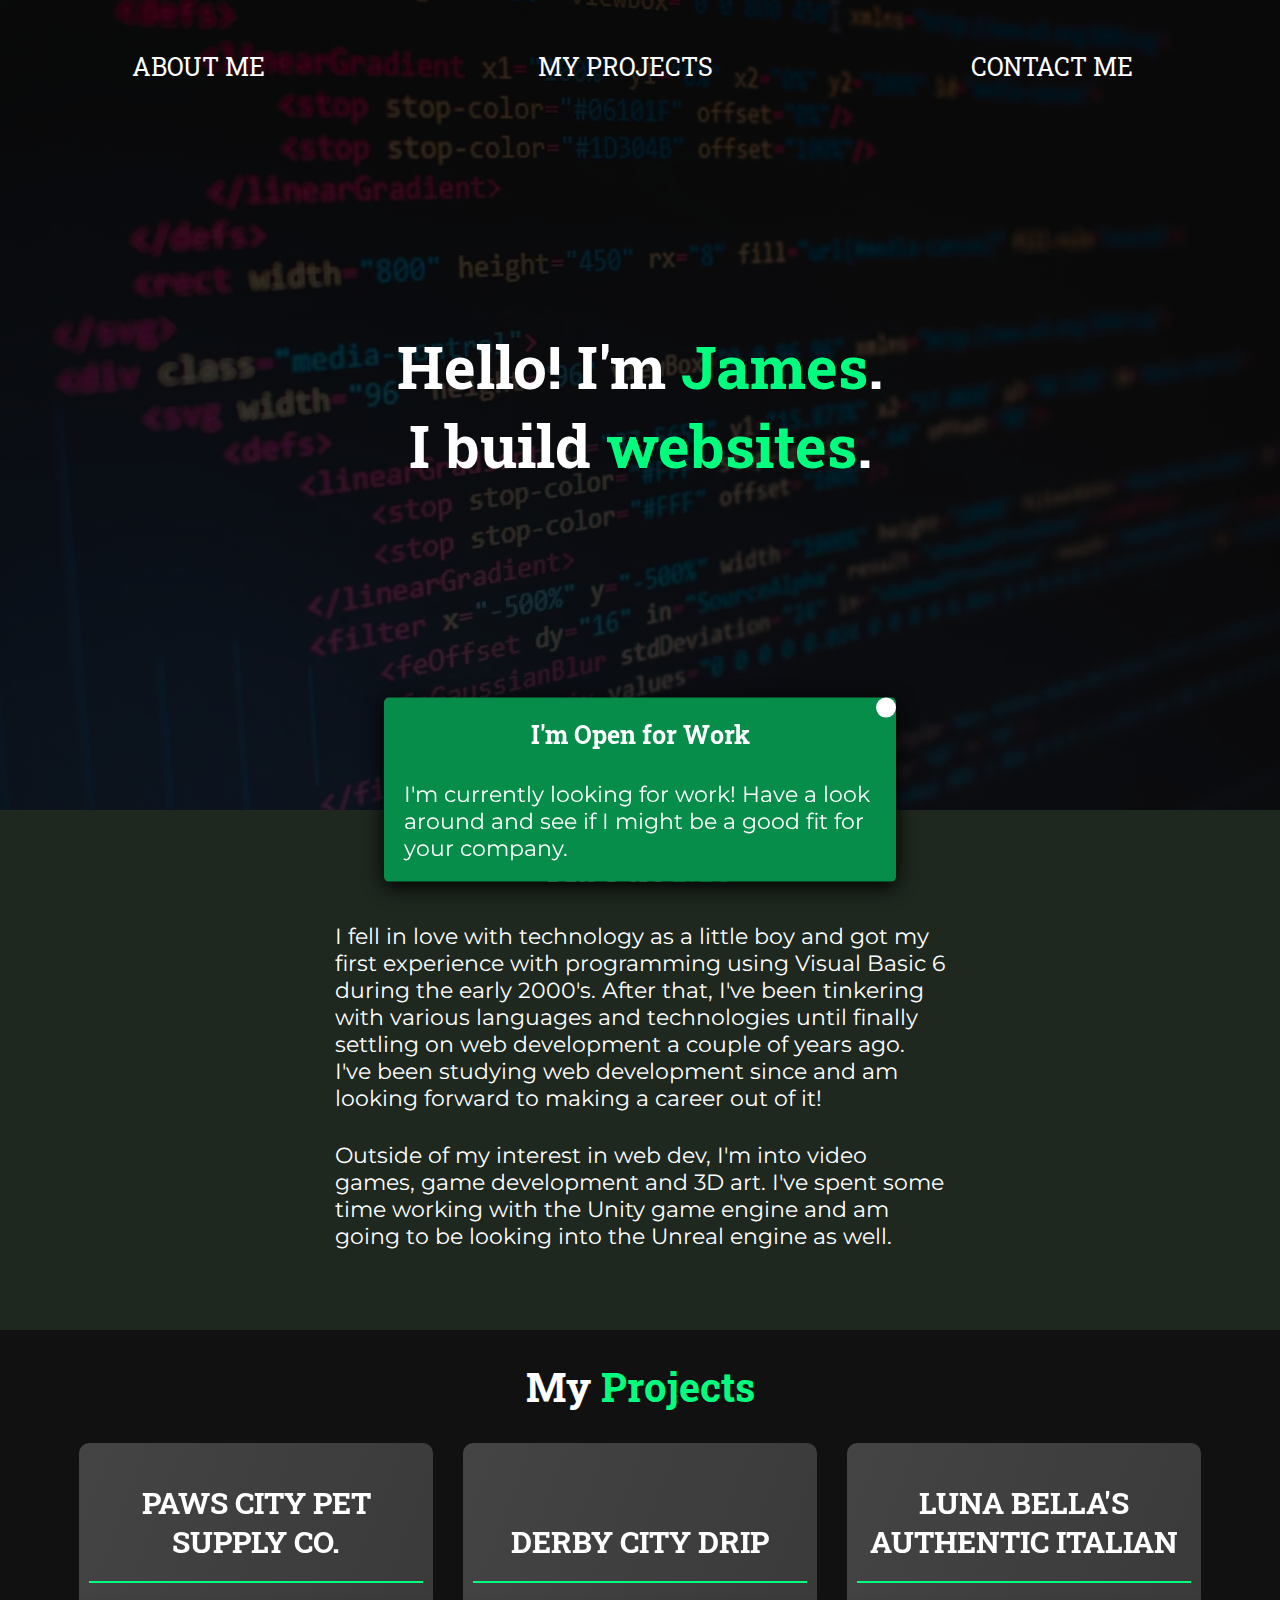
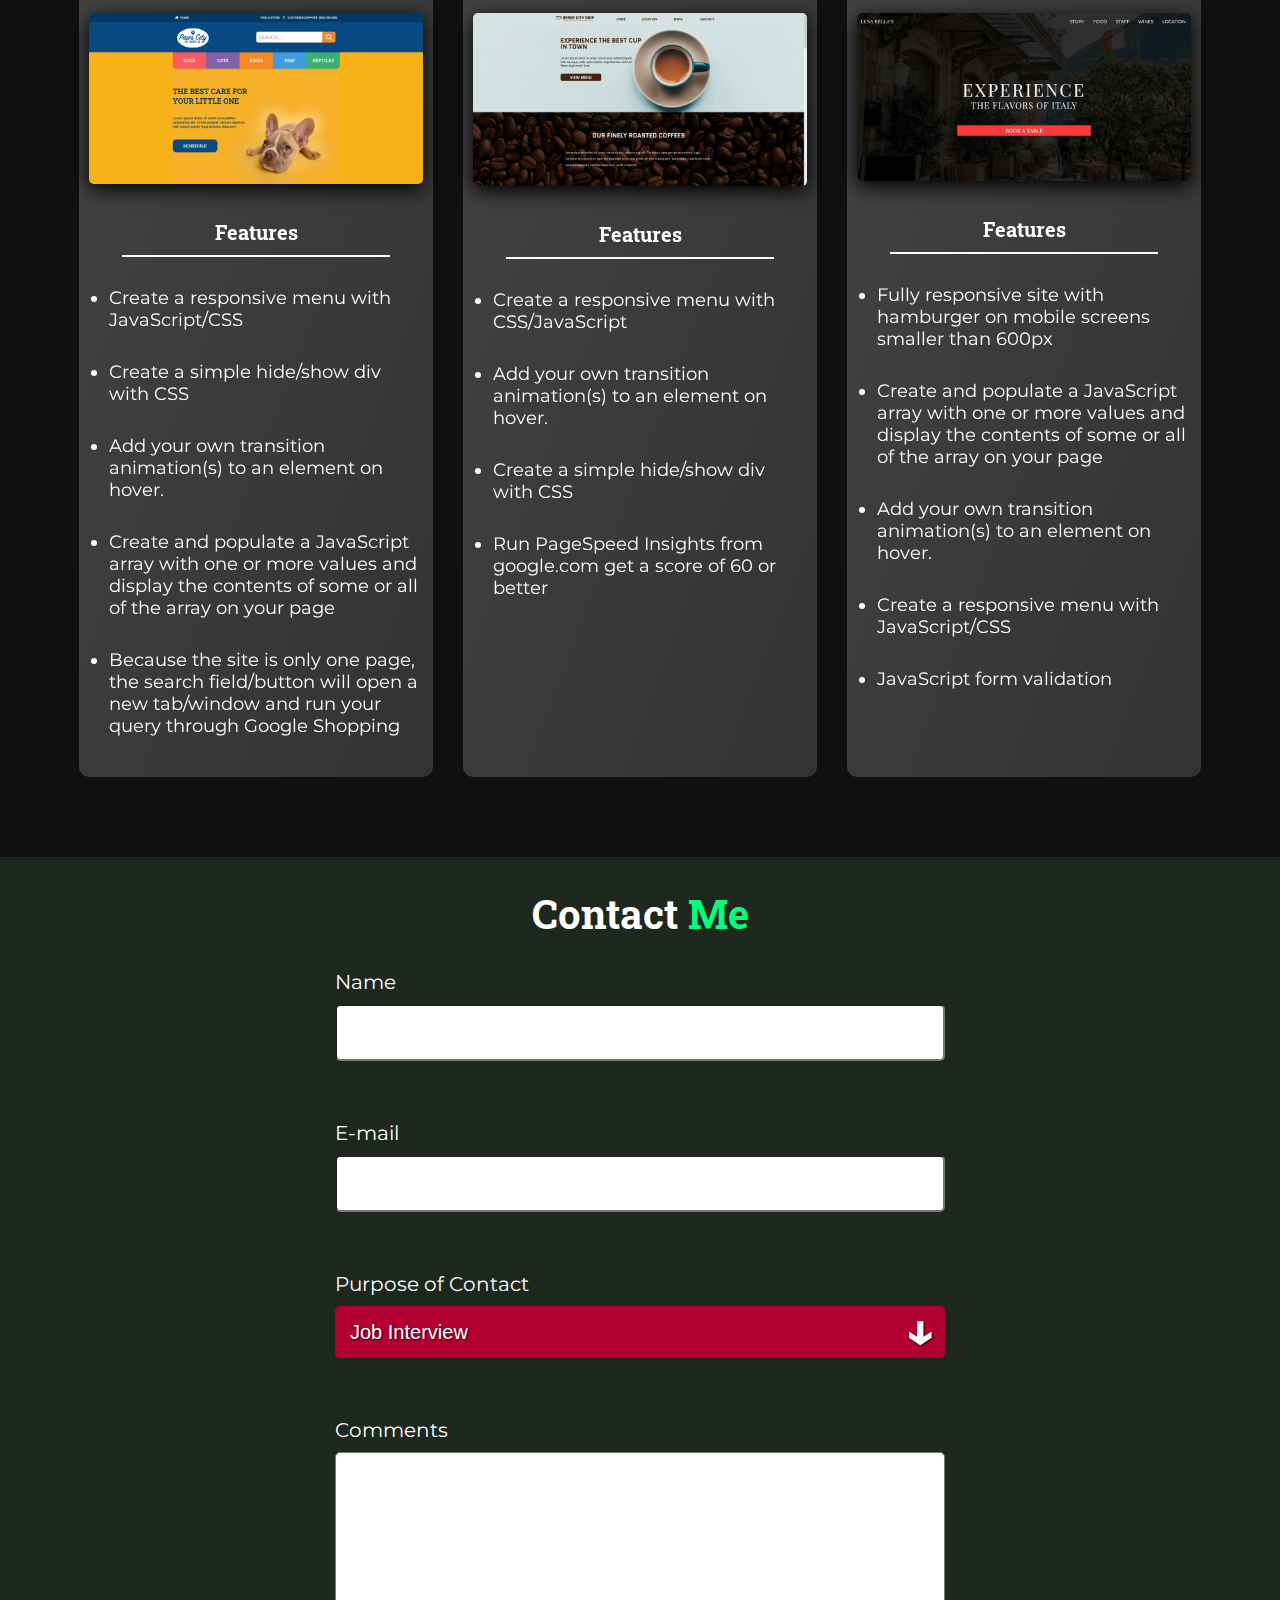
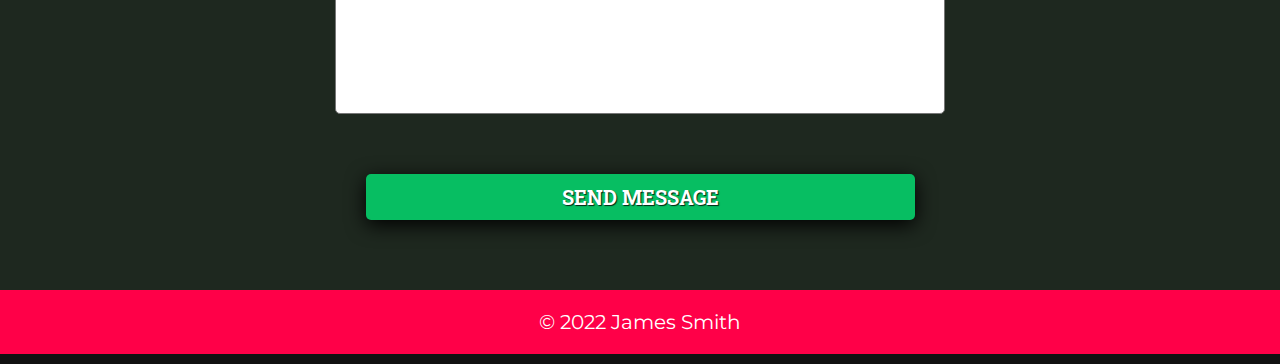
<file: index.html>
<!DOCTYPE html>
<html lang="en">
  <head>
    <meta charset="UTF-8" />
    <meta http-equiv="X-UA-Compatible" content="IE=edge" />
    <meta name="viewport" content="width=device-width, initial-scale=1.0" />

    <link rel="stylesheet" href="css/main.css" />
    <link
      rel="stylesheet"
      href="https://cdnjs.cloudflare.com/ajax/libs/font-awesome/6.2.0/css/all.min.css"
      integrity="sha512-xh6O/CkQoPOWDdYTDqeRdPCVd1SpvCA9XXcUnZS2FmJNp1coAFzvtCN9BmamE+4aHK8yyUHUSCcJHgXloTyT2A=="
      crossorigin="anonymous"
      referrerpolicy="no-referrer"
    />
    <link rel="preconnect" href="https://fonts.googleapis.com" />
    <link rel="preconnect" href="https://fonts.gstatic.com" crossorigin />
    <link
      href="https://fonts.googleapis.com/css2?family=Montserrat:ital,wght@0,100;0,400;0,600;0,900;1,400&family=Roboto+Slab:wght@400;600&display=swap"
      rel="stylesheet"
    />

    <title>Portfolio | Dev by James</title>
  </head>
  <body>
    <header class="hero">
      <div class="content">
        <div class="hamburger">
          <i class="fa-solid fa-bars"></i><i class="fa-solid fa-xmark"></i>
        </div>
        <nav class="main-nav">
          <ul>
            <li><a href="#about-me">About Me</a></li>
            <li><a href="#my-projects">My Projects</a></li>
            <li><a href="#contact-me">Contact Me</a></li>
          </ul>
        </nav>
        <h1>
          Hello! I'm <span class="colored-text">James</span>.<br />
          I build <span class="colored-text">websites</span>.
        </h1>
      </div>
    </header>
    <section class="about-me" id="about-me">
      <div class="content">
        <h2>About <span class="colored-text">Me</span></h2>
        <p>
          I fell in love with technology as a little boy and got my first
          experience with programming using Visual Basic 6 during the early
          2000's. After that, I've been tinkering with various languages and
          technologies until finally settling on web development a couple of
          years ago. I've been studying web development since and am looking
          forward to making a career out of it!
        </p>
        <p>
          Outside of my interest in web dev, I'm into video games, game
          development and 3D art. I've spent some time working with the Unity
          game engine and am going to be looking into the Unreal engine as well.
        </p>
      </div>
    </section>
    <section class="my-projects" id="my-projects">
      <div class="content">
        <h2>My <span class="colored-text">Projects</span></h2>
        <div class="projects-container">
          <div class="project-card">
            <div class="card-front">
              <h3>Paws City Pet Supply Co.</h3>
              <img
                srcset="
                  assets/images/paws-city-photo-sm.png  474w,
                  assets/images/paws-city-photo-md.png  766w,
                  assets/images/paws-city-photo-lg.png 1900w
                "
                sizes="(max-width:600px) 474px,
                       (min-width:601px) and (max-width:999px) 766px,
                       1900px"
                src="assets/images/paws-city-photo-sm.png"
                alt="A screenshot of the Paws City Pet Supply Co. website."
              />
              <h4>Features</h4>
              <ul>
                <li>Create a responsive menu with JavaScript/CSS</li>
                <li>Create a simple hide/show div with CSS</li>
                <li>
                  Add your own transition animation(s) to an element on hover.
                </li>
                <li>
                  Create and populate a JavaScript array with one or more values
                  and display the contents of some or all of the array on your
                  page
                </li>
                <li>
                  Because the site is only one page, the search field/button
                  will open a new tab/window and run your query through Google
                  Shopping
                </li>
              </ul>
            </div>
            <div class="card-back">
              <div class="links">
                <a
                  class="btn"
                  href="paws-city/index.html"
                  target="_blank"
                  rel="noopener noreferrer"
                  >View Site</a
                >
                <a
                  class="btn"
                  href="https://github.com/Kalebur/paws-city-pets"
                  target="_blank"
                  rel="noopener noreferrer"
                  >View GitHub Repo</a
                >
              </div>
            </div>
          </div>
          <div class="project-card">
            <div class="card-front">
              <h3>Derby City Drip</h3>
              <img
                srcset="
                  assets/images/derby-city-sm.png  390w,
                  assets/images/derby-city-md.png  702w,
                  assets/images/derby-city-lg.png 1900w
                "
                sizes="(max-width:600px) 390px,
                       (min-width:601px) and (max-width:999px) 702px,
                       1900px"
                src="assets/images/derby-city-sm.png"
                alt="A screenshot of the Derby City Drip website."
              />
              <h4>Features</h4>
              <ul>
                <li>Create a responsive menu with CSS/JavaScript</li>
                <li>
                  Add your own transition animation(s) to an element on hover.
                </li>
                <li>Create a simple hide/show div with CSS</li>
                <li>
                  Run PageSpeed Insights from google.com get a score of 60 or
                  better
                </li>
              </ul>
            </div>
            <div class="card-back">
              <div class="links">
                <a
                  class="btn"
                  href="derby-city-drip/index.html"
                  target="_blank"
                  rel="noopener noreferrer"
                  >View Site</a
                >
                <a
                  class="btn"
                  href="https://github.com/Kalebur/derby-city-drip"
                  target="_blank"
                  rel="noopener noreferrer"
                  >View GitHub Repo</a
                >
              </div>
            </div>
          </div>
          <div class="project-card">
            <div class="card-front">
              <h3>Luna Bella's Authentic Italian</h3>
              <img
                srcset="
                  assets/images/luna-sm.webp 442w,
                  assets/images/luna-md.webp 726w,
                  assets/images/luna-lg.webp 952w
                "
                sizes="(max-width:600px) 442px,
                       (min-width:601px) and (max-width:999px) 726px,
                       952px"
                src="assets/images/luna-sm.png"
                alt="A screenshot of the Luna Bella's Authentic Italian website."
              />
              <h4>Features</h4>
              <ul>
                <li>
                  Fully responsive site with hamburger on mobile screens smaller
                  than 600px
                </li>
                <li>
                  Create and populate a JavaScript array with one or more values
                  and display the contents of some or all of the array on your
                  page
                </li>
                <li>
                  Add your own transition animation(s) to an element on hover.
                </li>
                <li>Create a responsive menu with JavaScript/CSS</li>
                <li>JavaScript form validation</li>
              </ul>
            </div>
            <div class="card-back">
              <div class="links">
                <a
                  class="btn"
                  href="luna-bellas/index.html"
                  target="_blank"
                  rel="noopener noreferrer"
                  >View Site</a
                >
                <a
                  class="btn"
                  href="https://github.com/Kalebur/luna-bellas-authentic-italian"
                  target="_blank"
                  rel="noopener noreferrer"
                  >View GitHub Repo</a
                >
              </div>
            </div>
          </div>
        </div>
      </div>
    </section>
    <section class="contact-me" id="contact-me">
      <div class="content">
        <form action="javascript:void(0);" method="post">
          <h2>Contact <span class="colored-text">Me</span></h2>
          <div class="input-group">
            <label for="name">Name</label>
            <input
              type="text"
              name="name"
              id="name"
              spellcheck="false"
              autocomplete="name"
              required
            />
            <span class="validation-info"
              >Name must be at least 2 letters.</span
            >
          </div>
          <div class="input-group">
            <label for="email">E-mail</label>
            <input
              type="email"
              name="email"
              id="email"
              spellcheck="false"
              autocomplete="email"
              required
            />
            <span class="validation-info"
              >Please enter a valid e-mail address.</span
            >
          </div>
          <div class="input-group select-group">
            <div class="select-icon">&darr;</div>
            <label for="contact-reason">Purpose of Contact</label>
            <select name="contact-reason" id="contact-reason">
              <option value="job-interview">Job Interview</option>
              <option value="job-offer">Job Offer</option>
              <option value="general-comment">General Comment</option>
            </select>
          </div>
          <div class="input-group">
            <label for="comments">Comments</label>
            <textarea
              name="comments"
              id="comments"
              cols="30"
              rows="10"
              required
            ></textarea>
            <span class="validation-info"
              >Message must be at least 2 letters.</span
            >
          </div>
          <a class="btn" id="btn-send-message" href="#btn-send-message"
            ><span class="message-icon"
              ><i class="fa-solid fa-envelope"></i></span
            ><span class="btn-text">Send Message</span></a
          >
        </form>
      </div>
    </section>
    <div class="alert-box">
      <h3>I'm Open for Work</h3>
      <p>
        I'm currently looking for work! Have a look around and see if I might be
        a good fit for your company.
      </p>
      <div class="close-button"><i class="fa-solid fa-circle-xmark"></i></div>
    </div>
    <footer>&copy; 2022 James Smith</footer>
    <script src="index.js"></script>
  </body>
</html>
</file>
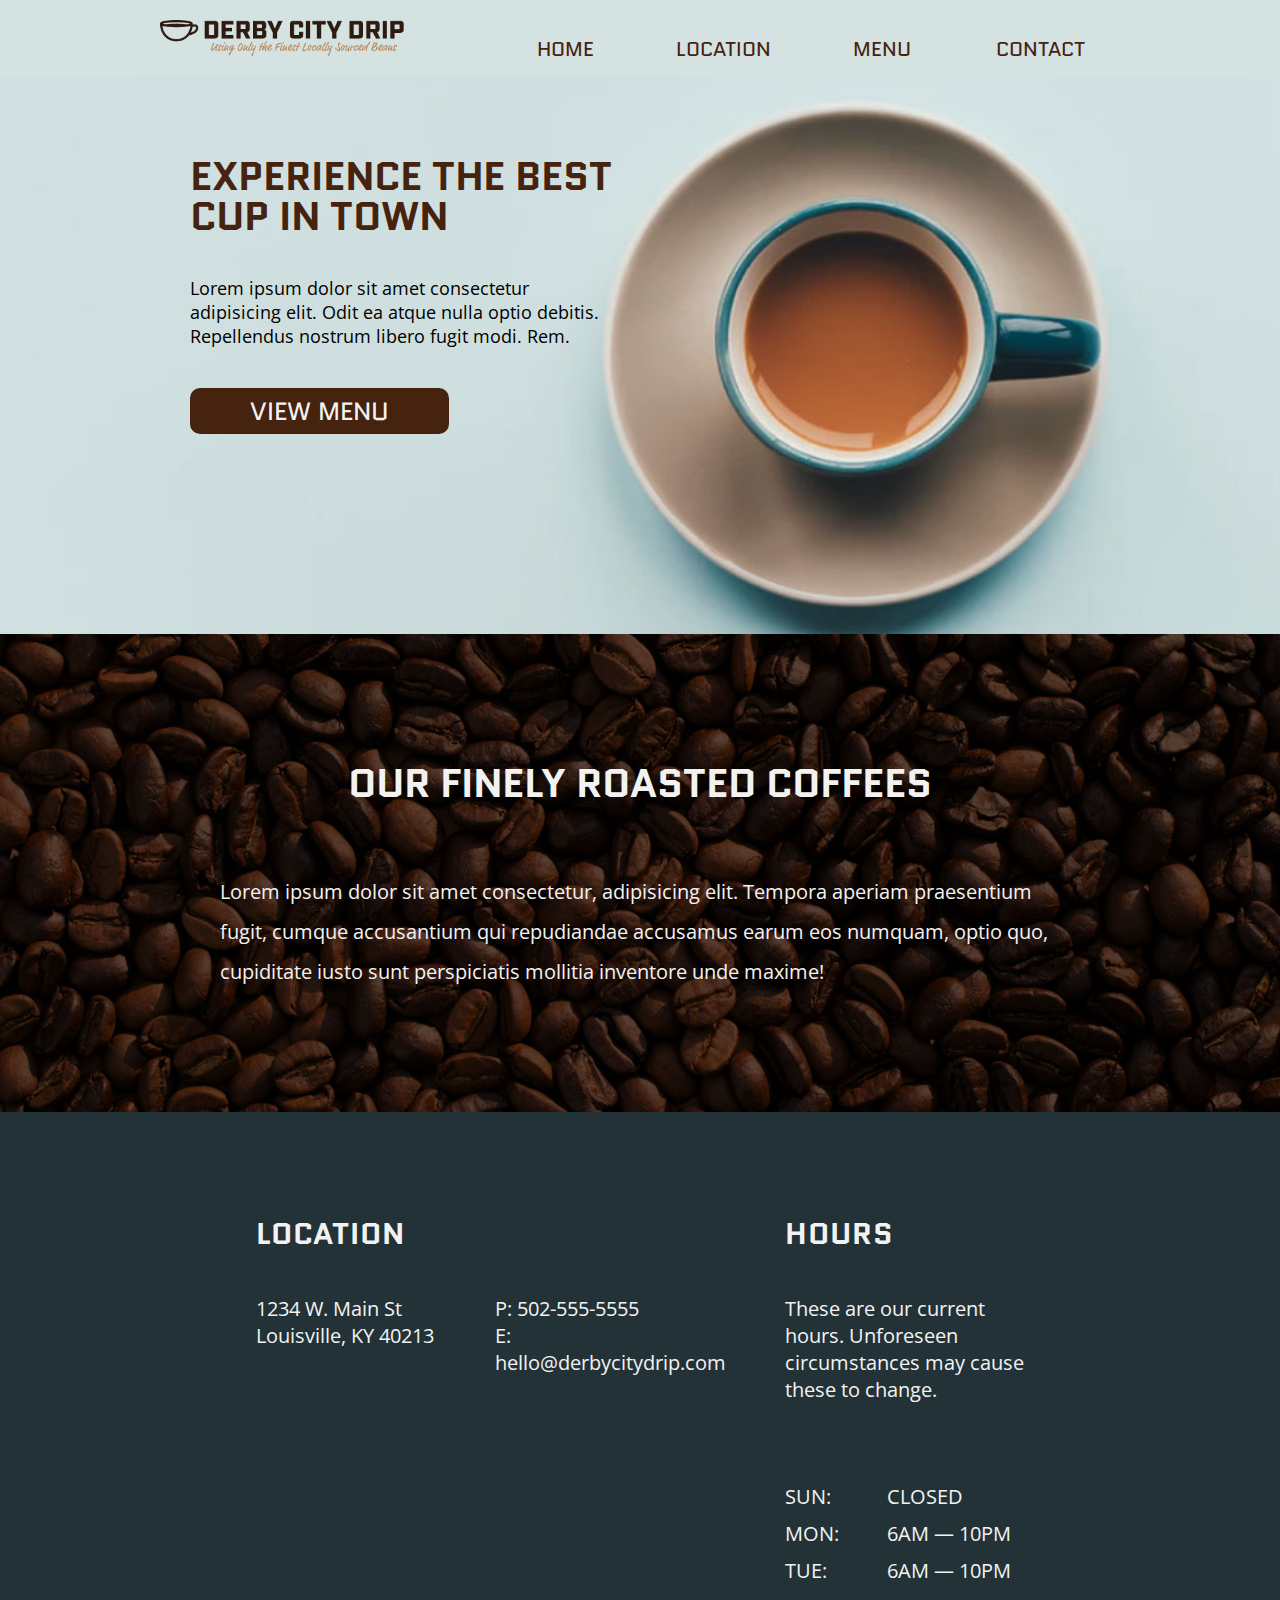
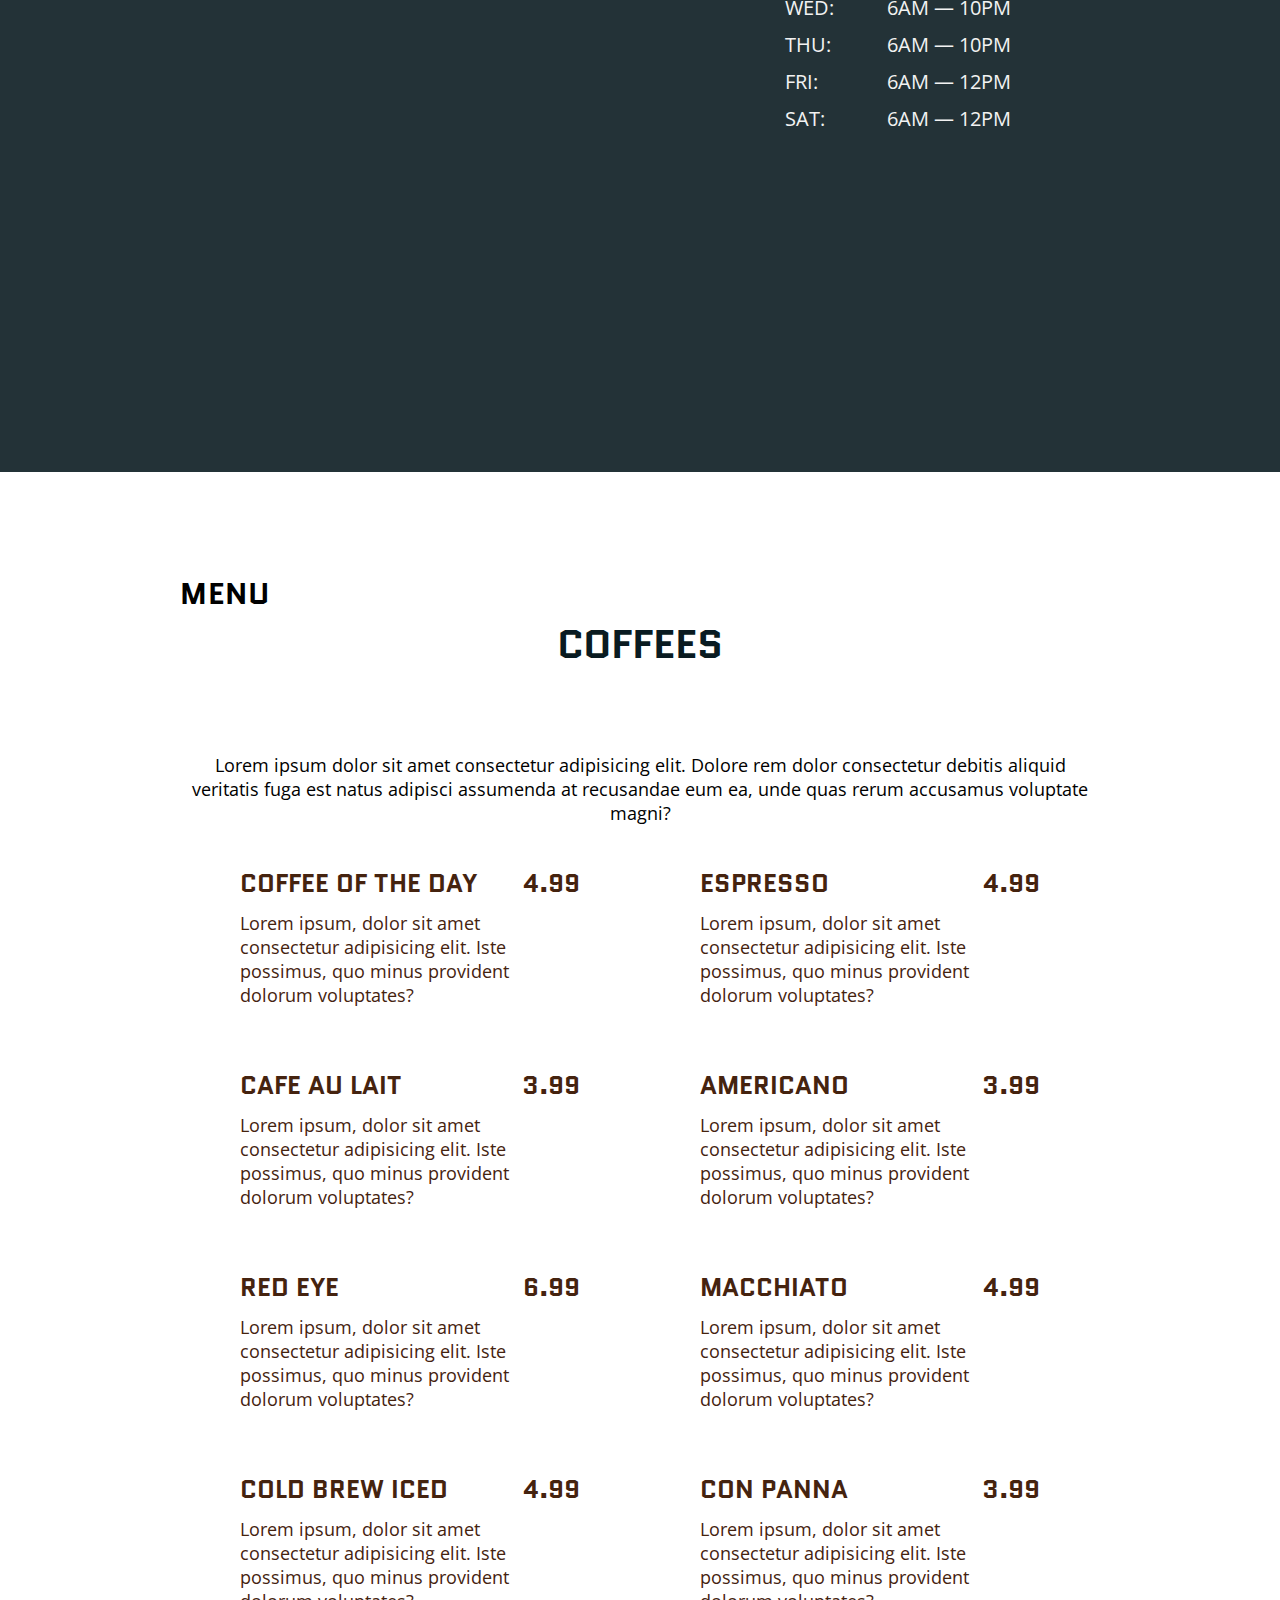
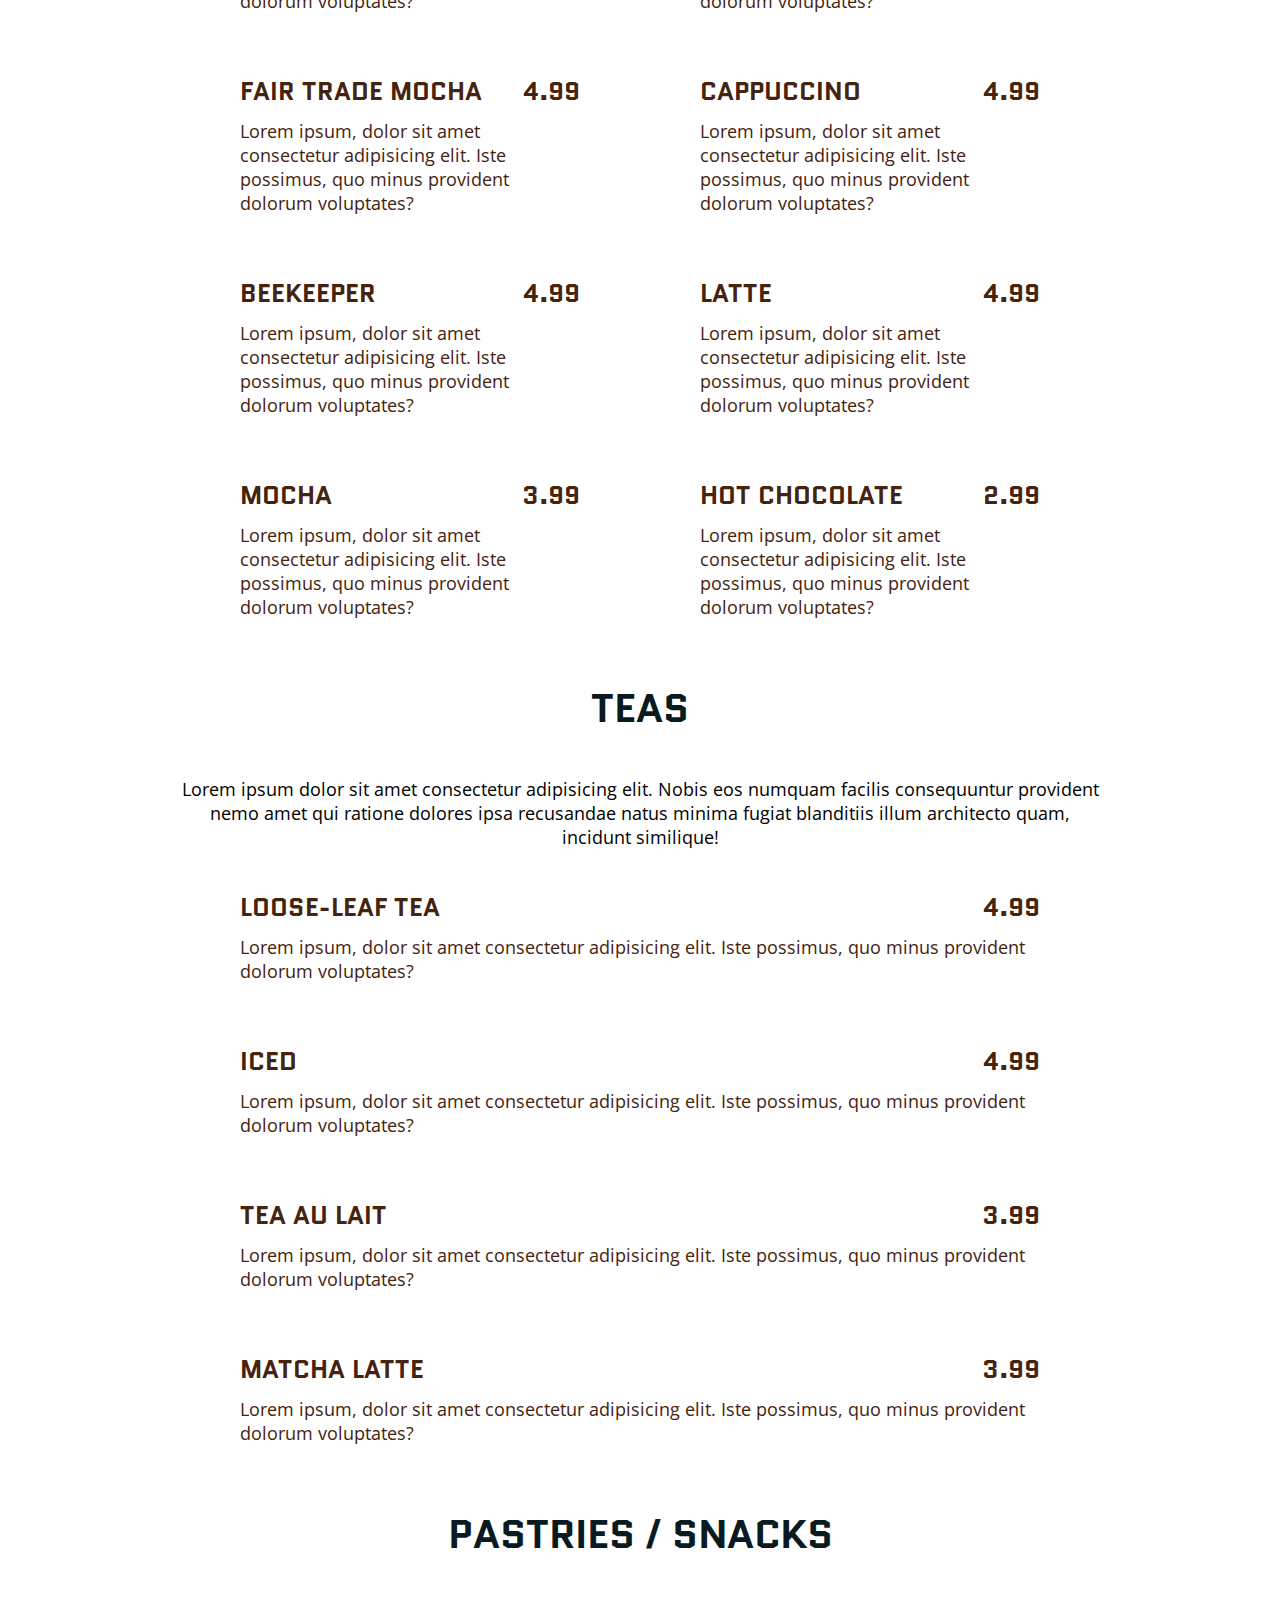
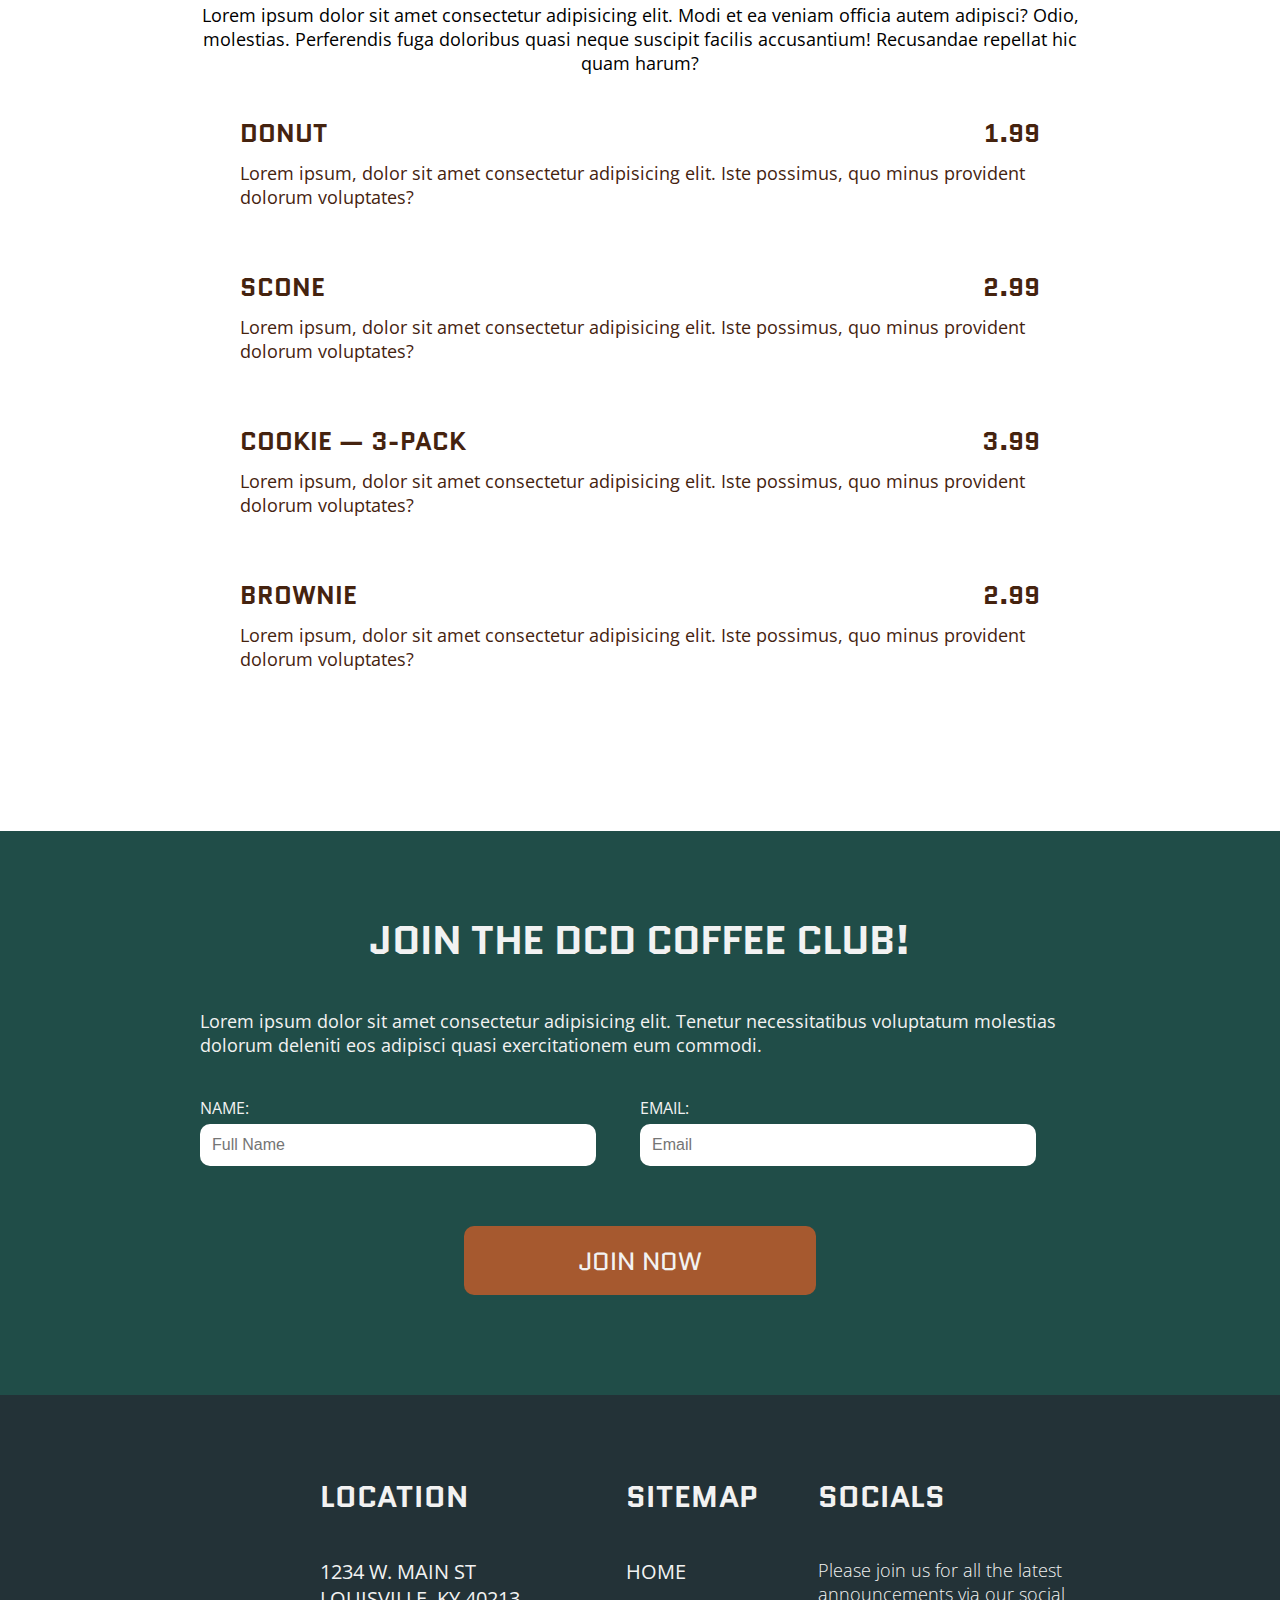
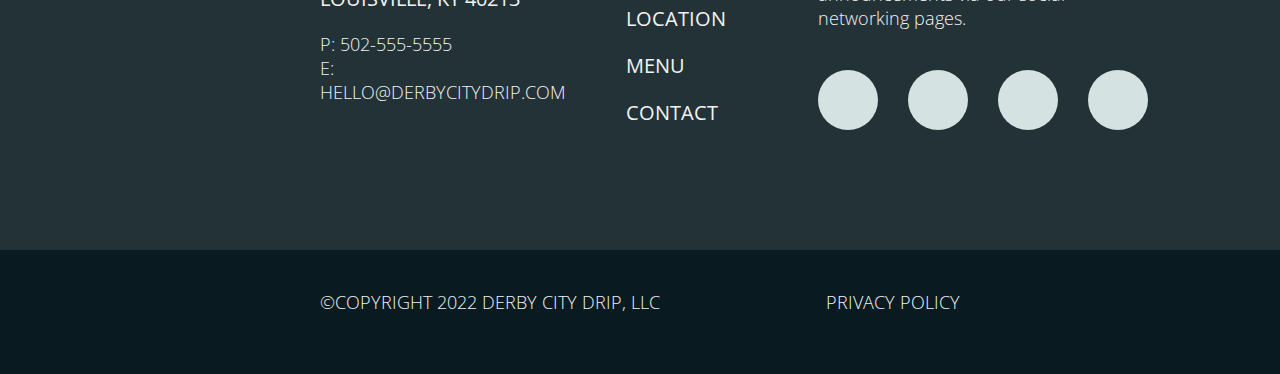
<file: derby-city-drip/index.html>
<!DOCTYPE html>
<html lang="en">
  <head>
    <meta charset="UTF-8" />
    <meta http-equiv="X-UA-Compatible" content="IE=edge" />
    <meta name="viewport" content="width=device-width, initial-scale=1.0" />
    <link rel="preconnect" href="https://fonts.googleapis.com" />
    <link rel="preconnect" href="https://fonts.gstatic.com" crossorigin />
    <link
      href="https://fonts.googleapis.com/css2?family=Open+Sans:ital@0;1&family=Quantico:wght@700&display=swap"
      rel="stylesheet"
    />
    <link
      rel="stylesheet"
      href="https://cdnjs.cloudflare.com/ajax/libs/font-awesome/6.2.0/css/all.min.css"
      integrity="sha512-xh6O/CkQoPOWDdYTDqeRdPCVd1SpvCA9XXcUnZS2FmJNp1coAFzvtCN9BmamE+4aHK8yyUHUSCcJHgXloTyT2A=="
      crossorigin="anonymous"
      referrerpolicy="no-referrer"
    />
    <link rel="stylesheet" href="css/styles.css" />

    <title>Derby City Drip</title>
  </head>
  <body>
    <header id="top">
      <div class="content-area">
        <div class="header-top">
          <img
            src="assets/logos/derbycitydrip-logo.png"
            alt="The logo for Derby City Drip coffee shop."
          />
          <i class="fa-solid fa-bars"></i>
        </div>
        <nav>
          <ul>
            <li class="nav-item">
              <a href="#top">Home</a>
            </li>
            <li class="nav-item">
              <a href="#location">Location</a>
            </li>
            <li class="nav-item">
              <a href="#menu">Menu</a>
            </li>
            <li class="nav-item">
              <a href="#contact">Contact</a>
            </li>
          </ul>
        </nav>
      </div>
    </header>
    <main>
      <section class="hero">
        <div class="content-area">
          <h1>Experience the best cup in town</h1>
          <p>
            Lorem ipsum dolor sit amet consectetur adipisicing elit. Odit ea
            atque nulla optio debitis. Repellendus nostrum libero fugit modi.
            Rem.
          </p>
          <a href="#menu" class="btn btn-brown">
            <span data-device="mobile">Order Online</span>
            <span data-device="tablet-plus">View Menu</span>
          </a>
        </div>
      </section>
      <section class="about-coffees">
        <div class="content-area">
          <h2>Our finely roasted coffees</h2>
          <p>
            Lorem ipsum dolor sit amet consectetur, adipisicing elit. Tempora
            aperiam praesentium fugit, cumque accusantium qui repudiandae
            accusamus earum eos numquam, optio quo, cupiditate iusto sunt
            perspiciatis mollitia inventore unde maxime!
          </p>
        </div>
      </section>
      <section class="hours-location" id="location">
        <div class="content-area">
          <div class="location-info">
            <h2>Location</h2>
            <div class="contact-info">
              <div>
                <p>1234 W. Main St</p>
                <p>Louisville, KY 40213</p>
              </div>

              <div>
                <p>P: 502-555-5555</p>
                <p>E: hello@derbycitydrip.com</p>
              </div>
            </div>
            <iframe
              src="https://www.google.com/maps/embed?pb=!1m18!1m12!1m3!1d3132.937089257635!2d-85.77348438436361!3d38.2577650919959!2m3!1f0!2f0!3f0!3m2!1i1024!2i768!4f13.1!3m3!1m2!1s0x88696d5e98652289%3A0x4cea203be805773!2s1234%20W%20Main%20St%2C%20Louisville%2C%20KY%2040203!5e0!3m2!1sen!2sus!4v1664256308000!5m2!1sen!2sus"
              style="border: 0"
              allowfullscreen=""
              loading="lazy"
              referrerpolicy="no-referrer-when-downgrade"
            ></iframe>
          </div>
          <div class="hours">
            <h2>Hours</h2>
            <p>
              These are our current hours. Unforeseen circumstances may cause
              these to change.
            </p>
            <div class="store-hours">
              <div class="weekdays">
                <p>SUN:</p>
                <p>MON:</p>
                <p>TUE:</p>
                <p>WED:</p>
                <p>THU:</p>
                <p>FRI:</p>
                <p>SAT:</p>
              </div>
              <div class="hours">
                <p>CLOSED</p>
                <p>
                  <time datetime="06:00">6AM</time> &mdash;
                  <time datetime="22:00">10PM</time>
                </p>
                <p>
                  <time datetime="06:00">6AM</time> &mdash;
                  <time datetime="22:00">10PM</time>
                </p>
                <p>
                  <time datetime="06:00">6AM</time> &mdash;
                  <time datetime="22:00">10PM</time>
                </p>
                <p>
                  <time datetime="06:00">6AM</time> &mdash;
                  <time datetime="22:00">10PM</time>
                </p>
                <p>
                  <time datetime="06:00">6AM</time> &mdash;
                  <time datetime="12:00">12PM</time>
                </p>
                <p>
                  <time datetime="06:00">6AM</time> &mdash;
                  <time datetime="12:00">12PM</time>
                </p>
              </div>
            </div>
          </div>
        </div>
      </section>
      <section class="menu" id="menu">
        <div class="content-area">
          <h2 class="sr-only">Menu</h2>
          <div class="coffees">
            <h3>Coffees</h3>
            <p>
              Lorem ipsum dolor sit amet consectetur adipisicing elit. Dolore
              rem dolor consectetur debitis aliquid veritatis fuga est natus
              adipisci assumenda at recusandae eum ea, unde quas rerum accusamus
              voluptate magni?
            </p>
            <!-- <ul></ul> -->
            <div class="menu-item">
              <h4 class="item-name">
                Coffee of the Day <span class="item-price">4.99</span>
              </h4>
              <p class="item-desc">
                Lorem ipsum, dolor sit amet consectetur adipisicing elit. Iste
                possimus, quo minus provident dolorum voluptates?
              </p>
            </div>
            <div class="menu-item">
              <h4 class="item-name">
                Espresso <span class="item-price">4.99</span>
              </h4>
              <p class="item-desc">
                Lorem ipsum, dolor sit amet consectetur adipisicing elit. Iste
                possimus, quo minus provident dolorum voluptates?
              </p>
            </div>
            <div class="menu-item">
              <h4 class="item-name">
                Cafe au Lait <span class="item-price">3.99</span>
              </h4>
              <p class="item-desc">
                Lorem ipsum, dolor sit amet consectetur adipisicing elit. Iste
                possimus, quo minus provident dolorum voluptates?
              </p>
            </div>
            <div class="menu-item">
              <h4 class="item-name">
                Americano <span class="item-price">3.99</span>
              </h4>
              <p class="item-desc">
                Lorem ipsum, dolor sit amet consectetur adipisicing elit. Iste
                possimus, quo minus provident dolorum voluptates?
              </p>
            </div>
            <div class="menu-item">
              <h4 class="item-name">
                Red Eye <span class="item-price">6.99</span>
              </h4>
              <p class="item-desc">
                Lorem ipsum, dolor sit amet consectetur adipisicing elit. Iste
                possimus, quo minus provident dolorum voluptates?
              </p>
            </div>
            <div class="menu-item">
              <h4 class="item-name">
                Macchiato <span class="item-price">4.99</span>
              </h4>
              <p class="item-desc">
                Lorem ipsum, dolor sit amet consectetur adipisicing elit. Iste
                possimus, quo minus provident dolorum voluptates?
              </p>
            </div>
            <div class="menu-item">
              <h4 class="item-name">
                Cold Brew Iced <span class="item-price">4.99</span>
              </h4>
              <p class="item-desc">
                Lorem ipsum, dolor sit amet consectetur adipisicing elit. Iste
                possimus, quo minus provident dolorum voluptates?
              </p>
            </div>
            <div class="menu-item">
              <h4 class="item-name">
                Con Panna <span class="item-price">3.99</span>
              </h4>
              <p class="item-desc">
                Lorem ipsum, dolor sit amet consectetur adipisicing elit. Iste
                possimus, quo minus provident dolorum voluptates?
              </p>
            </div>
            <div class="menu-item">
              <h4 class="item-name">
                Fair Trade Mocha <span class="item-price">4.99</span>
              </h4>
              <p class="item-desc">
                Lorem ipsum, dolor sit amet consectetur adipisicing elit. Iste
                possimus, quo minus provident dolorum voluptates?
              </p>
            </div>
            <div class="menu-item">
              <h4 class="item-name">
                Cappuccino <span class="item-price">4.99</span>
              </h4>
              <p class="item-desc">
                Lorem ipsum, dolor sit amet consectetur adipisicing elit. Iste
                possimus, quo minus provident dolorum voluptates?
              </p>
            </div>
            <div class="menu-item">
              <h4 class="item-name">
                Beekeeper <span class="item-price">4.99</span>
              </h4>
              <p class="item-desc">
                Lorem ipsum, dolor sit amet consectetur adipisicing elit. Iste
                possimus, quo minus provident dolorum voluptates?
              </p>
            </div>
            <div class="menu-item">
              <h4 class="item-name">
                Latte <span class="item-price">4.99</span>
              </h4>
              <p class="item-desc">
                Lorem ipsum, dolor sit amet consectetur adipisicing elit. Iste
                possimus, quo minus provident dolorum voluptates?
              </p>
            </div>
            <div class="menu-item">
              <h4 class="item-name">
                Mocha <span class="item-price">3.99</span>
              </h4>
              <p class="item-desc">
                Lorem ipsum, dolor sit amet consectetur adipisicing elit. Iste
                possimus, quo minus provident dolorum voluptates?
              </p>
            </div>
            <div class="menu-item">
              <h4 class="item-name">
                Hot Chocolate <span class="item-price">2.99</span>
              </h4>
              <p class="item-desc">
                Lorem ipsum, dolor sit amet consectetur adipisicing elit. Iste
                possimus, quo minus provident dolorum voluptates?
              </p>
            </div>
          </div>
          <div class="teas">
            <h3>Teas</h3>
            <p>
              Lorem ipsum dolor sit amet consectetur adipisicing elit. Nobis eos
              numquam facilis consequuntur provident nemo amet qui ratione
              dolores ipsa recusandae natus minima fugiat blanditiis illum
              architecto quam, incidunt similique!
            </p>
            <div class="menu-item">
              <h4 class="item-name">
                Loose-Leaf Tea <span class="item-price">4.99</span>
              </h4>
              <p class="item-desc">
                Lorem ipsum, dolor sit amet consectetur adipisicing elit. Iste
                possimus, quo minus provident dolorum voluptates?
              </p>
            </div>
            <div class="menu-item">
              <h4 class="item-name">
                Iced <span class="item-price">4.99</span>
              </h4>
              <p class="item-desc">
                Lorem ipsum, dolor sit amet consectetur adipisicing elit. Iste
                possimus, quo minus provident dolorum voluptates?
              </p>
            </div>
            <div class="menu-item">
              <h4 class="item-name">
                Tea au Lait <span class="item-price">3.99</span>
              </h4>
              <p class="item-desc">
                Lorem ipsum, dolor sit amet consectetur adipisicing elit. Iste
                possimus, quo minus provident dolorum voluptates?
              </p>
            </div>
            <div class="menu-item">
              <h4 class="item-name">
                Matcha Latte <span class="item-price">3.99</span>
              </h4>
              <p class="item-desc">
                Lorem ipsum, dolor sit amet consectetur adipisicing elit. Iste
                possimus, quo minus provident dolorum voluptates?
              </p>
            </div>
          </div>
          <div class="snacks">
            <h3>Pastries / Snacks</h3>
            <p>
              Lorem ipsum dolor sit amet consectetur adipisicing elit. Modi et
              ea veniam officia autem adipisci? Odio, molestias. Perferendis
              fuga doloribus quasi neque suscipit facilis accusantium!
              Recusandae repellat hic quam harum?
            </p>
          </div>
          <div class="menu-item">
            <h4 class="item-name">
              Donut <span class="item-price">1.99</span>
            </h4>
            <p class="item-desc">
              Lorem ipsum, dolor sit amet consectetur adipisicing elit. Iste
              possimus, quo minus provident dolorum voluptates?
            </p>
          </div>
          <div class="menu-item">
            <h4 class="item-name">
              Scone <span class="item-price">2.99</span>
            </h4>
            <p class="item-desc">
              Lorem ipsum, dolor sit amet consectetur adipisicing elit. Iste
              possimus, quo minus provident dolorum voluptates?
            </p>
          </div>
          <div class="menu-item">
            <h4 class="item-name">
              Cookie &mdash; 3-Pack <span class="item-price">3.99</span>
            </h4>
            <p class="item-desc">
              Lorem ipsum, dolor sit amet consectetur adipisicing elit. Iste
              possimus, quo minus provident dolorum voluptates?
            </p>
          </div>
          <div class="menu-item">
            <h4 class="item-name">
              Brownie <span class="item-price">2.99</span>
            </h4>
            <p class="item-desc">
              Lorem ipsum, dolor sit amet consectetur adipisicing elit. Iste
              possimus, quo minus provident dolorum voluptates?
            </p>
          </div>
        </div>
      </section>
      <section class="coffee-club">
        <div class="content-area">
          <h2>Join the DCD Coffee Club!</h2>
          <p>
            Lorem ipsum dolor sit amet consectetur adipisicing elit. Tenetur
            necessitatibus voluptatum molestias dolorum deleniti eos adipisci
            quasi exercitationem eum commodi.
          </p>
          <form action="javascript:void(0);" class="sign-up-form">
            <label for="full-name">
              Name:
              <input
                type="text"
                name="full-name"
                id="full-name"
                placeholder="Full Name"
                autocomplete="name"
                required
              />
            </label>
            <label for="email">
              Email:
              <input
                type="email"
                name="email"
                id="email"
                placeholder="Email"
                autocomplete="email"
                required
              />
            </label>
            <button class="btn" type="submit">Join Now</button>
          </form>
        </div>
      </section>
    </main>
    <footer>
      <div class="content-area">
        <div class="footer-top" id="contact">
          <div class="location-info">
            <h2>Location</h2>
            <address>
              1234 W. Main St<br />
              Louisville, KY 40213

              <p>P: 502-555-5555</p>
              <p>E: hello@derbycitydrip.com</p>
            </address>
          </div>
          <div class="sitemap">
            <h2>Sitemap</h2>
            <nav aria-label="site">
              <a href="#top">Home</a><a href="#location">Location</a
              ><a href="#menu">Menu</a><a href="#contact">Contact</a>
            </nav>
          </div>
          <div class="social-links">
            <h2>Socials</h2>
            <p>
              Please join us for all the latest announcements via our social
              networking pages.
            </p>
            <div class="social-icons">
              <a href="" class="social-icon"
                ><i class="fa-brands fa-facebook-f"></i
              ></a>
              <a href="" class="social-icon"
                ><i class="fa-brands fa-twitter"></i
              ></a>
              <a href="" class="social-icon"
                ><i class="fa-brands fa-linkedin-in"></i
              ></a>
              <a href="" class="social-icon"
                ><i class="fa-brands fa-tiktok"></i
              ></a>
            </div>
          </div>
        </div>
        <div class="footer-bottom">
          <div class="content-area">
            <p>&copy;Copyright 2022 Derby City Drip, LLC</p>
            <p><a href="#">Privacy Policy</a></p>
          </div>
        </div>
      </div>
    </footer>
    <script src="index.js"></script>
  </body>
</html>
</file>
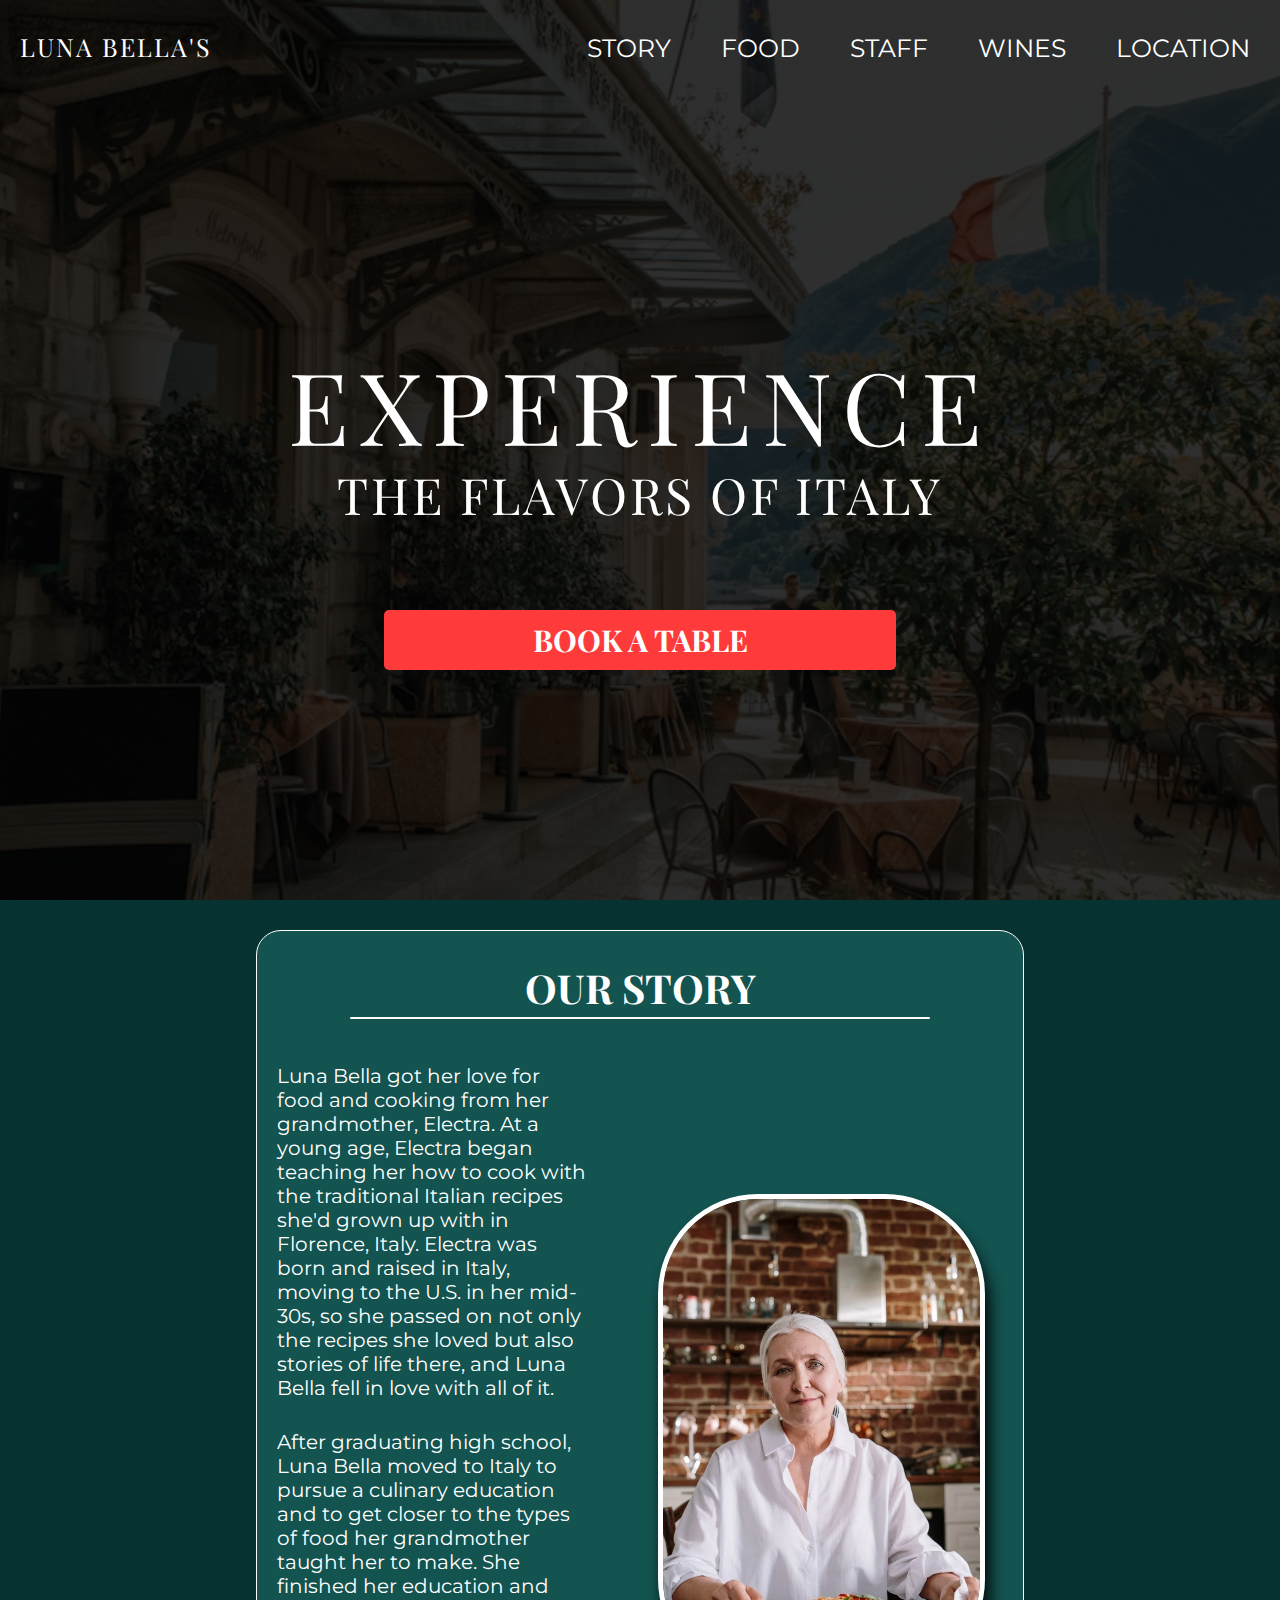
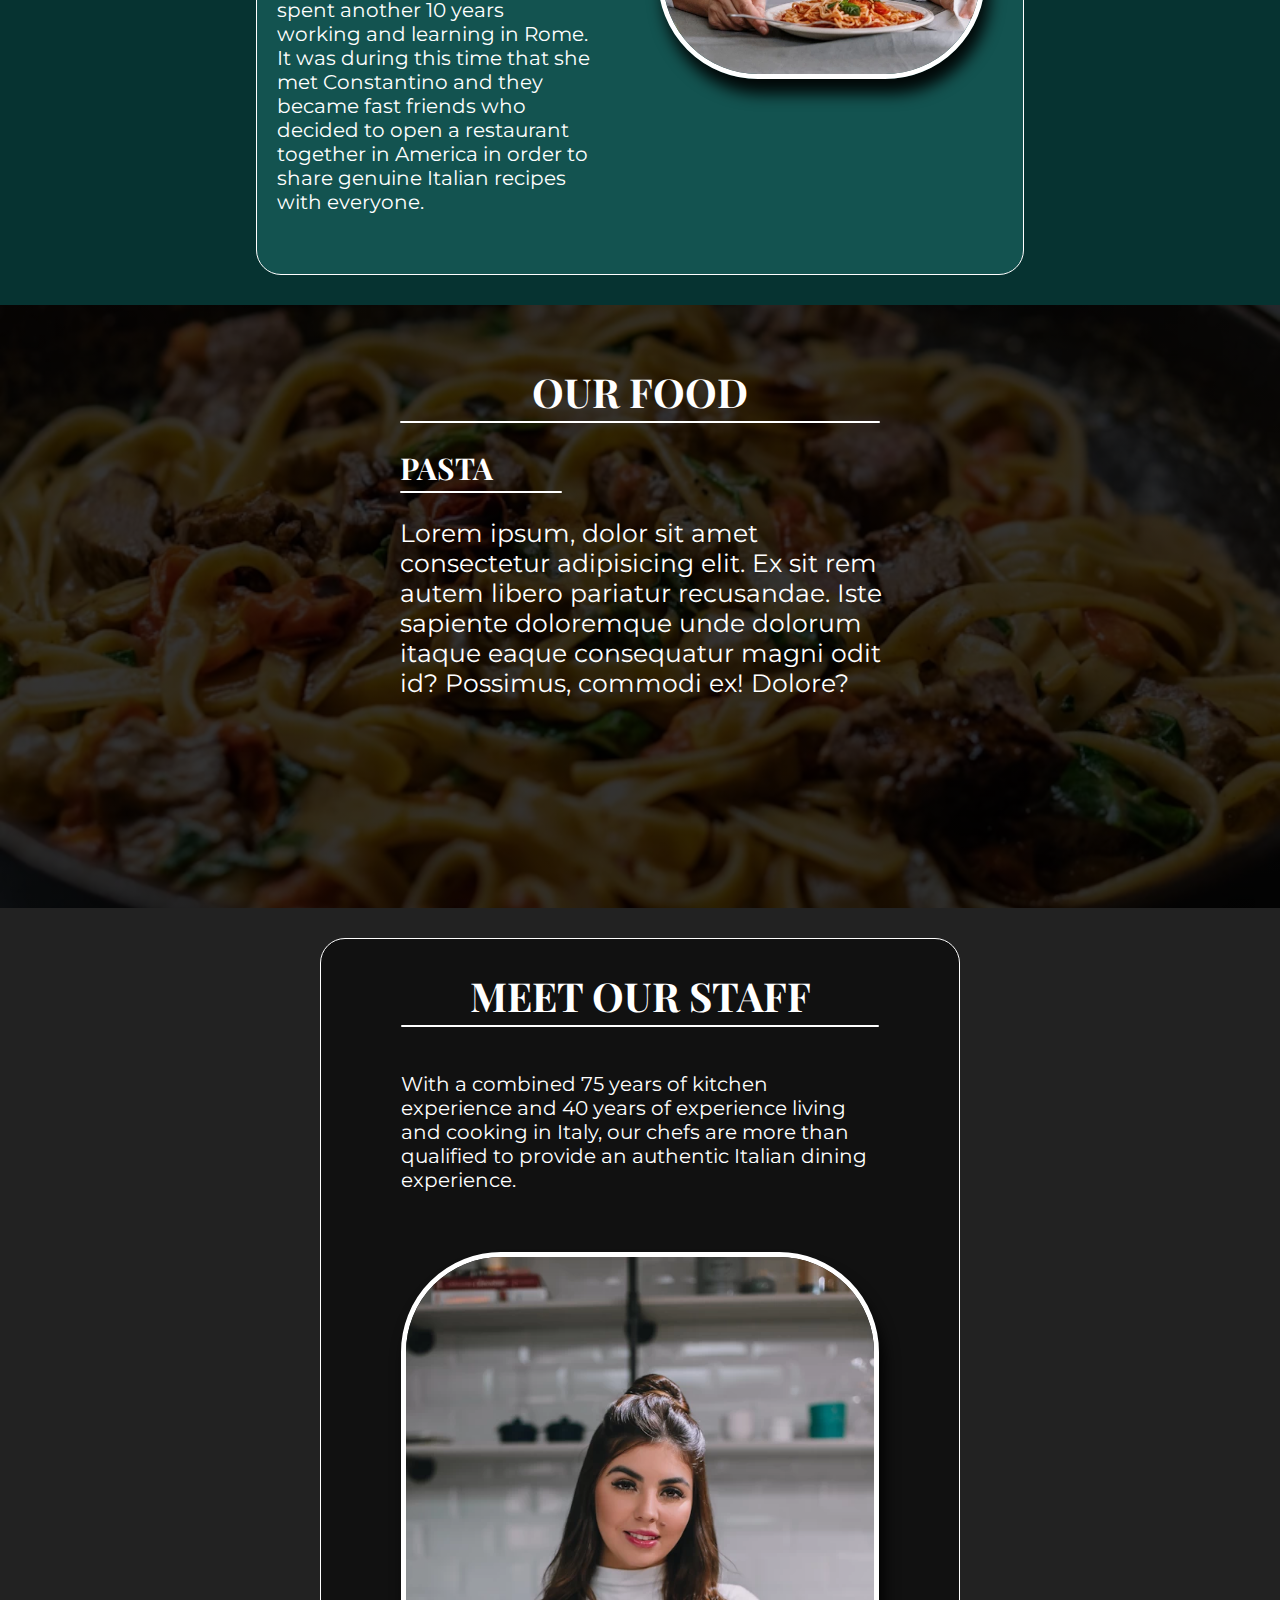
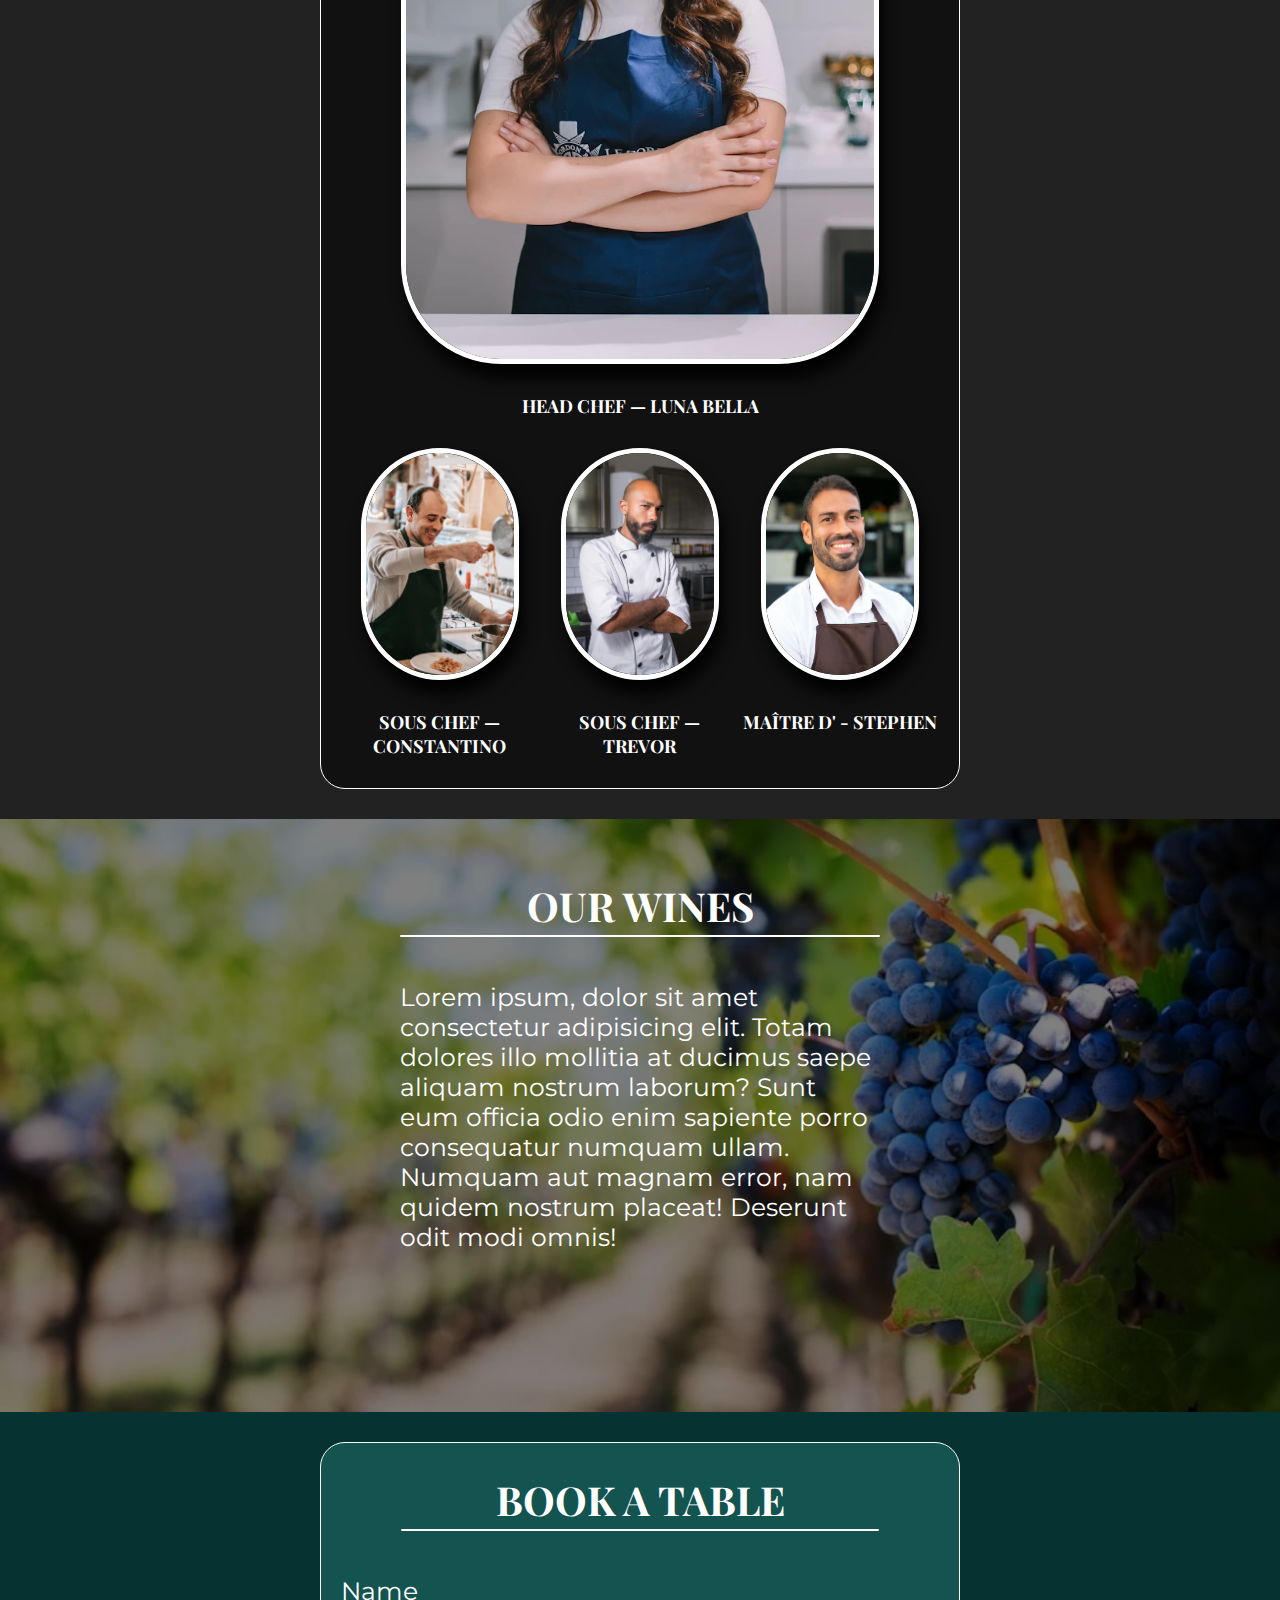
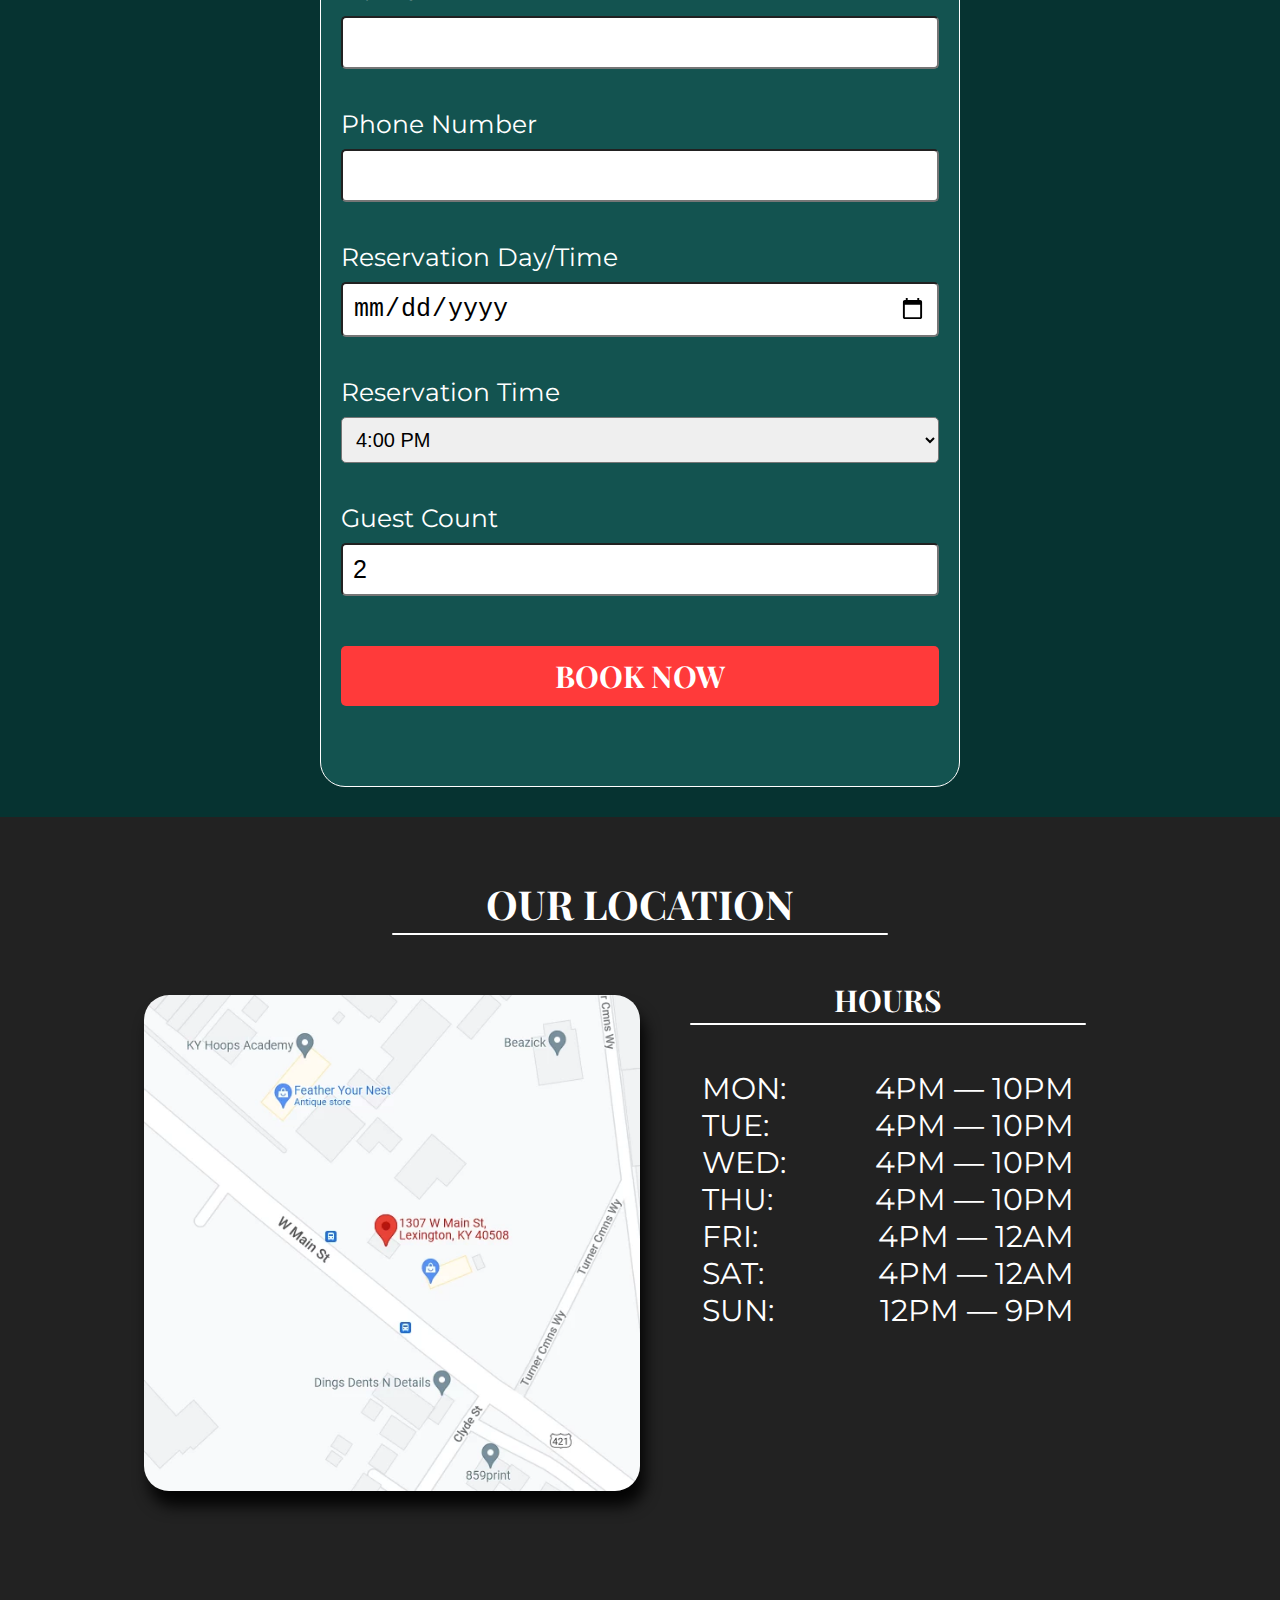
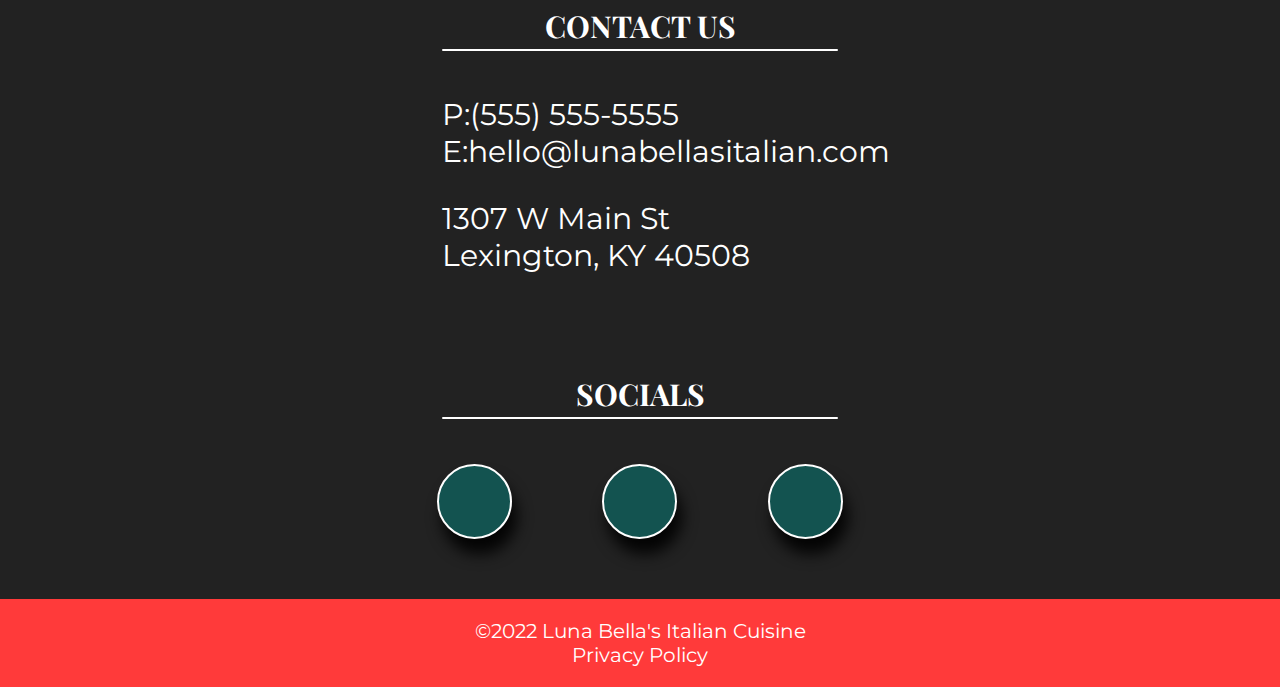
<file: luna-bellas/index.html>
<!DOCTYPE html>
<html lang="en">
  <head>
    <meta charset="UTF-8" />
    <meta http-equiv="X-UA-Compatible" content="IE=edge" />
    <meta name="viewport" content="width=device-width, initial-scale=1.0" />
    <title>Luna Bella's Authentic Italian</title>
    <link
      rel="stylesheet"
      href="https://cdnjs.cloudflare.com/ajax/libs/font-awesome/6.2.0/css/all.min.css"
      integrity="sha512-xh6O/CkQoPOWDdYTDqeRdPCVd1SpvCA9XXcUnZS2FmJNp1coAFzvtCN9BmamE+4aHK8yyUHUSCcJHgXloTyT2A=="
      crossorigin="anonymous"
      referrerpolicy="no-referrer"
    />
    <link rel="preconnect" href="https://fonts.googleapis.com" />
    <link rel="preconnect" href="https://fonts.gstatic.com" crossorigin />
    <link
      href="https://fonts.googleapis.com/css2?family=Montserrat:wght@100;400&family=Playfair+Display:wght@400;600&display=swap"
      rel="stylesheet"
    />
    <link rel="stylesheet" href="css/main.css" />
  </head>
  <body>
    <div class="modal">
      <div class="content">
        <h2>Luna Bella's</h2>
        <p>Thank you for your reservation, <span id="customer-name"></span>!</p>
        <p>
          Your table for <span id="num-guests"></span> has been reserved for
          <span id="reservation-date"></span> at
          <span id="reserve-time"></span>. We look forward to serving you!
        </p>
        <p>
          Changes to the number of guests on your reservation can be made for
          the next 24 hours. For any additional questions or cancellations,
          please call us at (555) 555-5555.
        </p>
        <a href="javascript:void(0);" class="btn" id="btn-modal-close"
          >Close Window</a
        >
      </div>
    </div>
    <header id="top" class="no-js">
      <div class="logo-nav no-js">
        <p class="logo">Luna Bella's</p>
        <nav class="main-nav" aria-expanded="false" role="navigation">
          <i class="fa-solid fa-bars hamburger"></i>
          <i class="fa-solid fa-xmark close-btn"></i>
          <ul>
            <li class="nav-link"><a href="#story">Story</a></li>
            <li class="nav-link"><a href="#food">Food</a></li>
            <li class="nav-link"><a href="#staff">Staff</a></li>
            <li class="nav-link"><a href="#wines">Wines</a></li>
            <li class="nav-link"><a href="#location">Location</a></li>
          </ul>
        </nav>
      </div>
      <h1>Experience <span class="subheader">the flavors of Italy</span></h1>
      <a href="#book-now" class="btn">Book a Table</a>
    </header>
    <section class="our-story" id="story">
      <div class="content">
        <h2>Our Story</h2>
        <div class="story-text">
          <p>
            Luna Bella got her love for food and cooking from her grandmother,
            Electra. At a young age, Electra began teaching her how to cook with
            the traditional Italian recipes she'd grown up with in Florence,
            Italy. Electra was born and raised in Italy, moving to the U.S. in
            her mid-30s, so she passed on not only the recipes she loved but
            also stories of life there, and Luna Bella fell in love with all of
            it.
          </p>
          <p>
            After graduating high school, Luna Bella moved to Italy to pursue a
            culinary education and to get closer to the types of food her
            grandmother taught her to make. She finished her education and spent
            another 10 years working and learning in Rome. It was during this
            time that she met Constantino and they became fast friends who
            decided to open a restaurant together in America in order to share
            genuine Italian recipes with everyone.
          </p>
        </div>
        <img
          src="assets/images/grandma.webp"
          alt="Luna Bella's grandmother, Electra"
        />
      </div>
    </section>
    <section class="our-food" id="food">
      <div class="content">
        <h2>Our Food</h2>
        <h3 class="food-type">Pasta</h3>
        <p class="food-desc">
          Lorem ipsum, dolor sit amet consectetur adipisicing elit. Ex sit rem
          autem libero pariatur recusandae. Iste sapiente doloremque unde
          dolorum itaque eaque consequatur magni odit id? Possimus, commodi ex!
          Dolore?
        </p>
        <div class="switcher-buttons">
          <button data-food-index="0" class="switcher-button active">
            <span class="sr-only">Show Pasta Info</span>
          </button>
          <button data-food-index="1" class="switcher-button">
            <span class="sr-only">Show Pizza Info</span>
          </button>
          <button data-food-index="2" class="switcher-button">
            <span class="sr-only">Show Soups Info</span>
          </button>
          <button data-food-index="3" class="switcher-button">
            <span class="sr-only">Show Breads Info</span>
          </button>
          <button data-food-index="4" class="switcher-button">
            <span class="sr-only">Show Desserts Info</span>
          </button>
        </div>
        <button class="btn-chevron prev-food">
          <i class="fa-solid fa-chevron-left"></i></button
        ><button class="btn-chevron next-food">
          <i class="fa-solid fa-chevron-right"></i>
        </button>
      </div>
    </section>
    <section class="our-staff" id="staff">
      <div class="content">
        <h2>Meet Our Staff</h2>
        <p>
          With a combined 75 years of kitchen experience and 40 years of
          experience living and cooking in Italy, our chefs are more than
          qualified to provide an authentic Italian dining experience.
        </p>
        <div class="staff-container">
          <div class="staff-card">
            <img
              src="assets/images/luna-bella.webp"
              alt="Head chef, Luna Bella, in the kitchen."
            />
            <h3>Head Chef &mdash; Luna Bella</h3>
          </div>
          <div class="staff-card">
            <img
              src="assets/images/constantino.webp"
              alt="Sous Chef, Constantino, plating up some spaghetti."
            />
            <h3>Sous Chef &mdash; Constantino</h3>
          </div>
          <div class="staff-card">
            <img
              src="assets/images/trevor.webp"
              alt="Sous Chef, Trevor, in the kitchen"
            />
            <h3>Sous Chef &mdash; Trevor</h3>
          </div>
          <div class="staff-card">
            <img
              src="assets/images/stephen.webp"
              alt="Stephen, the restaurant's Maître d'"
            />
            <h3>Maître d' - Stephen</h3>
          </div>
        </div>
      </div>
    </section>
    <section class="our-wines" id="wines">
      <div class="content">
        <h2>Our Wines</h2>
        <p>
          Lorem ipsum, dolor sit amet consectetur adipisicing elit. Totam
          dolores illo mollitia at ducimus saepe aliquam nostrum laborum? Sunt
          eum officia odio enim sapiente porro consequatur numquam ullam.
          Numquam aut magnam error, nam quidem nostrum placeat! Deserunt odit
          modi omnis!
        </p>
      </div>
    </section>
    <section class="book-now" id="book-now">
      <div class="content">
        <h2>Book a Table</h2>
        <form action="">
          <p class="input-group">
            <label for="name">Name</label>
            <input id="name" type="text" name="name" autocomplete="name" />
            <small>Name must be at least 2 letters long.</small>
          </p>
          <p class="input-group">
            <label for="tel">Phone Number</label>
            <input id="tel" type="tel" name="tel" autocomplete="tel" />
            <small
              >Please enter a valid telephone number (e.g. (555)
              555-5555)</small
            >
          </p>
          <p class="input-group">
            <label for="date">Reservation Day/Time</label>
            <input id="date" type="date" name="date" autocomplete="off" />
            <small
              >Reservations must be made
              <strong>two (2) days in advance.</strong></small
            >
          </p>
          <p class="input-group">
            <label for="reservation-time">Reservation Time</label>
            <select name="reservation-time" id="reservation-time"></select>
          </p>
          <p class="input-group">
            <label for="guest-count">Guest Count</label>
            <input
              type="number"
              autocomplete="off"
              min="2"
              max="20"
              value="2"
              name="guest-count"
              id="guest-count"
            />
          </p>
          <button class="btn" id="btn-book">Book Now</button>
        </form>
      </div>
    </section>
    <section class="contact-info" id="location">
      <div class="content">
        <h2>Our Location</h2>
        <div class="contact-container">
          <img
            src="assets/images/luna-bellas-loc.webp"
            alt="Location of Luna Bella's on Google maps"
          />
          <div class="hours">
            <h3>Hours</h3>
            <p>mon:<span class="time">4pm &mdash; 10pm</span></p>
            <p>tue:<span class="time">4pm &mdash; 10pm</span></p>
            <p>wed:<span class="time">4pm &mdash; 10pm</span></p>
            <p>thu:<span class="time">4pm &mdash; 10pm</span></p>
            <p>fri:<span class="time">4pm &mdash; 12am</span></p>
            <p>sat:<span class="time">4pm &mdash; 12am</span></p>
            <p>sun:<span class="time">12pm &mdash; 9pm</span></p>
          </div>
          <div class="contact-and-socials">
            <h3>Contact Us</h3>
            <p>P:(555) 555-5555</p>
            <p>E:hello@lunabellasitalian.com</p>
            <address>
              1307 W Main St <br />
              Lexington, KY 40508
            </address>

            <h3>Socials</h3>
            <div class="social-icons">
              <a
                href="javascript:void(0);"
                class="social-icon"
                aria-label="Visit us on Facebook"
                ><i class="fa-brands fa-facebook-f"></i></a
              ><a
                href="javascript:void(0);"
                class="social-icon"
                aria-label="Follow us on Twitter"
                ><i class="fa-brands fa-twitter"></i></a
              ><a
                href="javascript:void(0);"
                class="social-icon"
                aria-label="Follow us on Instagram"
                ><i class="fa-brands fa-instagram"></i
              ></a>
            </div>
          </div>
        </div>
      </div>
    </section>
    <footer>
      <p>&copy;2022 Luna Bella's Italian Cuisine</p>
      <p>Privacy Policy</p>
    </footer>
    <script src="index.js"></script>
  </body>
</html>
</file>
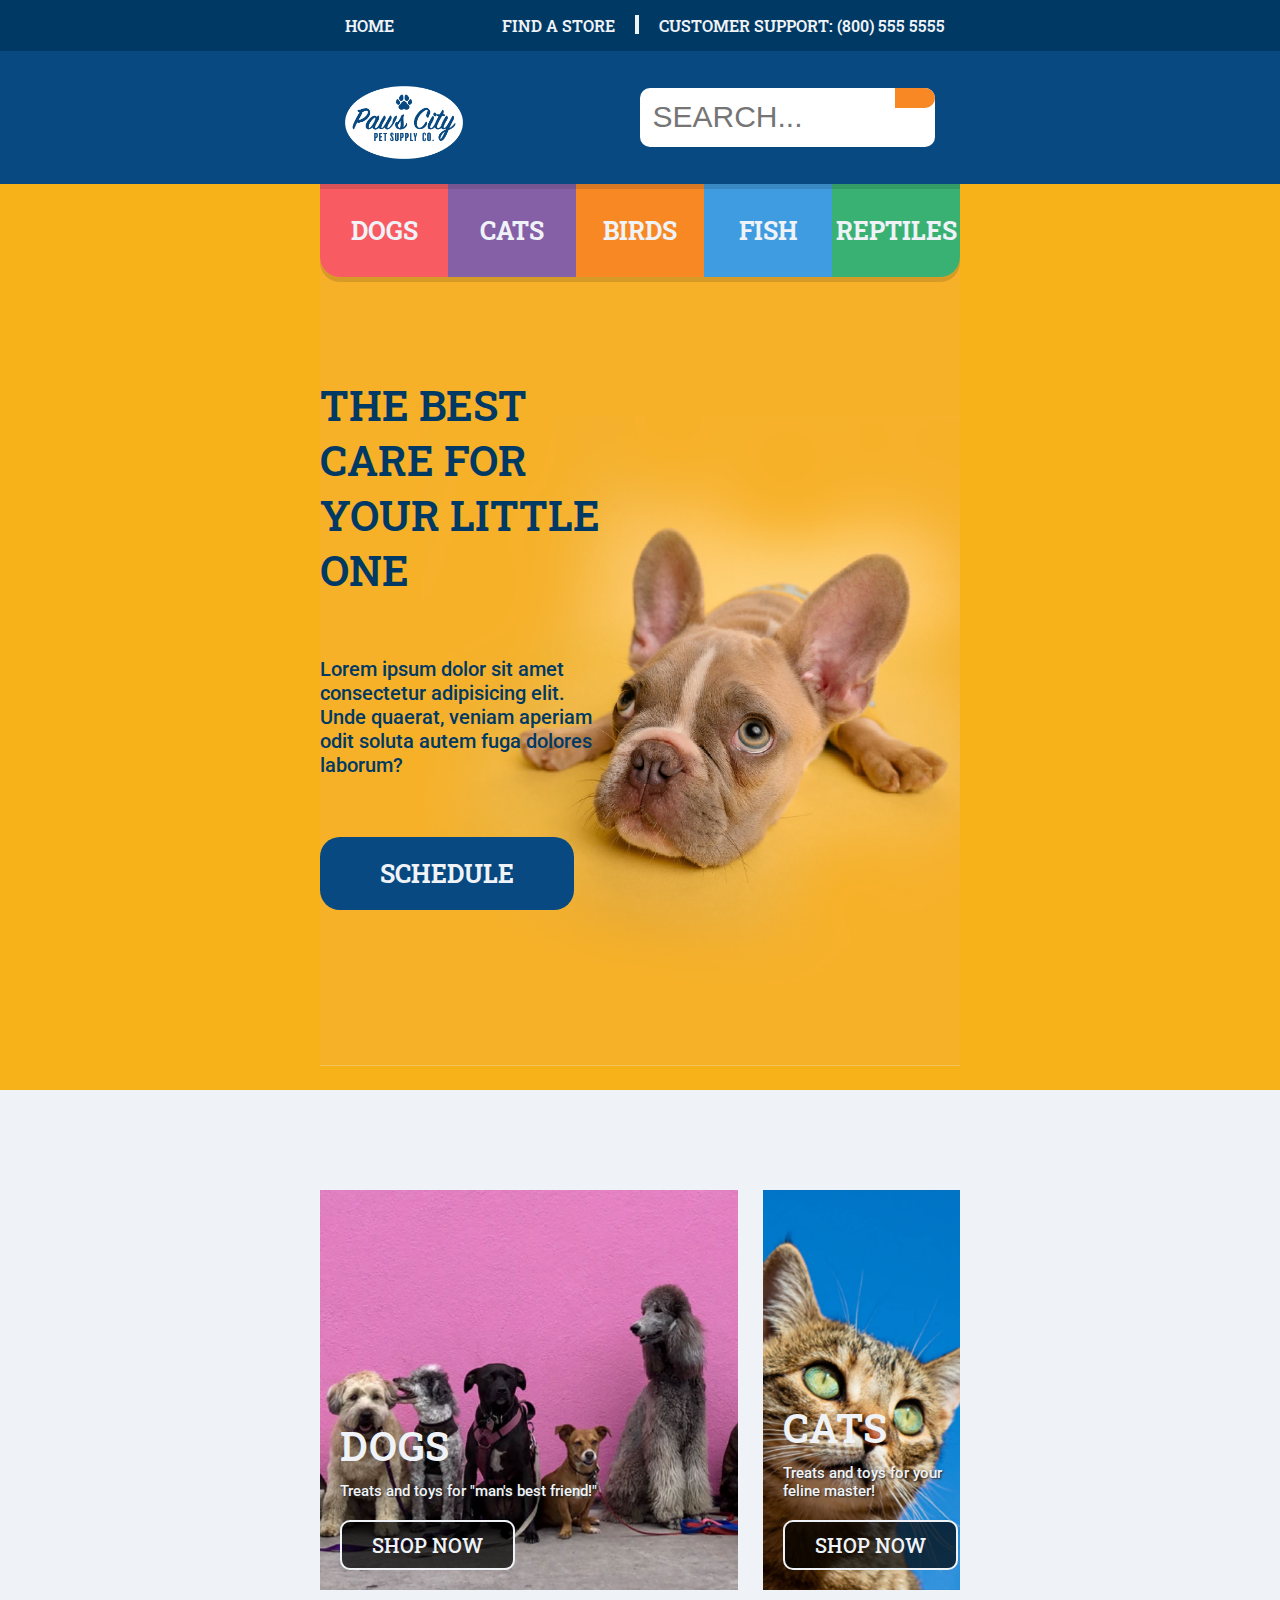
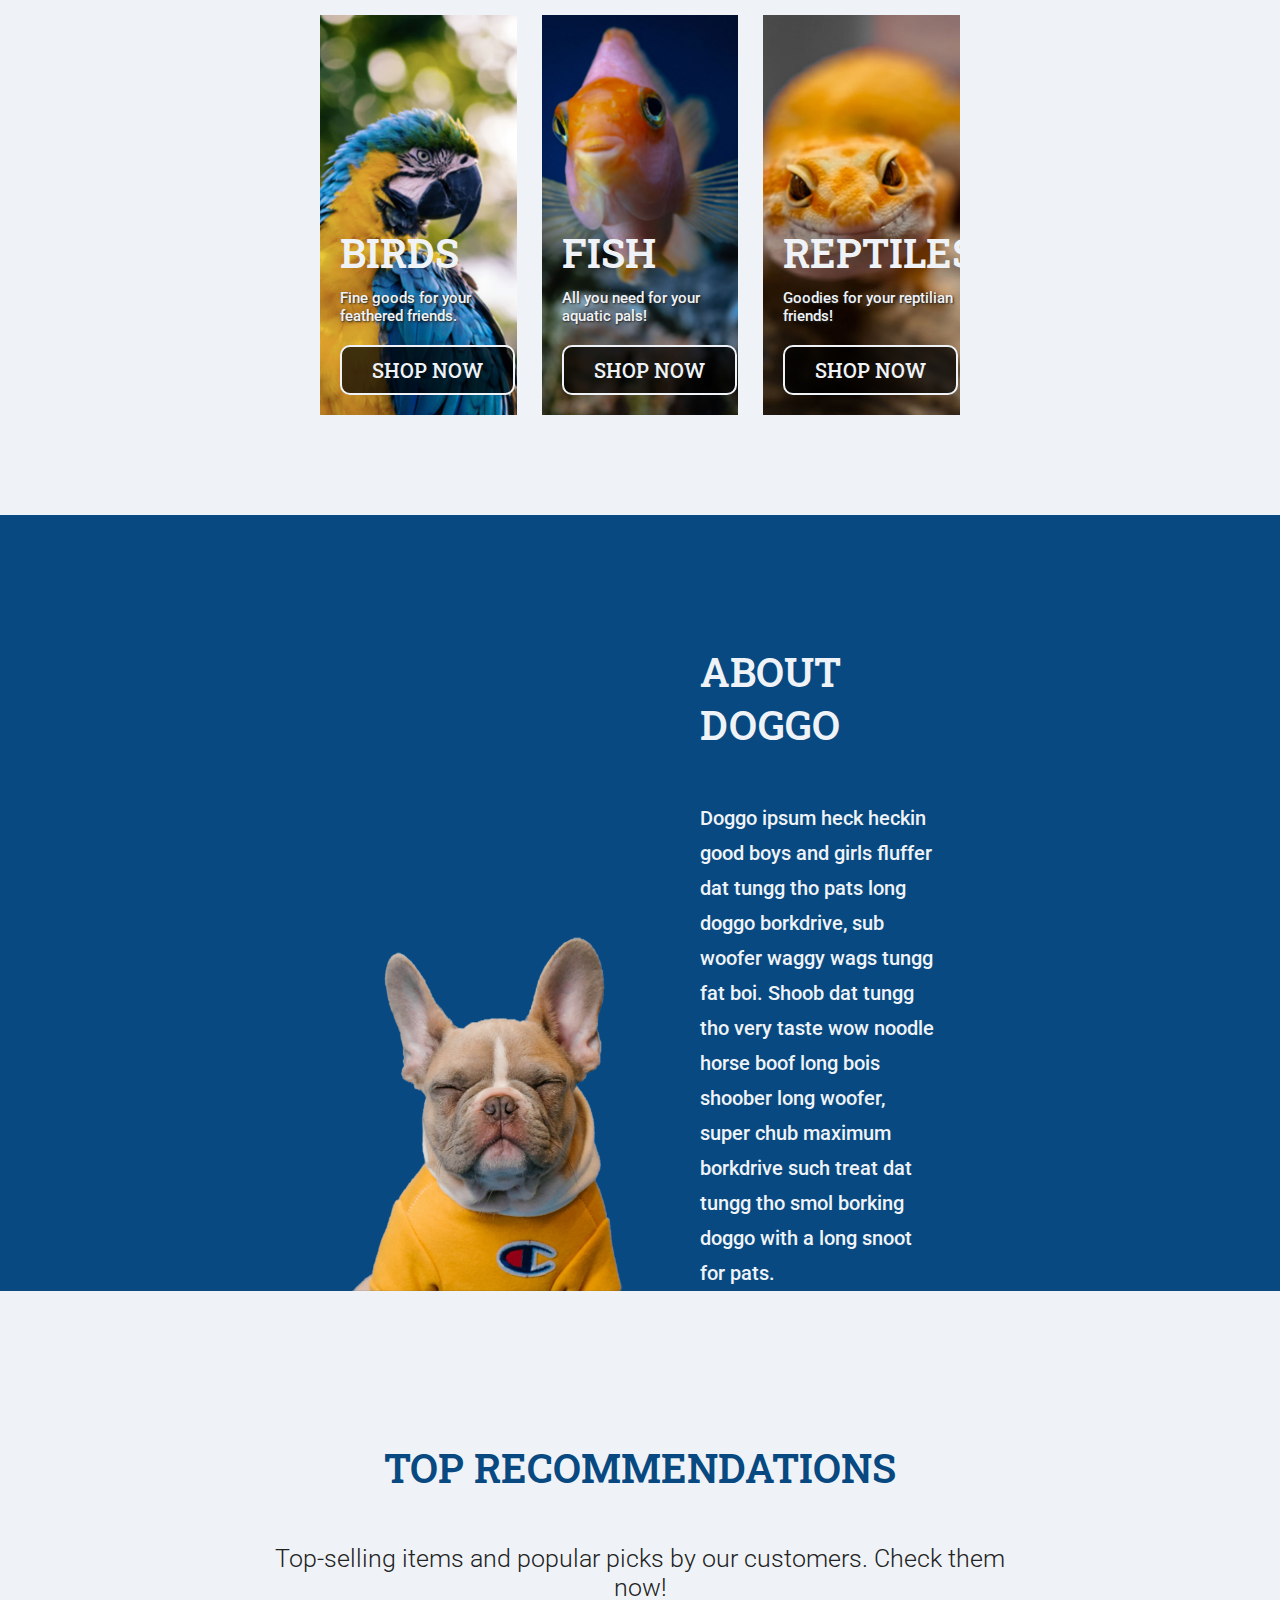
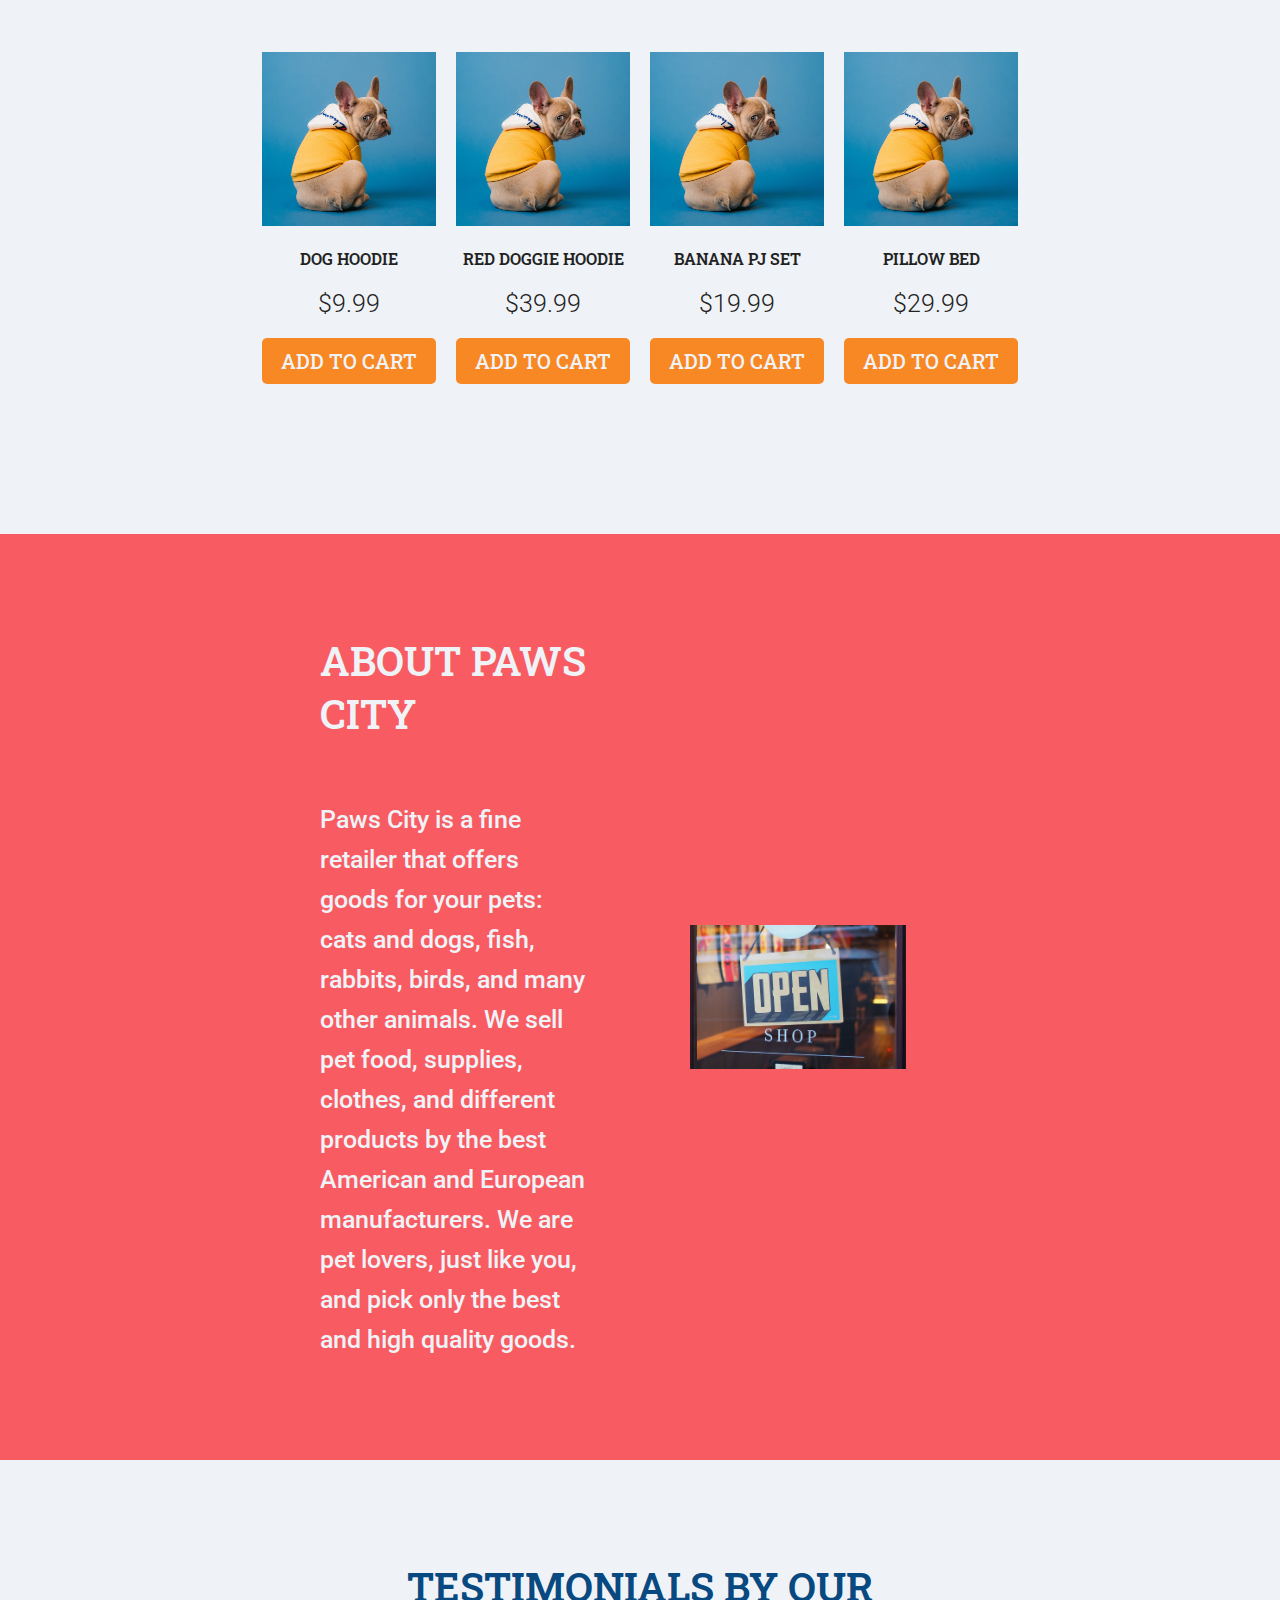
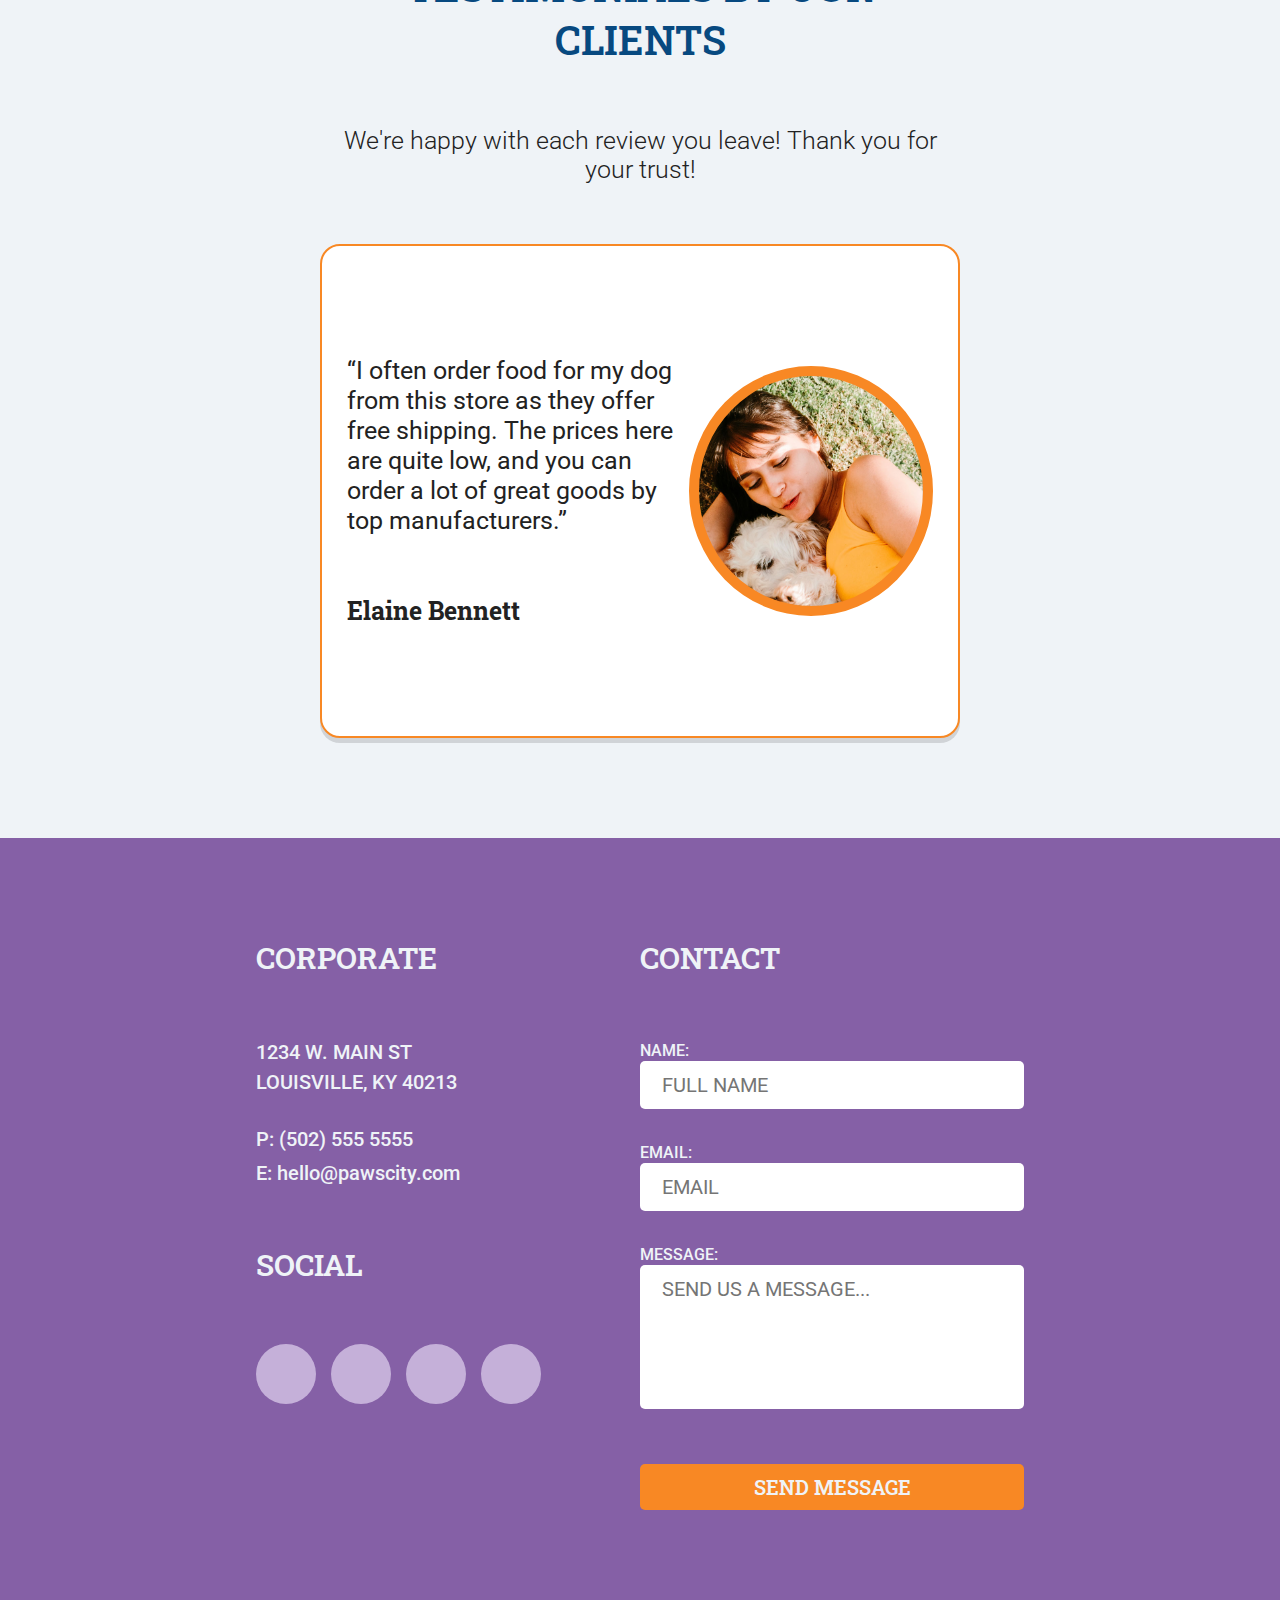
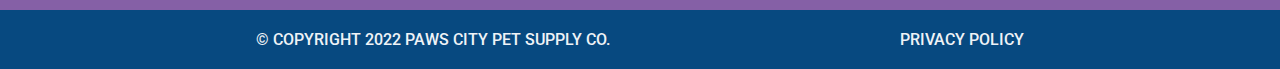
<file: paws-city/index.html>
<!DOCTYPE html>
<html lang="en">
  <head>
    <meta charset="UTF-8" />
    <meta http-equiv="X-UA-Compatible" content="IE=edge" />
    <meta name="viewport" content="width=device-width, initial-scale=1.0" />
    <title>Paws City Pet Supply Co.</title>
    <link rel="stylesheet" href="css/main.css" />
    <link
      rel="stylesheet"
      href="https://cdnjs.cloudflare.com/ajax/libs/font-awesome/6.2.0/css/all.min.css"
      integrity="sha512-xh6O/CkQoPOWDdYTDqeRdPCVd1SpvCA9XXcUnZS2FmJNp1coAFzvtCN9BmamE+4aHK8yyUHUSCcJHgXloTyT2A=="
      crossorigin="anonymous"
      referrerpolicy="no-referrer"
    />
    <link rel="preconnect" href="https://fonts.googleapis.com" />
    <link rel="preconnect" href="https://fonts.gstatic.com" crossorigin />
    <link
      href="https://fonts.googleapis.com/css2?family=Roboto+Slab:wght@100;400;500;600;700&family=Roboto:wght@100;200;300;400;500;600;700&display=swap"
      rel="stylesheet"
    />
  </head>

  <body>
    <header>
      <div class="header-top">
        <div class="content-area">
          <p>
            <i class="fa-sharp fa-solid fa-house-chimney"></i
            ><a href="">Home</a>
          </p>
          <p>
            <a href="">Find a Store</a>
            <span class="vertical-divider">|</span>
            Customer Support: (800) 555 5555
          </p>
        </div>
      </div>
      <div class="header-bottom">
        <div class="content-area">
          <img
            src="assets/logos/pawscity-logo.png"
            alt="The logo for Paws City Pet Supply Company."
          />
          <div class="input-group">
            <label for="search" data-id="search-label">
              <input
                type="search"
                name="search"
                id="search"
                placeholder="search..."
                autocomplete="off"
              />
            </label>
            <button>
              <i class="fa-sharp fa-solid fa-magnifying-glass"></i>
            </button>
          </div>
        </div>
      </div>
    </header>

    <main>
      <section class="hero">
        <div class="content-area">
          <nav>
            <a class="menu-button" id="menu-button" href="#menu-button"
              ><i class="fa-solid fa-bars"></i
            ></a>
            <ul>
              <a href="#pet-dogs"><li class="menu-dogs">Dogs</li></a>
              <a href="#pet-cats"><li class="menu-cats">Cats</li></a>
              <a href="#pet-birds"><li class="menu-birds">Birds</li></a>
              <a href="#pet-fish"><li class="menu-fish">Fish</li></a>
              <a href="#pet-reptiles"
                ><li class="menu-reptiles">Reptiles</li></a
              >
            </ul>
          </nav>
          <h1>The best care for your little one</h1>
          <p>
            Lorem ipsum dolor sit amet consectetur adipisicing elit. Unde
            quaerat, veniam aperiam odit soluta autem fuga dolores laborum?
          </p>
          <button data-id="schedule-button">Schedule</button>
        </div>
      </section>

      <section class="pet-types">
        <div class="content-area">
          <div class="pet-type-card pet-dogs" id="pet-dogs">
            <div class="card-info">
              <h2>DOGS</h2>
              <p>Treats and toys for "man's best friend!"</p>
              <a href="" class="button">Shop Now</a>
            </div>
          </div>
          <div class="pet-type-card pet-cats" id="pet-cats">
            <div class="card-info">
              <h2>Cats</h2>
              <p>Treats and toys for your feline master!</p>
              <a href="" class="button">Shop Now</a>
            </div>
          </div>
          <div class="pet-type-card pet-birds" id="pet-birds">
            <div class="card-info">
              <h2>Birds</h2>
              <p>Fine goods for your feathered friends.</p>
              <a href="" class="button">Shop Now</a>
            </div>
          </div>
          <div class="pet-type-card pet-fish" id="pet-fish">
            <div class="card-info">
              <h2>Fish</h2>
              <p>All you need for your aquatic pals!</p>
              <a href="" class="button">Shop Now</a>
            </div>
          </div>
          <div class="pet-type-card pet-reptiles" id="pet-reptiles">
            <div class="card-info">
              <h2>Reptiles</h2>
              <p>Goodies for your reptilian friends!</p>
              <a href="" class="button">Shop Now</a>
            </div>
          </div>
        </div>
      </section>

      <section class="about-doggo">
        <div class="content-area">
          <img
            src="assets/photos/doggo-photo.png"
            alt="A photo of a happy looking dog in a yellow sweater."
          />
          <div class="about-info">
            <h2>About Doggo</h2>
            <p>
              Doggo ipsum heck heckin good boys and girls fluffer dat tungg tho
              pats long doggo borkdrive, sub woofer waggy wags tungg fat boi.
              Shoob dat tungg tho very taste wow noodle horse boof long bois
              shoober long woofer, super chub maximum borkdrive such treat dat
              tungg tho smol borking doggo with a long snoot for pats.
            </p>
          </div>
        </div>
      </section>

      <section class="featured-products">
        <div class="content-area">
          <h2>Top Recommendations</h2>
          <p>
            Top-selling items and popular picks by our customers. Check them
            now!
          </p>
          <div class="products">
            <div class="product-card">
              <img
                src="assets/photos/doggo-product-photo.png"
                alt="A french bulldog wearing a yellow sweater and looking back over its shoulder at the viewer."
              />
              <h3 class="product-name">Dog Hoodie</h3>
              <p class="product-price">$9.99</p>
              <a href="" class="button btn-orange">Add to Cart</a>
            </div>
            <div class="product-card">
              <img
                src="assets/photos/doggo-product-photo.png"
                alt="A french bulldog wearing a yellow sweater and looking back over its shoulder at the viewer."
              />
              <h3 class="product-name">Red Doggie Hoodie</h3>
              <p class="product-price">$39.99</p>
              <a href="" class="button btn-orange">Add to Cart</a>
            </div>
            <div class="product-card">
              <img
                src="assets/photos/doggo-product-photo.png"
                alt="A french bulldog wearing a yellow sweater and looking back over its shoulder at the viewer."
              />
              <h3 class="product-name">Banana PJ Set</h3>
              <p class="product-price">$19.99</p>
              <a href="" class="button btn-orange">Add to Cart</a>
            </div>
            <div class="product-card">
              <img
                src="assets/photos/doggo-product-photo.png"
                alt="A french bulldog wearing a yellow sweater and looking back over its shoulder at the viewer."
              />
              <h3 class="product-name">Pillow Bed</h3>
              <p class="product-price">$29.99</p>
              <a href="" class="button btn-orange">Add to Cart</a>
            </div>
          </div>
        </div>
      </section>

      <section class="about-us">
        <div class="content-area">
          <div class="about-info">
            <h2>About Paws City <span>Pet Supply Co.</span></h2>
            <p>
              Paws City is a fine retailer that offers goods for your pets: cats
              and dogs, fish, rabbits, birds, and many other animals. We sell
              pet food, supplies, clothes, and different products by the best
              American and European manufacturers. We are pet lovers, just like
              you, and pick only the best and high quality goods.
            </p>
          </div>
          <img
            src="assets/photos/about-pawscity.jpg"
            alt="A shop window with an open sign hanging in it."
          />
        </div>
      </section>

      <section class="testimonials">
        <div class="content-area">
          <h2>Testimonials by Our Clients</h2>
          <p>
            We're happy with each review you leave! Thank you for your trust!
          </p>
          <div class="testimonial">
            <div class="testimonial-text">
              <p>
                &ldquo;I often order food for my dog from this store as they
                offer free shipping. The prices here are quite low, and you can
                order a lot of great goods by top manufacturers.&rdquo;
              </p>
              <p>Elaine Bennett</p>
            </div>
            <div class="testimonial-photo"></div>
            <button class="showcase-btn previous-button">
              <i class="fa-sharp fa-solid fa-chevron-left"></i>
            </button>
            <button class="showcase-btn next-button">
              <i class="fa-sharp fa-solid fa-chevron-right"></i>
            </button>
          </div>
        </div>
      </section>

      <section class="contact-us">
        <div class="content-area">
          <div class="contact-info">
            <h3>Corporate</h3>
            <address>
              1234 W. Main St<br />
              Louisville, KY 40213
            </address>
            <p>P: (502) 555 5555</p>
            <p>E: hello@pawscity.com</p>

            <h3>Social</h3>
            <div class="social-icons">
              <a href="" class="social-icon"
                ><i class="fa-brands fa-facebook-f"></i
              ></a>
              <a href="" class="social-icon"
                ><i class="fa-brands fa-twitter"></i
              ></a>
              <a href="" class="social-icon"
                ><i class="fa-brands fa-linkedin-in"></i
              ></a>
              <a href="" class="social-icon"
                ><i class="fa-brands fa-tiktok"></i
              ></a>
            </div>
          </div>
          <form action="" class="contact-form" method="post">
            <h3>Contact</h3>
            <div class="input-group" id="name-group">
              <label for="full-name">Name:</label>
              <input
                type="text"
                name="full-name"
                id="full-name"
                placeholder="Full Name"
                autocomplete="name"
                required
              />
              <p class="invalid-alert no-display">
                Name must be at least 2 letters long.
              </p>
            </div>
            <div class="input-group" id="email-group">
              <label for="email">Email:</label>
              <input
                type="email"
                name="email"
                id="email"
                placeholder="Email"
                required
              />
              <p class="invalid-alert no-display">
                Please enter a valid email address.
              </p>
            </div>
            <div class="input-group" id="message-group">
              <label for="message">Message:</label>
              <textarea
                name="message"
                id="message"
                cols="30"
                rows="5"
                placeholder="Send us a message..."
                required
              ></textarea>
              <p class="invalid-alert no-display">
                Message must be at least 2 letters long.
              </p>
            </div>
            <button class="btn-orange" data-id="contact-btn">
              Send Message
            </button>
          </form>
        </div>
      </section>

      <div class="modal no-display">
        <div class="modal-content">
          <img
            src="assets/logos/pawscity-logo.png"
            alt="Logo for Paws City Pet Supply Co."
          />
          <h3 data-id="modal-thank-you">
            Thank you for contacting us,
            <span data-id="modal-customer-name">valued customer</span>!
          </h3>
          <p>
            A member of our staff will have a look at your message as soon as
            possible. If a follow up is required, we will get in touch with you
            within 4 - 6 hours.
          </p>
          <button class="btn-orange">Back to Site</button>
        </div>
      </div>
    </main>

    <footer>
      <div class="content-area">
        <p>&copy; Copyright 2022 Paws City Pet Supply Co.</p>
        <p>
          <a href="">Privacy Policy</a>
        </p>
      </div>
    </footer>

    <script src="index.js"></script>
  </body>
</html>
</file>
<file: css/main.css>
@keyframes send-message {
  0% {
    display: block;
    opacity: 0;
  }
  40% {
    left: calc(50% - 1.25rem);
  }
  45% {
    top: 120%;
  }
  50% {
    left: 40%;
    top: 120%;
    opacity: 1;
  }
  75% {
    opacity: 0;
  }
  100% {
    opacity: 0;
    left: 110%;
    top: 120%;
  }
}
.btn {
  width: 90%;
  display: block;
  margin: 2rem auto;
  padding: 1rem 0;
  background-color: #07be62;
  border-radius: 5px;
  box-shadow: 0 5px 20px black;
  transition: all 0.4s;
  font-size: 2rem;
  font-weight: bold;
  text-align: center;
  text-shadow: 1px 1px 1px rgba(0, 0, 0, 0.8);
}
.btn:hover {
  background-color: #ff0048;
}

* {
  margin: 0;
  padding: 0;
  box-sizing: border-box;
  list-style: none;
}

html {
  font-size: 62.5%;
}

body {
  color: #fff;
  background-color: #111;
  overflow-x: hidden;
  font-family: "Montserrat", sans-serif;
  font-size: 1.6rem;
}

h1,
h2,
h3,
h4 {
  font-family: "Roboto Slab", serif;
  text-align: center;
}

h2,
h3,
h4 {
  margin-bottom: 3rem;
}

h1 {
  font-size: 3.5rem;
}

h2 {
  font-size: 3rem;
}

h3 {
  font-size: 2rem;
}

a:link,
a:visited {
  color: #fff;
  text-decoration: none;
  font-family: "Roboto Slab", serif;
  text-transform: uppercase;
}

input,
select,
textarea {
  display: block;
  width: 100%;
  margin-bottom: 3rem;
  padding: 1.5rem;
  border-radius: 5px;
  font-size: 2rem;
  transition: all 0.4s;
}

select,
option {
  border: none;
  outline: none;
  color: #fff;
  appearance: none;
  cursor: pointer;
}

select {
  background-color: #b30032;
}

option {
  background-color: #07be62;
}

textarea {
  resize: none;
  margin-bottom: 4rem;
}

input:focus,
select:focus,
textarea:focus {
  box-shadow: 0 0 20px #00ff7f;
  outline: none;
}

@media screen and (min-width: 601px) {
  body {
    font-size: 1.8rem;
  }
  h1 {
    font-size: 5rem;
  }
  h2 {
    font-size: 3rem;
  }
  h3 {
    font-size: 2.5rem;
  }
}
@media screen and (min-width: 1000px) {
  body {
    font-size: 2rem;
  }
  h1 {
    font-size: 6rem;
  }
  h2 {
    font-size: 4rem;
  }
  h3 {
    font-size: 2.5rem;
  }
}
footer {
  background-color: #ff0048;
  font-size: 2rem;
  text-align: center;
  padding: 2rem 0;
}

.colored-text {
  color: #00ff7f;
}

.content {
  padding: 3rem 1.5rem;
  margin: 0 auto;
  width: 90%;
}

.main-nav {
  position: fixed;
  width: 105%;
  height: 100vh;
  background-color: #07be62;
  z-index: 1;
  margin-left: -5%;
  transform: translateY(-3rem);
  clip-path: circle(3.75rem at calc(100% - 7.75rem) 6.75rem);
  transition: all 0.4s;
}
.main-nav ul {
  position: absolute;
  top: 50%;
  left: 50%;
  transform: translate(-50%, -50%);
  width: 100%;
}
.main-nav li {
  width: 100%;
  display: block;
  text-transform: uppercase;
  padding: 5rem 0;
  transition: all 0.4s;
  font-size: 3rem;
  text-align: center;
}
.main-nav li a {
  cursor: pointer;
}
.main-nav li:hover, .main-nav li:active {
  background-color: #ff0048;
}

.hero {
  height: 50vh;
  width: 100vw;
  background: linear-gradient(to top, rgba(0, 0, 0, 0.75), rgba(0, 0, 0, 0.75)), url("../assets/images/hero-bg-sm.webp");
  background-size: cover;
  background-position: center;
}
.hero .content {
  height: 100%;
  width: 100%;
  position: relative;
}
.hero .content h1 {
  width: 100%;
  position: absolute;
  top: 50%;
  left: 50%;
  transform: translate(-50%, -50%);
}
.hero .content .hamburger {
  height: 7.5rem;
  width: 7.5rem;
  position: fixed;
  display: flex;
  align-items: center;
  justify-content: center;
  cursor: pointer;
  right: 5%;
  background-color: #07be62;
  border-radius: 50%;
  z-index: 10;
  font-size: 5rem;
}
.hero .content .hamburger .fa-xmark {
  display: none;
}
.hero .content .hamburger i {
  pointer-events: none;
}
.hero .content .hamburger.nav-active .fa-bars {
  display: none;
}
.hero .content .hamburger.nav-active .fa-xmark {
  display: inline-block;
}
.hero .content .hamburger.nav-active + nav {
  clip-path: circle(150% at 2.5% 95%);
}

.about-me {
  background-color: #1e281f;
}
.about-me .content {
  width: 90%;
  margin: 0 auto;
  padding-bottom: 5rem;
}
.about-me .content p {
  margin-bottom: 3rem;
}

.projects-container {
  display: flex;
  flex-direction: column;
}
.projects-container .project-card {
  position: relative;
  width: 100%;
  margin-bottom: 5rem;
  border-radius: 10px;
  background-color: #333;
}
.projects-container .project-card .card-front {
  height: 100%;
  padding: 10px;
}
.projects-container .project-card .card-front img {
  width: 100%;
  border-radius: 5px;
  box-shadow: 0 5px 20px black;
  margin-bottom: 3rem;
}
.projects-container .project-card .card-front h3 {
  text-transform: uppercase;
  margin-top: 3rem;
  position: relative;
  min-height: 10rem;
  border-bottom: 2px solid #00ff7f;
  display: flex;
  align-items: flex-end;
  justify-content: center;
  padding-bottom: 2rem;
  font-size: 3rem;
}
.projects-container .project-card .card-front h4 {
  border-bottom: 2px solid #fff;
  width: 80%;
  margin: 0 auto;
  margin-bottom: 3rem;
  padding-bottom: 1rem;
  font-size: 2rem;
}
.projects-container .project-card .card-front ul {
  margin-bottom: 3rem;
}
.projects-container .project-card .card-front ul li {
  list-style: disc;
  margin-left: 2rem;
  margin-bottom: 3rem;
  font-size: 1.8rem;
}
.projects-container .project-card .card-back {
  position: relative;
}
.projects-container .project-card .card-back .links {
  position: relative;
}

.contact-me {
  background-color: #1e281f;
}
.contact-me label {
  display: block;
  margin-bottom: 1rem;
}
.contact-me .select-group {
  position: relative;
}
.contact-me .select-group select {
  text-shadow: 1px 1px 2px rgba(0, 0, 0, 0.8);
}
.contact-me .select-group .select-icon {
  position: absolute;
  top: 35%;
  right: 1rem;
  font-size: 5rem;
  font-weight: bold;
  pointer-events: none;
  text-shadow: 1px 1px 2px rgba(0, 0, 0, 0.8);
  transform: translateY(-5%);
}
.contact-me .input-group {
  position: relative;
  margin-bottom: 6rem;
}
.contact-me .input-group input.invalid,
.contact-me .input-group textarea.invalid {
  border: 5px solid red;
  box-shadow: 0 0 10rem red;
}
.contact-me .input-group input.invalid + .validation-info,
.contact-me .input-group textarea.invalid + .validation-info {
  display: block;
}
.contact-me .input-group .validation-info {
  display: none;
  position: absolute;
  right: 0;
  bottom: -4rem;
  font-size: 1.8rem;
}
.contact-me #btn-send-message {
  position: relative;
  margin: 4rem auto;
}
.contact-me #btn-send-message .message-icon {
  font-size: 4rem;
  display: none;
  position: absolute;
  left: calc(50% - 1.25rem);
  top: calc(50% - 2.5rem);
}
.contact-me #btn-send-message .message-icon.displayed {
  display: block;
  animation-name: send-message;
  animation-duration: 2s;
  animation-fill-mode: forwards;
}

.alert-box {
  position: fixed;
  width: 75%;
  left: 50%;
  bottom: 0;
  background-color: #058d49;
  padding: 2rem;
  border-radius: 5px;
  transform: translate(-50%, 100%);
  box-shadow: 0 5px 20px black;
  transition: all 0.4s;
  transition-delay: 0s;
}
.alert-box.displayed {
  transform: translate(-50%, -10%);
  transition-delay: 1s;
}
.alert-box .close-button {
  font-size: 3rem;
  position: absolute;
  top: 1rem;
  right: 1rem;
  cursor: pointer;
  color: #ff0048;
  z-index: 1;
}
.alert-box .close-button ::after {
  content: "";
  width: 20px;
  height: 20px;
  background-color: #fff;
  position: absolute;
  left: 50%;
  top: 50%;
  z-index: -1;
  border-radius: 50%;
  transform: translate(-50%, -50%);
}

@media screen and (min-width: 601px) {
  .content {
    width: 80%;
  }
  .hero .content .hamburger {
    display: none;
  }
  .about-me .content {
    width: 70%;
    font-size: 1.8rem;
  }
  .alert-box {
    width: 60%;
    font-size: 2rem;
  }
  .main-nav {
    background-color: transparent;
    position: relative;
    transform: translateY(0);
    height: initial;
    width: initial;
    margin-left: 0;
    width: 100%;
    padding-right: 3rem;
    clip-path: unset;
  }
  .main-nav ul {
    display: inline-block;
    position: relative;
    transform: translate(0, 0);
    top: initial;
    left: initial;
    display: flex;
    justify-content: space-between;
  }
  .main-nav ul li {
    display: inline-block;
    width: initial;
    flex-basis: 30%;
    border-radius: 10px;
    padding: 2rem 0;
    font-size: 2rem;
  }
  .hero {
    height: 75vh;
  }
  .projects-container {
    display: grid;
    grid-template-columns: repeat(2, 1fr);
    gap: 3rem;
  }
  .projects-container .project-card .card-front h3 {
    font-size: 3rem;
  }
  .projects-container .card-back {
    position: relative;
    transform: translatey(-150%);
  }
}
@media screen and (min-width: 1000px) {
  .content {
    width: 50%;
  }
  .alert-box {
    width: 40%;
    font-size: 2.2rem;
  }
  .hero {
    height: 90vh;
  }
  .main-nav ul li {
    font-size: 2.5rem;
  }
  .about-me .content {
    width: 50%;
    font-size: 2.2rem;
  }
  .my-projects .content {
    width: 90%;
  }
  .my-projects .content .projects-container {
    display: grid;
    grid-template-columns: repeat(3, 1fr);
    column-gap: 3rem;
  }
  .my-projects .content .projects-container .project-card {
    border-radius: 5px;
    perspective: 150rem;
    -moz-perspective: 150rem;
    font-size: 1.8rem;
    background-color: transparent;
  }
  .my-projects .content .projects-container .project-card:hover .card-front {
    transform: rotateY(-180deg);
  }
  .my-projects .content .projects-container .project-card:hover .card-back {
    transform: rotateY(0);
  }
  .my-projects .content .projects-container .project-card .card-front,
.my-projects .content .projects-container .project-card .card-back {
    transition: all 0.4s;
    border-radius: 10px;
  }
  .my-projects .content .projects-container .project-card .card-front {
    width: 100%;
    height: 100%;
    backface-visibility: hidden;
    background: linear-gradient(to bottom right, #444, #333);
  }
  .my-projects .content .projects-container .project-card .card-front p {
    margin-bottom: 15rem;
  }
  .my-projects .content .projects-container .project-card .card-back {
    height: 100%;
    width: 100%;
    position: absolute;
    top: 0;
    left: 0;
    background: linear-gradient(to bottom right, #444, #222);
    transform: rotateY(180deg);
    backface-visibility: hidden;
  }
  .my-projects .content .projects-container .project-card .card-back .links {
    width: 80%;
    position: absolute;
    top: 50%;
    left: 50%;
    transform: translate(-50%, -50%);
  }
  .my-projects .content .projects-container .project-card .card-back .links a:first-of-type {
    margin-bottom: 10rem;
  }
}
</file>
<file: derby-city-drip/css/styles.css>
/* COLORS */
* {
  margin: 0;
  padding: 0;
  box-sizing: border-box;
  list-style: none;
}

html {
  font-size: 62.5%;
}

h1,
h2,
h3,
h4 {
  font-family: "Quantico", sans-serif;
  font-weight: bold;
  text-transform: uppercase;
}

h1 {
  font-size: 4rem;
}

h2 {
  font-size: 3rem;
}

html,
body {
  font-family: "Open Sans", sans-serif;
}

.content-area {
  width: 100%;
}

p {
  font-size: 1.8rem;
}

.no-display {
  display: none;
}

a {
  text-decoration: none;
}

.btn {
  display: inline-block;
  padding: 1.5rem 4rem;
  border-radius: 1rem;
  color: #f2f2f2;
  transition: all 0.4s linear;
  font-size: 2.5rem;
  font-family: "Quantico", sans-serif;
  text-transform: uppercase;
}

.btn-brown {
  background-color: #45230f;
}
.btn-brown:hover,
.btn-brown:active {
  background-color: #b98757;
}

@media screen and (min-width: 600px) {
  .content-area {
    width: 75%;
    margin: 0 auto;
  }
}
@media screen and (min-width: 1400px) {
  .content-area {
    width: 50%;
  }
}
footer {
  background-color: #233237;
  color: #f2f2f2;
  font-size: 2rem;
  text-transform: uppercase;
}
footer .content-area {
  display: flex;
  flex-direction: column;
  justify-content: space-between;
}
footer .content-area .footer-top {
  padding: 4rem 4rem;
}
footer .content-area .footer-top h2 {
  margin: 4rem 0;
}
footer .content-area .footer-top div:not(:first-child) {
  margin-top: 6rem;
}
footer .content-area .footer-top .location-info address {
  font-style: normal;
}
footer .content-area .footer-top .location-info p:first-of-type {
  margin-top: 2rem;
}
footer .content-area .footer-top .sitemap nav {
  display: flex;
  flex-direction: column;
}
footer .content-area .footer-top .sitemap nav a:not(:last-of-type) {
  margin-bottom: 2rem;
}
footer .content-area .footer-top .social-links p {
  text-transform: none;
  margin-bottom: 2rem;
}
footer .content-area .footer-top .social-links .social-icons {
  display: flex;
  padding: 0 2rem;
  justify-content: space-between;
  margin-top: 4rem;
}
footer .content-area .footer-top .social-links .social-icons .social-icon {
  display: flex;
  align-items: center;
  justify-content: center;
  color: #233237;
  font-size: 3rem;
  height: 60px;
  width: 60px;
  border-radius: 50%;
  background-color: #d5e2e2;
  transition: all 0.4s linear;
}
footer
  .content-area
  .footer-top
  .social-links
  .social-icons
  .social-icon:hover {
  color: #f2f2f2;
  background-color: #b98757;
}
footer .content-area p {
  font-weight: 300;
}
footer .content-area a {
  color: #f2f2f2;
  transition: all 0.4s linear;
}
footer .content-area a:hover {
  color: #b98757;
}
footer .content-area .footer-bottom {
  background-color: #091b21;
  text-align: center;
  padding: 4rem 0;
}
footer .content-area .footer-bottom p:not(:last-of-type) {
  margin-bottom: 2rem;
}

@media screen and (min-width: 600px) {
  footer .content-area {
    width: 100%;
  }
  footer .content-area .footer-top {
    margin-left: 4rem;
  }
  footer .content-area .footer-top .social-links p {
    width: 60%;
    margin-bottom: 4rem;
  }
  footer .content-area .footer-top .social-links .social-icons {
    justify-content: flex-start;
    padding: 0;
  }
  footer
    .content-area
    .footer-top
    .social-links
    .social-icons
    .social-icon:not(:first-of-type) {
    margin-left: 3rem;
  }
  footer .footer-bottom {
    margin-top: 8rem;
  }
}
@media screen and (min-width: 999px) {
  footer .content-area .footer-top {
    margin: 0 auto;
    width: 50%;
    display: grid;
    grid-template-columns: repeat(3, 1fr);
    padding: 4rem 0;
  }
  footer .content-area .footer-top div:not(:first-child) {
    margin-top: 0;
  }
  footer .content-area .footer-top .sitemap {
    margin: 0 6rem;
  }
  footer .content-area .footer-top .social-links p {
    width: 100%;
  }
  footer .content-area .footer-bottom .content-area {
    width: 50%;
    display: flex;
    flex-direction: row;
    justify-content: space-between;
  }
}
header {
  display: flex;
  background-color: #d5e2e2;
  transition: all 0.4s linear;
  height: 6.5rem;
}
header .header-top {
  padding: 2rem;
  z-index: 1;
  position: relative;
  background-color: #f2f2f2;
  display: flex;
  justify-content: space-between;
}
header img {
  max-width: 65%;
  margin-left: 2rem;
  position: relative;
}
header i {
  display: flex;
  align-items: center;
  justify-content: center;
  color: #45230f;
  font-size: 5rem;
  margin-top: -1rem;
  vertical-align: top;
  cursor: pointer;
  z-index: 1;
}
header nav {
  position: relative;
  transform: translateY(-100%);
  transition: all 0.4s linear;
}
header nav ul {
  z-index: -1;
  width: 100%;
}
header nav ul a:link,
header nav ul a:active,
header nav ul a:visited {
  color: #f2f2f2;
}
header nav ul li {
  width: 100%;
  background-color: #233237;
  color: #f2f2f2;
  padding: 1rem 0;
  font-size: 2rem;
  text-transform: uppercase;
  text-align: center;
}
header nav ul li:active {
  background-color: #b98757;
}

@media screen and (min-width: 600px) {
  header {
    height: initial;
    display: block;
  }
  header .header-top {
    background-color: transparent;
  }
  header .header-top i {
    display: none;
  }
  header .header-top img {
    margin: 0 auto;
  }
  header nav {
    transform: translateY(0);
    justify-content: space-between;
    width: 100%;
    height: 100%;
  }
  header nav ul {
    display: flex;
  }
  header nav ul a {
    display: inline-block;
    color: #45230f;
  }
  header nav ul a:link,
  header nav ul a:active,
  header nav ul a:visited {
    color: #45230f;
  }
  header nav ul a:link::after,
  header nav ul a:active::after,
  header nav ul a:visited::after {
    content: "";
    height: 4px;
    width: 0;
    position: absolute;
    background-color: #45230f;
    bottom: 0;
    left: 10%;
    transition: all 0.2s linear;
    transition-timing-function: ease-out;
  }
  header nav ul a:link:hover,
  header nav ul a:link:active,
  header nav ul a:active:hover,
  header nav ul a:active:active,
  header nav ul a:visited:hover,
  header nav ul a:visited:active {
    background-color: transparent;
  }
  header nav ul a:link:hover::after,
  header nav ul a:link:active::after,
  header nav ul a:active:hover::after,
  header nav ul a:active:active::after,
  header nav ul a:visited:hover::after,
  header nav ul a:visited:active::after {
    width: 80%;
  }
  header nav ul li {
    flex-basis: 25%;
    flex-grow: 1;
    background-color: transparent;
    padding-bottom: 1rem;
    position: relative;
    overflow: hidden;
    font-family: "Quantico", sans-serif;
    font-size: 2rem;
  }
}
@media screen and (min-width: 999px) {
  header .content-area {
    position: relative;
    display: flex;
    align-items: baseline;
  }
  header .content-area .header-top {
    padding: 2rem 0;
  }
  header .content-area .header-top img {
    margin: 0;
    width: 100%;
  }
  header .content-area nav {
    width: unset;
    flex-grow: 1;
    margin-left: -5rem;
  }
}
main {
  /* ABOUT COFFEES SECTION */
  /* LOCATION SECTON */
  /* MENU STYLES */
  /* COFFEE SLUB STYLES */
}
main .hero {
  background-color: #d5e2e2;
}
main .hero .content-area {
  background: linear-gradient(to bottom, #d5e2e2 10%, transparent 40%),
    url("../assets/photos/coffee-hero-bg.jpg");
  background-size: 300%;
  background-position: 65% -55%;
  background-repeat: no-repeat;
  padding: 8rem 2rem;
  display: flex;
  flex-direction: column;
  transition: all 0.4s linear;
}
main .hero h1 {
  color: #45230f;
  line-height: 4rem;
}
main .hero p {
  margin: 4rem 0;
  padding-left: 1.5rem;
}
main .hero .btn {
  margin: 0 auto 10rem auto;
}
main .hero [data-device="tablet-plus"] {
  display: none;
}
main .about-coffees {
  background: url("../assets/photos/coffee-beans-bg.jpg");
  background-size: 200%;
  background-position: center;
}
main .about-coffees .content-area {
  color: #f2f2f2;
  padding: 10rem 6rem;
}
main .about-coffees .content-area h2 {
  margin-bottom: 6rem;
  font-size: 4rem;
  text-align: center;
}
main .hours-location {
  background-color: #233237;
  padding: 10rem 0;
  color: #f2f2f2;
  text-align: center;
}
main .hours-location .content-area > p:nth-of-type(2),
main .hours-location .content-area > p:nth-of-type(5) {
  margin-bottom: 4rem;
}
main .hours-location h2 {
  margin-bottom: 4rem;
}
main .hours-location img {
  max-width: 80%;
  margin: 4rem 0;
}
main .hours-location iframe {
  width: 300px;
  height: 300px;
  margin: 4rem auto;
}
main .hours-location .contact-info div:first-child {
  margin-bottom: 4rem;
}
main .hours-location .store-hours {
  margin: 0 auto;
  margin-top: 4rem;
  display: grid;
  grid-template-columns: 0.75fr 1fr;
}
main .hours-location .store-hours p {
  font-size: 2.5rem;
  margin-bottom: 1rem;
}
main .hours-location .store-hours .hours {
  text-align: left;
}
main .menu .content-area {
  padding: 10rem 2rem;
}
main .menu .content-area h3 {
  font-size: 4rem;
  text-align: center;
  color: #091b21;
  margin-bottom: 4rem;
}
main .menu .content-area .coffees > p,
main .menu .content-area .teas > p,
main .menu .content-area .snacks > p {
  text-align: center;
  width: 75%;
  margin: 0 auto 4rem auto;
}
main .menu .content-area .menu-item {
  color: #45230f;
  margin-bottom: 6rem;
}
main .menu .content-area .menu-item h4 {
  display: flex;
  justify-content: space-between;
  font-size: 2.5rem;
  margin-bottom: 1rem;
}
main .menu .content-area .coffees .menu-item:nth-of-type(even) {
  display: none;
}
main .coffee-club {
  background-color: #204d48;
  color: #f2f2f2;
}
main .coffee-club .content-area {
  display: flex;
  flex-direction: column;
  align-items: center;
  padding: 8rem 4rem;
}
main .coffee-club .content-area h2 {
  font-size: 4rem;
  text-align: center;
}
main .coffee-club .content-area p {
  margin: 4rem 0;
}
main .coffee-club .content-area form {
  display: flex;
  flex-direction: column;
  width: 100%;
}
main .coffee-club .content-area form label {
  font-size: 2rem;
  text-transform: uppercase;
}
main .coffee-club .content-area form input {
  width: 100%;
  font-size: 2rem;
  padding: 1rem;
  border-radius: 1rem;
  margin-top: 0.5rem;
  margin-bottom: 4rem;
  border: 2px solid transparent;
}
main .coffee-club .content-area form input:focus,
main .coffee-club .content-area form input:focus-visible {
  outline: none;
  border: 2px solid #f7b129;
  box-shadow: 0 0 20px #b98757;
}
main .coffee-club .content-area form button {
  width: 75%;
  margin: 2rem auto;
  background-color: #a6592f;
  border: none;
  cursor: pointer;
  transition: all 0.4s linear;
  font-size: 2.5rem;
}
main .coffee-club .content-area form button:active {
  border: none;
  outline: none;
}
main .coffee-club .content-area form button:hover {
  background-color: #b98757;
}

@media screen and (min-width: 600px) {
  main .hero .content-area {
    background: linear-gradient(to bottom, #d5e2e2 10%, transparent 40%),
      linear-gradient(to right, #d5e2e2 45%, transparent 50%),
      linear-gradient(to left, #d5e2e2 20%, transparent 30%),
      url("../assets/photos/coffee-hero-bg.jpg");
    background-size: 1500px;
    background-position: -625px 50px;
    background-repeat: no-repeat;
  }
  main .hero .content-area p {
    padding: 0;
  }
  main .hero .content-area h1,
  main .hero .content-area p {
    margin-left: 3rem;
    width: 80%;
  }
  main .hero .content-area .btn {
    margin-left: 3rem;
    margin-bottom: 30rem;
  }
  main .hero .content-area [data-device="mobile"] {
    display: none;
  }
  main .hero .content-area [data-device="tablet-plus"] {
    display: block;
  }
  main .about-coffees {
    padding: 8rem 5rem;
  }
  main .hours-location {
    text-align: left;
  }
  main .hours-location .contact-info {
    display: grid;
    grid-template-columns: repeat(2, 1fr);
  }
  main .hours-location img {
    max-width: 100%;
  }
  main .hours-location iframe {
    width: 100%;
    height: 500px;
  }
  main .hours-location .store-hours {
    margin: 8rem auto 4rem auto;
    width: 50%;
  }
  main .menu .content-area .coffees > p,
  main .menu .content-area .teas > p,
  main .menu .content-area .snacks > p {
    width: 100%;
    margin: 4rem 0;
  }
  main .menu .content-area .menu-item {
    padding: 0 6rem;
  }
  main .coffee-club .content-area label {
    margin-left: 4rem;
    display: block;
  }
  main .coffee-club .content-area label input {
    display: block;
    width: 90%;
  }
  main .coffee-club .content-area form button {
    background-color: #a6592f;
    width: 50%;
  }
  main .coffee-club .content-area form button:hover {
    background-color: #b98757;
  }
}
@media screen and (min-width: 999px) {
  main .hero {
    background: url("../assets/photos/coffee-hero-bg.jpg");
    background-size: 2000px;
    background-position: 50% -350px;
  }
  main .hero .content-area {
    background: unset;
    padding: 0;
  }
  main .hero .content-area h1 {
    margin-top: 8rem;
    width: 50%;
  }
  main .hero .content-area p {
    width: 45%;
  }
  main .hero .content-area .btn {
    padding: 0.5rem 6rem;
    margin-bottom: 20rem;
  }
  main .about-coffees {
    padding: 2rem 0;
    background-size: 100%;
  }
  main .about-coffees .content-area p {
    font-size: 2rem;
    line-height: 4rem;
  }
  main .hours-location .content-area {
    display: flex;
    width: 60%;
  }
  main .hours-location .content-area .location-info {
    flex-basis: 66%;
    margin-right: 5rem;
  }
  main .hours-location .content-area .location-info .contact-info p {
    font-size: 2rem;
  }
  main .hours-location .content-area .hours {
    flex-shrink: 1;
    flex-basis: 33%;
  }
  main .hours-location .content-area .hours p {
    font-size: 2rem;
  }
  main .hours-location .content-area .hours .store-hours {
    margin: 8rem 0;
    width: 100%;
  }
  main .hours-location .content-area .hours .store-hours .weekdays {
    text-align: left;
  }
  main .hours-location .content-area .hours .store-hours .hours {
    width: 200%;
  }
  main .menu .content-area .coffees {
    display: grid;
    grid-template-columns: repeat(2, 1fr);
    grid-template-areas: "heading heading" "desc desc" ". .";
  }
  main .menu .content-area .coffees h3 {
    grid-area: heading;
  }
  main .menu .content-area .coffees p {
    grid-area: desc;
  }
  main .menu .content-area .menu-item.menu-item:nth-of-type(even) {
    display: block;
  }
  main .coffee-club .content-area {
    display: block;
  }
  main .coffee-club .content-area form {
    display: grid;
    grid-template-rows: repeat(2, 1fr);
    grid-template-areas: ". ." "button button";
  }
  main .coffee-club .content-area form label {
    margin-left: 0;
    font-size: 1.6rem;
  }
  main .coffee-club .content-area form label input {
    font-size: 1.6rem;
  }
  main .coffee-club .content-area form button {
    grid-area: button;
    width: 40%;
    padding: 0.5rem 6rem;
  }
}
</file>
<file: luna-bellas/css/main.css>
* {
  margin: 0;
  padding: 0;
  box-sizing: border-box;
  list-style: none;
}

:root {
  font-size: 62.5%;
}

body {
  overflow-x: hidden;
  color: #fff;
  font-family: "Montserrat", sans-serif;
  background-color: #222;
  font-size: 2rem;
}

a:link,
a:visited {
  color: #fff;
  text-decoration: none;
  text-transform: uppercase;
}

.btn {
  background-color: #ff3a3a;
  padding: 1rem 3rem;
  border-radius: 0.5rem;
  transition: all 0.4s;
  font-size: 2rem;
  font-weight: bold;
}
.btn:hover {
  transform: translateY(-25%);
}

.btn-chevron {
  background-color: transparent;
  position: absolute;
  top: 50%;
  transform: translateY(-50%);
  transition: all 0.4s;
  cursor: pointer;
  font-size: 8rem;
}
.btn-chevron:active, .btn-chevron:hover {
  color: #ff3a3a;
}

h1,
h2,
h3,
.logo,
.btn {
  text-align: center;
  text-transform: uppercase;
  font-family: "Playfair Display", serif;
}

h2 {
  font-size: 3rem;
  margin-bottom: 5rem;
}

h3 {
  font-size: 2rem;
}

h2,
h3 {
  position: relative;
}
h2::after,
h3::after {
  content: "";
  width: 80%;
  height: 0.2rem;
  background-color: #fff;
  position: absolute;
  bottom: -0.5rem;
  left: 10%;
  border-radius: 10rem;
}

.content {
  padding: 3rem 2rem;
}

img {
  max-width: 80%;
  display: block;
  margin: 1.5rem auto;
  border-radius: 10rem;
  border: 5px solid #fff;
  box-shadow: 0.5rem 1.5rem 1.5rem rgba(0, 0, 0, 0.9);
}

label {
  display: block;
  font-size: 1.6rem;
  margin-bottom: 1rem;
}

input,
select {
  display: block;
  width: 100%;
  border-radius: 0.5rem;
  padding: 1rem;
  font-size: 2rem;
  transition: all 0.4s;
}
input.invalid,
select.invalid {
  border: 2px solid red;
  box-shadow: 0 0 5rem red;
  outline: 2px solid red;
}
input.invalid:focus-visible,
select.invalid:focus-visible {
  border: 2px solid black;
  outline: 4px solid red;
}
input.invalid + small,
select.invalid + small {
  display: block;
}

small {
  display: none;
  text-align: right;
  margin-top: 0.5rem;
  transition: all 0.4s;
}

.input-group {
  margin-bottom: 4rem;
}

address {
  margin-top: 3rem;
  font-style: normal;
  font-size: inherit;
  font-family: inherit;
}

.sr-only {
  position: absolute;
  height: 1px;
  width: 1px;
  top: -1;
  left: -1;
}

button {
  border: none;
  color: #fff;
}

input:focus-visible,
select:focus-visible,
button:focus-visible,
a:focus-visible {
  border: 4px solid black;
  outline: 5px solid springgreen;
}

@media screen and (min-width: 600px) {
  .content {
    width: 90%;
    margin: 0 auto;
  }
  h2 {
    font-size: 4rem;
  }
  h3 {
    font-size: 3rem;
  }
  label {
    font-size: 2.5rem;
  }
}
@media screen and (min-width: 1000px) {
  section {
    padding: 3rem 0;
  }
  section:nth-of-type(odd) .content {
    border: 1px solid #fff;
    border-radius: 2.5rem;
    background: linear-gradient(rgba(0, 0, 0, 0.5), rgba(0, 0, 0, 0.5));
  }
  .btn:hover {
    background-color: #ba0000;
    box-shadow: 0.5rem 1.5rem 1.5rem rgba(0, 0, 0, 0.9);
  }
  .content {
    width: 50%;
  }
  input {
    font-size: 2.5rem;
  }
}
.logo-nav {
  display: flex;
  justify-content: space-between;
  font-size: 3rem;
}
.logo-nav .main-nav .nav-link {
  display: inline-block;
  vertical-align: bottom;
}
.logo-nav .main-nav .nav-link:not(:first-of-type) {
  margin-left: 2rem;
}

.social-icons {
  display: flex;
  justify-content: space-around;
}
.social-icons .social-icon {
  height: 7.5rem;
  width: 7.5rem;
  display: flex;
  align-items: center;
  justify-content: center;
  border-radius: 50%;
  background-color: #135350;
  transition: all 0.4s;
  border: 2px solid #fff;
  box-shadow: 0.5rem 1.5rem 1.5rem rgba(0, 0, 0, 0.9);
  font-size: 4rem;
}
.social-icons .social-icon:active {
  background-color: #ff3a3a;
}

.modal {
  position: fixed;
  height: 100vh;
  width: 100%;
  top: 0;
  left: 0;
  background-color: rgba(0, 0, 0, 0.8);
  z-index: 20;
  display: flex;
  align-items: center;
  justify-content: center;
  opacity: 0;
  pointer-events: none;
  transition: all 0.4s;
}
.modal.active {
  display: flex;
  opacity: 1;
  pointer-events: initial;
}
.modal.active .content {
  opacity: 1;
  transition-delay: 0.2s;
}
.modal .content {
  padding: 2rem;
  width: 80%;
  min-height: 50%;
  background-color: #135350;
  border: 5px solid #fff;
  border-radius: 2.5rem;
  transition: all 0.4s;
  opacity: 0;
}
.modal .content p {
  font-size: 1.6rem;
  margin-bottom: 1.5rem;
  line-height: 2.5rem;
}
.modal .content span {
  font-weight: 600;
  font-size: 1.2em;
}
.modal .content .btn {
  margin: 8rem auto;
  display: block;
  width: 100%;
}

#top {
  position: relative;
  height: 60vh;
  width: 100%;
  background: linear-gradient(rgba(0, 0, 0, 0.8), rgba(0, 0, 0, 0.8)), url("../assets/images/hero-background-sm-md.webp"), #111;
  background-size: cover;
  background-position: center;
}
#top.no-js {
  margin-top: 50vh;
}
#top .logo-nav .logo {
  padding-top: 1rem;
  padding-left: 2rem;
  color: #fff;
  text-transform: uppercase;
  font-size: 1.6rem;
  letter-spacing: 0.2rem;
}
#top .logo-nav .main-nav {
  position: fixed;
  height: 100vh;
  width: 100%;
  z-index: 10;
  pointer-events: none;
}
#top .logo-nav .main-nav .hamburger,
#top .logo-nav .main-nav .close-btn {
  height: 5rem;
  width: 5rem;
  display: flex;
  align-items: center;
  justify-content: center;
  position: absolute;
  top: 2.5rem;
  right: 1rem;
  cursor: pointer;
  transform: translate(-50%);
  font-size: 5rem;
  color: #fff;
  z-index: 10;
  pointer-events: initial;
}
#top .logo-nav .main-nav .hamburger.menu-active {
  display: none;
}
#top .logo-nav .main-nav .hamburger.menu-active + .close-btn {
  display: block;
}
#top .logo-nav .main-nav .close-btn {
  display: none;
  transform: translateX(-35%);
}
#top .logo-nav .main-nav ul {
  height: 100%;
  width: 100%;
  display: flex;
  flex-direction: column;
  align-items: center;
  justify-content: center;
  background-color: #ff3a3a;
  -webkit-clip-path: circle(4rem at calc(100% - 6rem) 5.2rem);
          clip-path: circle(4rem at calc(100% - 6rem) 5.2rem);
  transition: all 0.4s;
}
#top .logo-nav .main-nav ul li {
  width: 100%;
  text-align: center;
  margin-left: 0;
  display: none;
}
#top .logo-nav .main-nav ul li:not(:first-of-type) {
  margin-top: 6rem;
}
#top .logo-nav .main-nav ul.menu-active {
  -webkit-clip-path: circle(150% at calc(100% - 6rem) 5.2rem);
          clip-path: circle(150% at calc(100% - 6rem) 5.2rem);
  pointer-events: initial;
}
#top .logo-nav .main-nav ul.menu-active li {
  display: block;
}
#top .logo-nav.no-js {
  display: block;
  height: 50vh;
}
#top .logo-nav.no-js .logo {
  position: absolute;
  top: -48vh;
  left: 0;
  z-index: 20;
}
#top .logo-nav.no-js .main-nav {
  height: 50vh;
  position: relative;
  top: 0;
  right: 0;
  flex-basis: 100%;
  transform: translate(0, -100%);
  pointer-events: initial;
}
#top .logo-nav.no-js .main-nav .hamburger {
  display: none;
}
#top .logo-nav.no-js .main-nav ul {
  -webkit-clip-path: none;
          clip-path: none;
  width: 100%;
}
#top .logo-nav.no-js .main-nav ul li {
  display: block;
}
#top .logo-nav.no-js .main-nav ul li:not(:first-of-type) {
  margin-top: 2rem;
}
#top h1 {
  position: absolute;
  top: 50%;
  left: 50%;
  transform: translate(-50%, -50%);
  width: 100%;
  font-family: "Playfair Display", serif;
  font-size: 3.5rem;
  color: #fff;
  text-align: center;
  letter-spacing: 1rem;
  text-transform: uppercase;
  line-height: 3.5rem;
}
#top h1 span {
  display: block;
  font-size: 2rem;
  letter-spacing: 0.3rem;
}
#top .btn {
  position: absolute;
  top: 50%;
  left: 50%;
  transform: translate(-50%, -50%);
  transform: translate(-50%, 100%);
  width: 75%;
}

.our-story {
  background-color: #063331;
}
.our-story .content {
  display: flex;
  flex-direction: column;
}
.our-story .content .story-text {
  order: 1;
}
.our-story .content .story-text p {
  font-size: 2rem;
  margin-bottom: 3rem;
}
.our-story .content img {
  max-width: 90%;
  margin-bottom: 5rem;
}

.our-food {
  background: url("../assets/images/pasta-sm-md.webp");
  background-size: cover;
  background-position: center;
  position: relative;
}
.our-food h2 {
  margin-bottom: 3rem;
}
.our-food p {
  margin-bottom: 6rem;
  min-height: 30rem;
  position: relative;
}
.our-food h3 {
  margin-bottom: 3rem;
  text-align: left;
}
.our-food h3::after {
  width: 30%;
  left: 0;
}
.our-food .switcher-buttons {
  display: flex;
  width: 50%;
  justify-content: space-around;
  position: absolute;
  bottom: 6rem;
  left: 50%;
  transform: translateX(-50%);
}
.our-food .switcher-buttons .switcher-button {
  height: 2rem;
  width: 2rem;
  border-radius: 50%;
  border: 0.2rem solid #fff;
  background-color: transparent;
  cursor: pointer;
  transition: all 0.4s;
}
.our-food .switcher-buttons .switcher-button.active {
  background-color: #fff;
}
.our-food .btn-chevron {
  display: none;
}
.our-food::before {
  content: "";
  position: absolute;
  top: 0;
  left: 0;
  background: linear-gradient(rgba(0, 0, 0, 0.8), rgba(0, 0, 0, 0.8));
  width: 100%;
  height: 100%;
  pointer-events: none;
}

.our-staff {
  background-color: #222;
}
.our-staff .content img {
  margin: 3rem auto;
}
.our-staff .content h3 {
  font-size: 2rem;
}
.our-staff .content h3::after {
  content: unset;
}
.our-staff .content p {
  padding: 0 5%;
  margin: 3rem;
}

.our-wines {
  background: linear-gradient(rgba(0, 0, 0, 0.5), rgba(0, 0, 0, 0.5)), url("../assets/images/wine-bg-sm-md.webp");
  background-size: cover;
  background-position: right;
}

.book-now {
  background: url(), #063331;
}
.book-now button {
  display: block;
  width: 100%;
  margin: 0 auto;
  cursor: pointer;
}

.contact-info {
  background: url(), #222;
}
.contact-info .hours {
  text-transform: uppercase;
  text-align: right;
}
.contact-info .hours p {
  width: 95%;
  margin: 0 auto;
  display: flex;
  justify-content: space-between;
}
.contact-info img {
  border-radius: 2.5rem;
  border: none;
  max-width: 100%;
}
.contact-info h3 {
  margin: 5rem auto;
}

footer {
  background-color: #ff3a3a;
  padding: 2rem;
  font-size: 2rem;
  text-align: center;
}

@media screen and (min-width: 600px) {
  .modal .content p {
    font-size: 2.5rem;
    line-height: 4rem;
    margin-bottom: 5rem;
  }
  .modal .content span {
    color: springgreen;
  }
  .modal .content .btn {
    width: 80%;
  }
  #top {
    height: 60vh;
  }
  #top .logo-nav {
    padding-right: 3rem;
    padding-top: 2rem;
    align-items: baseline;
  }
  #top .logo-nav .main-nav {
    position: relative;
    height: initial;
    width: initial;
    pointer-events: initial;
  }
  #top .logo-nav .main-nav .hamburger {
    display: none;
  }
  #top .logo-nav .main-nav ul {
    -webkit-clip-path: none;
            clip-path: none;
    background-color: transparent;
    flex-direction: row;
    font-size: 1.8rem;
  }
  #top .logo-nav .main-nav ul li {
    display: inline-block;
  }
  #top .logo-nav .main-nav ul li:not(:first-of-type) {
    margin-top: 0;
    margin-left: 3rem;
  }
  #top h1 {
    font-size: 5rem;
    line-height: 5rem;
  }
  #top h1 span {
    font-size: 2.5rem;
  }
  #top .btn {
    width: 50%;
    margin-top: 4rem;
    font-size: 3rem;
  }
  .our-story .content .story-text {
    order: 0;
  }
  .our-food .content p {
    margin-bottom: 3rem;
    padding-right: 3rem;
    font-size: 2.5rem;
  }
  .our-food .content p,
.our-food .content h3 {
    margin-left: 10%;
    z-index: 10;
  }
  .our-food .content .switcher-buttons {
    display: none;
  }
  .our-food .content .btn-chevron {
    display: block;
  }
  .our-food .content .prev-food {
    left: 3rem;
  }
  .our-food .content .next-food {
    right: 3rem;
    transform: translate(25%, -50%);
  }
  .staff-container {
    display: flex;
    flex-wrap: wrap;
  }
  .staff-container .staff-card {
    flex-basis: 50%;
  }
  .staff-container .staff-card h3 {
    font-size: 1.8rem;
  }
  .our-wines .content p {
    padding: 0 10%;
    margin-bottom: 10rem;
  }
  .book-now button {
    width: 80%;
  }
  .contact-info {
    font-size: 3rem;
  }
  .contact-info iframe {
    height: 50rem;
  }
  .contact-info p {
    padding: 0 10%;
  }
  .contact-info address {
    padding: 0 10%;
  }
  .contact-info h3 {
    margin-top: 10rem;
  }
}
@media screen and (min-width: 1000px) {
  .modal .content {
    width: 50%;
  }
  .modal .content .btn {
    width: 50%;
  }
  #top {
    height: 100vh;
  }
  #top .logo-nav .logo {
    font-size: 2.5rem;
  }
  #top .logo-nav .main-nav ul {
    font-size: 2.5rem;
  }
  #top .logo-nav .main-nav ul li a {
    padding-bottom: 1rem;
    border-bottom: 5px solid transparent;
    transition: all 0.4s;
  }
  #top .logo-nav .main-nav ul li a:hover {
    border-bottom: 5px solid #ff3a3a;
  }
  #top .logo-nav .main-nav ul li:not(:first-of-type) {
    margin-left: 5rem;
  }
  #top h1 {
    font-size: 10rem;
    font-weight: 100;
    line-height: 9rem;
  }
  #top h1 span {
    font-size: 5rem;
  }
  #top .btn {
    transform: translate(-50%, 200%);
    width: 40%;
    transition: all 0.4s;
  }
  #top .btn:hover {
    transform: translate(-50%, 175%);
  }
  section.our-story .content {
    width: 60%;
    display: grid;
    background: #135350;
    grid-template-columns: repeat(2, 1fr);
    grid-template-areas: "header header" "info photo";
  }
  section.our-story .content h2 {
    grid-area: header;
  }
  section.our-story .content p {
    grid-area: info;
  }
  section.our-story .content img {
    grid-area: photo;
  }
  section.our-story .content p,
section.our-story .content img {
    align-self: center;
  }
  section.our-story .content .story-text {
    display: flex;
    flex-direction: column;
    justify-content: center;
    align-items: center;
    padding-right: 5rem;
  }
  .our-food .content .prev-food {
    left: 15%;
  }
  .our-food .content .next-food {
    right: 15%;
  }
  .our-food .content .prev-food:hover,
.our-food .content .next-food:hover {
    -webkit-text-stroke: 2px #fff;
    text-shadow: 0 0 3rem #ff3a3a;
  }
  .staff-container {
    justify-content: space-between;
  }
  .staff-container .staff-card:first-of-type {
    flex-basis: 100%;
  }
  .staff-container .staff-card:not(:first-of-type) {
    flex-basis: 33%;
  }
  .our-wines {
    font-size: 2.5rem;
  }
  section.book-now .content {
    background: #135350;
  }
  section.book-now .content .btn {
    width: 100%;
    margin: 5rem auto;
    font-size: 3rem;
  }
  .contact-info .content {
    width: 100%;
  }
  .contact-info .content h2::after {
    width: 40%;
    left: 30%;
  }
  .contact-info .content .contact-container {
    display: grid;
    grid-template-columns: repeat(2, 1fr);
    padding: 0 10%;
  }
  .contact-info .content .contact-container .hours h3 {
    margin-top: 0;
  }
  .contact-info .content .contact-container .contact-and-socials {
    width: 50%;
    grid-column: 1/span 2;
    justify-self: center;
  }
  .contact-info .content .contact-container .contact-and-socials .social-icon:hover {
    background-color: #ff3a3a;
  }
}
</file>
<file: paws-city/css/main.css>
@-webkit-keyframes fadeOut {
  0% {
    opacity: 1;
  }
  100% {
    opacity: 0;
  }
}
@keyframes fadeOut {
  0% {
    opacity: 1;
  }
  100% {
    opacity: 0;
  }
}
@-webkit-keyframes fadeIn {
  0% {
    opacity: 0;
  }
  100% {
    opacity: 1;
  }
}
@keyframes fadeIn {
  0% {
    opacity: 0;
  }
  100% {
    opacity: 1;
  }
}
/* COLORS */
/* TRANSITIONS */
/* BOX SHADOWS */
/* BORDER PROPERTIES */
/* TYPOGRAPHY */
/* PADDINGS */
.modal {
  position: absolute;
  top: 0;
  left: 0;
  width: 100vw;
  height: 100vh;
  z-index: 10;
  background-color: rgba(0, 0, 0, 0.95);
  display: flex;
  align-items: center;
  justify-content: center;
  transition: all 0.4s;
}
.modal .modal-content {
  height: 75%;
  width: 75%;
  background-color: #003964;
  display: flex;
  flex-direction: column;
  align-items: center;
  justify-content: center;
  border-radius: 20px;
  color: #222;
  padding: 1rem 2rem;
}
.modal .modal-content h3 {
  position: relative;
  width: 90%;
  color: #f88824;
  margin-top: 4rem;
  font-size: 2rem;
  text-align: center;
}
.modal .modal-content h3::after {
  content: "";
  position: absolute;
  bottom: -1.5rem;
  left: -5%;
  height: 0.5rem;
  width: 110%;
  background-color: #f88824;
  border-radius: 5px;
}
.modal .modal-content p {
  color: #eff3f7;
  margin: 6rem 0 10rem 0;
  font-size: 1.6rem;
  font-weight: 300;
}
.modal .modal-content button {
  width: 50%;
  margin: 0 auto;
}
.modal .modal-content img {
  max-width: 75%;
}

@media screen and (min-width: 600px) {
  .modal .modal-content {
    height: 80%;
    width: 80%;
    padding: 2rem 4rem;
  }
  .modal .modal-content i {
    height: 100px;
    width: 100px;
    font-size: 8rem;
  }
  .modal .modal-content h3 {
    font-size: 3rem;
  }
  .modal .modal-content p {
    margin: 6rem 0 10rem 0;
    font-size: 2rem;
  }
  .modal .modal-content img {
    max-width: 40%;
  }
  .modal .modal-content button {
    width: 75%;
    margin: 5rem 0;
  }
}
@media screen and (min-width: 1000px) {
  .modal .modal-content {
    width: 50%;
    padding-left: 5rem;
    padding-right: 5rem;
  }
}
* {
  margin: 0;
  padding: 0;
  box-sizing: border-box;
  list-style: none;
}

body,
html {
  background-color: #f7b219;
  color: #eff3f7;
  overflow-x: hidden;
  font-size: 62.5%;
}

html,
p,
span {
  font-family: "Roboto", "Franklin Gothic Medium", Tahoma, sans-serif;
  font-weight: 500;
}

h1,
h2,
h3,
h4 {
  font-family: "Roboto Slab", serif;
  font-weight: 600;
  text-transform: uppercase;
}

h2 {
  font-size: 4rem;
}

.content-area {
  width: 100%;
  margin: 0 auto;
}

button,
.button {
  border: none;
  background-color: #074980;
  color: #eff3f7;
  cursor: pointer;
  text-transform: uppercase;
}
button:active,
.button:active {
  outline: none;
}

.showcase-btn {
  position: absolute;
  background-color: transparent;
  color: #f88824;
  transition: all 0.4s;
  font-size: 10rem;
}
.showcase-btn:hover {
  color: #f7b219;
  text-shadow: 0 5px 0 rgba(34, 34, 34, 0.15);
}

.btn-orange {
  width: 100%;
  padding: 1rem 0;
  background-color: #f88824;
  display: block;
  border-radius: 5px;
  transition: all 0.4s;
  font-family: "Roboto Slab", serif;
  font-size: 2rem;
}
.btn-orange:hover {
  background-color: #f7b219;
  box-shadow: 0 5px 0 rgba(34, 34, 34, 0.15);
  transform: translateY(-5px);
}

a:link,
a:visited {
  color: #eff3f7;
  transition: all 0.4s;
  text-transform: uppercase;
  text-decoration: none;
}

input:focus,
textarea:focus {
  outline: none;
  border: 3px solid #f88824;
  box-shadow: 0 0 20px #f88824;
  transition: all 0.4s;
}
input::-moz-placeholder,
textarea::-moz-placeholder {
  text-transform: uppercase;
}
input:-ms-input-placeholder,
textarea:-ms-input-placeholder {
  text-transform: uppercase;
}
input::placeholder,
textarea::placeholder {
  text-transform: uppercase;
}
input.invalid,
textarea.invalid {
  border-color: #f85c62;
  box-shadow: 0 0 20px red;
}

/* UTILITY CLASSES */
.no-scroll {
  overflow: hidden;
  position: fixed;
}

.no-display {
  display: none;
}

.fadeOut,
.fadeIn {
  -webkit-animation-duration: 0.5s;
  animation-duration: 0.5s;
  -webkit-animation-timing-function: ease-in;
  animation-timing-function: ease-in;
  -webkit-animation-fill-mode: forwards;
  animation-fill-mode: forwards;
}

.fadeOut {
  -webkit-animation-name: fadeOut;
  animation-name: fadeOut;
}

.fadeIn {
  -webkit-animation-name: fadeIn;
  animation-name: fadeIn;
}

.cart-success,
.cart-success:focus,
.cart-success:focus-visible,
.cart-success:active,
.cart-success:hover {
  background-color: #39b173;
  border: none;
}

@media screen and (min-width: 800px) {
  .content-area {
    width: 80%;
  }
}
@media screen and (min-width: 1000px) {
  .content-area {
    width: 70%;
  }
}
@media screen and (min-width: 1200px) {
  .content-area {
    width: 60%;
  }
}
@media screen and (min-width: 1600px) {
  .content-area {
    width: 50%;
  }
}
footer {
  padding: 2rem;
  background-color: #074980;
  font-size: 2rem;
  text-transform: uppercase;
}
footer .content-area {
  display: flex;
  flex-direction: column;
  justify-content: space-between;
  text-align: center;
}
footer .content-area p {
  font-weight: 300;
}
footer .content-area p:not(:last-of-type) {
  margin-bottom: 2rem;
}
footer .content-area a:hover {
  color: #f7b219;
}

@media screen and (min-width: 1200px) {
  footer {
    padding: 2rem 0;
    font-size: 1.6rem;
  }
  footer .content-area {
    flex-direction: row;
    text-align: left;
  }
  footer .content-area p {
    font-weight: inherit;
  }
  footer .content-area p:not(:last-of-type) {
    margin-bottom: 0;
  }
}
header {
  color: #eff3f7;
  display: flex;
  flex-direction: column;
}
header a:hover,
header a:active {
  color: #f7b219;
}
header .header-top {
  background-color: #003964;
}
header .header-top .content-area {
  position: relative;
  padding: 1.5rem;
  display: flex;
  flex-direction: column;
  align-items: center;
  justify-content: space-between;
  font-size: 1.6rem;
}
header .header-top .content-area P:first-of-type {
  display: none;
}
header .header-top .content-area p:nth-child(2) {
  display: flex;
  flex-direction: column;
  text-align: center;
}
header .header-top .content-area p:nth-child(2) span {
  display: none;
}
header .header-top .content-area:first-child a {
  margin-left: 1rem;
}
header .header-top .content-area p {
  text-transform: uppercase;
  font-weight: 600;
  font-family: "Roboto Slab", serif;
}
header .header-top .content-area p .vertical-divider {
  display: inline-block;
  height: 100%;
  background-color: #eff3f7;
  margin-left: 2rem;
  margin-right: 2rem;
  font-weight: 300;
}
header .header-bottom {
  background-color: #074980;
}
header .header-bottom .content-area {
  position: relative;
  padding: 1.5rem;
  display: flex;
  flex-direction: column;
  align-items: center;
  justify-content: space-between;
  background-color: #074980;
}
header .header-bottom .content-area img {
  flex-shrink: 1;
  max-width: 40%;
  margin-bottom: 1rem;
}
header .header-bottom .content-area .input-group {
  position: relative;
  width: 100%;
}
header .header-bottom .content-area .input-group button {
  position: absolute;
  top: 0;
  right: 0;
  background-color: #f88824;
  color: #eff3f7;
  padding: 1rem 2rem;
  border-top-right-radius: 10px;
  border-bottom-right-radius: 10px;
  transition: all 0.4s;
  font-size: 3.5rem;
}
header .header-bottom .content-area .input-group button:hover {
  background-color: #f7b219;
}
header .header-bottom .content-area .input-group input {
  width: 100%;
  padding: 1.25rem;
  padding-right: 9rem;
  border: none;
  border-radius: 10px;
  color: rgb(97, 97, 97);
  font-size: 3rem;
}

@media screen and (min-width: 600px) {
  header .header-top .content-area {
    flex-direction: row;
    justify-content: center;
  }
  header .header-top .content-area p:nth-child(2) {
    flex-direction: row;
  }
  header .header-top .content-area p:nth-child(2) span {
    display: inline-block;
  }
  header .header-bottom .content-area {
    flex-direction: row;
  }
  header .header-bottom .content-area img {
    max-width: 20%;
    margin-top: 1rem;
  }
  header .header-bottom .content-area .input-group {
    width: 75%;
  }
}
@media screen and (min-width: 1200px) {
  header .header-top .content-area {
    width: 50%;
    justify-content: space-between;
  }
  header .header-top .content-area p:first-of-type {
    display: block;
  }
  header .header-bottom .content-area {
    width: 50%;
    flex-direction: row;
    padding: 2.5rem;
    box-shadow: 0 5px 0 rgba(34, 34, 34, 0.15);
  }
  header .header-bottom .content-area img {
    max-width: 20%;
    margin-bottom: 0;
  }
  header .header-bottom .content-area .input-group {
    width: 50%;
  }
}
main {
  /* PETS SECTION */
  /* ABOUT DOGGO SECTION */
  /* TOP RECOMMENDATIONS */
  /* ABOUT PAWS CITY SECTION */
  /* TESTIMONIALS SECTION */
  /* CONTACT SECTION */
}
main .hero {
  background-color: #f7b219;
  /* HERO SECTION */
}
main .hero .content-area {
  background: url("../assets/photos/puppy-hero-bg.jpg");
  background-size: 1500px;
  background-position: 70% -300px;
  background-repeat: no-repeat;
  height: 100%;
  padding-bottom: 25rem;
  color: #003964;
}
main .hero nav {
  position: fixed;
  top: -110vh;
  height: 100vh;
  width: 100%;
  color: #eff3f7;
  overflow: hidden;
  z-index: 1;
  transition: all 0.4s;
  font-family: "Roboto Slab", serif;
}
main .hero nav.nav-active {
  top: 0;
}
main .hero nav .menu-button {
  position: fixed;
  top: 8%;
  right: 3%;
  color: #074980;
  height: 7.5rem;
  width: 7.5rem;
  display: flex;
  justify-content: center;
  align-items: center;
  background-color: #f7b219;
  border-radius: 50%;
  padding: 1rem;
  z-index: 1;
  font-size: 4rem;
}
main .hero nav .menu-button i {
  pointer-events: none;
}
main .hero nav ul {
  height: 100%;
  display: grid;
  /* STYLES FOR NAVIGATION MENU ITEMS */
}
main .hero nav ul a {
  font-size: 2.5rem;
  font-weight: bold;
}
main .hero nav ul a li {
  height: 100%;
  display: flex;
  align-items: center;
  justify-content: center;
  padding: 3rem 0;
  transition: all 0.4s;
  text-align: center;
}
main .hero nav ul .menu-dogs {
  background-color: #f85c62;
}
main .hero nav ul .menu-dogs:hover {
  background-color: #f62b33;
}
main .hero nav ul .menu-cats {
  background-color: #8560a6;
}
main .hero nav ul .menu-cats:hover {
  background-color: #6b4c87;
}
main .hero nav ul .menu-birds {
  background-color: #f88824;
}
main .hero nav ul .menu-birds:hover {
  background-color: #e26e07;
}
main .hero nav ul .menu-fish {
  background-color: #3f9ce0;
}
main .hero nav ul .menu-fish:hover {
  background-color: #2183cb;
}
main .hero nav ul .menu-reptiles {
  background-color: #39b173;
}
main .hero nav ul .menu-reptiles:hover {
  background-color: #2d8a5a;
}
main .hero h1 {
  padding: 0 1.5rem;
  margin-top: 10rem;
  font-size: 3rem;
  font-weight: 600;
  text-transform: uppercase;
}
main .hero p {
  margin: 1rem 0;
  padding: 0 1.5rem;
  font-size: 1.5rem;
  font-weight: 400;
}
main .hero [data-id="schedule-button"] {
  padding: 2rem 6rem;
  border-radius: 20px;
  margin: 4rem auto;
  display: block;
  transition: all 0.4s;
  font-family: "Roboto Slab", serif;
  font-size: 2.5rem;
  font-weight: bold;
}
main .pet-types {
  background-color: #eff3f7;
}
main .pet-types .content-area {
  display: flex;
  flex-direction: column;
}
main .pet-types .pet-type-card {
  position: relative;
  height: 50rem;
  width: 100%;
  padding: 2rem;
}
main .pet-types .pet-type-card .card-info {
  position: absolute;
  bottom: 2rem;
  display: flex;
  flex-direction: column;
  justify-content: space-between;
  align-items: flex-start;
}
main .pet-types .pet-type-card .card-info h2 {
  margin-bottom: -1rem;
}
main .pet-types .pet-type-card .card-info p {
  margin: 2rem 0;
  font-size: 1.5rem;
  text-shadow: 1px 1px 2px #222;
}
main .pet-types .pet-type-card .card-info .button {
  background-color: rgba(0, 0, 0, 0.7);
  padding: 1rem 3rem;
  border: 2px solid #eff3f7;
  border-radius: 10px;
  transition: all 0.4s;
  font-size: 2rem;
  font-family: "Roboto Slab", serif;
}
main .pet-types .pet-type-card .card-info .button:hover {
  background-color: rgba(63, 156, 224, 0.85);
}
main .pet-types .pet-dogs {
  background: url("../assets/photos/dogs.jpg");
  background-size: 250%;
  background-position: 5% 72.5%;
  grid-area: dogs;
}
main .pet-types .pet-cats {
  background: url("../assets/photos/cats.jpg");
  background-size: cover;
  background-position: 60% 100%;
  background-repeat: no-repeat;
  grid-area: cats;
}
main .pet-types .pet-birds {
  background: url("../assets/photos/birds.jpg");
  background-size: cover;
  background-position: center;
  background-repeat: no-repeat;
  grid-area: birds;
}
main .pet-types .pet-fish {
  background: url("../assets/photos/fish.jpg");
  background-size: cover;
  background-position: center 20%;
  grid-area: fish;
}
main .pet-types .pet-reptiles {
  background: url("../assets/photos/reptiles.jpg");
  background-size: cover;
  background-position: center;
  grid-area: reptiles;
}
main .about-doggo {
  background-color: #074980;
  padding-top: 5rem;
}
main .about-doggo .content-area {
  display: grid;
  grid-template-columns: 1fr;
  -moz-column-gap: 5rem;
  column-gap: 5rem;
  padding-left: 2.5rem;
  padding-right: 2.5rem;
}
main .about-doggo img {
  width: 100%;
  display: block;
  order: 1;
  align-self: end;
}
main .about-doggo .about-info h2 {
  margin-top: 8rem;
  margin-bottom: 5rem;
  text-align: center;
}
main .about-doggo .about-info p {
  font-size: 2rem;
  font-weight: 300;
  line-height: 3.5rem;
}
main .featured-products {
  background-color: #eff3f7;
  padding: 15rem 1rem;
  text-align: center;
}
main .featured-products h2 {
  color: #074980;
  font-size: 3rem;
}
main .featured-products p {
  color: #222;
  margin: 5rem 0;
  font-size: 2rem;
  font-weight: 300;
}
main .featured-products h3 {
  color: #222;
  margin: 2rem 0;
  font-size: 2rem;
}
main .featured-products .products {
  display: grid;
  grid-template-columns: 1fr;
  row-gap: 8rem;
  justify-items: center;
}
main .featured-products .products .product-card {
  width: 75%;
}
main .featured-products .products .product-card img {
  width: 100%;
}
main .featured-products .products .product-card p {
  margin: 2rem 0;
}
main .about-us {
  background-color: #f85c62;
}
main .about-us .content-area {
  padding-bottom: 10rem;
  display: grid;
  align-items: center;
}
main .about-us h2 {
  margin: 6rem 0;
  padding: 0 2.5rem;
  font-size: 3rem;
  text-align: center;
}
main .about-us p {
  line-height: 4rem;
  padding: 0 1.5rem;
  font-size: 1.8rem;
  font-weight: 300;
}
main .about-us img {
  width: 100%;
  display: block;
  order: -1;
}
main .testimonials {
  background-color: #eff3f7;
}
main .testimonials .content-area {
  width: 80%;
  padding: 10rem 0;
  position: relative;
  text-align: center;
}
main .testimonials .content-area h2 {
  color: #074980;
  font-size: 3rem;
}
main .testimonials .content-area p {
  color: #222;
  margin: 6rem 0;
  font-size: 2rem;
  font-weight: 300;
  line-height: 3rem;
}
main .testimonials .content-area .testimonial {
  background-color: #fff;
  display: flex;
  flex-direction: column-reverse;
  justify-content: space-between;
  align-items: center;
  padding: 5rem 2.5rem;
  border-radius: 20px;
  border: 2px solid #f88824;
  box-shadow: 0 5px 0 rgba(34, 34, 34, 0.15);
}
main .testimonials .content-area .testimonial-text {
  flex-basis: 60%;
  text-align: left;
}
main .testimonials .content-area .testimonial p {
  line-height: 2.5rem;
}
main .testimonials .content-area .testimonial p:last-of-type {
  font-weight: bold;
  font-family: "Roboto Slab", serif;
  text-align: center;
  font-size: 2.5rem;
}
main .testimonials .content-area .testimonial-photo {
  height: 250px;
  width: 250px;
  border-radius: 50%;
  background: url("../assets/photos/testimonial-elaineb.jpg");
  background-size: cover;
  background-position: center;
  border: 1rem solid #f88824;
}
main .testimonials .content-area .testimonial .next-button,
main .testimonials .content-area .testimonial .previous-button {
  display: none;
}
main .contact-us {
  background-color: #8560a6;
  padding: 0 4rem;
  font-size: 2rem;
}
main .contact-us .content-area {
  padding: 10rem 0;
  display: flex;
  flex-direction: column;
}
main .contact-us .content-area h3 {
  font-size: 3rem;
  margin-bottom: 6rem;
}
main .contact-us .content-area .contact-info {
  flex-basis: 50%;
}
main .contact-us .content-area .contact-info h3:nth-of-type(2) {
  margin-top: 6rem;
}
main .contact-us .content-area .contact-info address {
  text-transform: uppercase;
  line-height: 3rem;
  margin-bottom: 3rem;
  font-style: normal;
}
main .contact-us .content-area .contact-info p {
  margin-bottom: 1rem;
}
main .contact-us .content-area .contact-info .social-icons {
  display: flex;
  margin-bottom: 10rem;
  justify-content: space-between;
}
main .contact-us .content-area .contact-info .social-icons a {
  height: 60px;
  width: 60px;
  display: inline-block;
  color: #8560a6;
  background-color: #c5b0d9;
  border-radius: 50%;
  display: flex;
  justify-content: center;
  align-items: center;
  transition: all 0.4s;
  font-size: 3rem;
}
main
  .contact-us
  .content-area
  .contact-info
  .social-icons
  a:not(:last-of-type) {
  margin-right: 1.5rem;
}
main .contact-us .content-area .contact-info .social-icons a:hover {
  background-color: #eff3f7;
}
main .contact-us .content-area .contact-form {
  display: flex;
  flex-direction: column;
  flex-basis: 50%;
}
main .contact-us .content-area .contact-form .input-group {
  position: relative;
}
main .contact-us .content-area .contact-form .input-group .invalid-alert {
  position: absolute;
  bottom: 0;
  right: 0;
  font-size: 1.5rem;
  font-weight: 400;
}
main .contact-us .content-area .contact-form label {
  margin-bottom: 1rem;
  font-size: 1.6rem;
  text-transform: uppercase;
}
main .contact-us .content-area .contact-form input,
main .contact-us .content-area .contact-form textarea {
  width: 100%;
  color: #222;
  padding: 1rem 2rem;
  margin-bottom: 3rem;
  border: 2px solid transparent;
  border-radius: 5px;
  font-family: "Roboto", "Franklin Gothic Medium", Tahoma, sans-serif;
  font-size: 1.5rem;
}
main .contact-us .content-area .contact-form textarea {
  resize: none;
}
main .contact-us .content-area .contact-form button {
  margin-top: 2rem;
  font-weight: 600;
}

/* MISC MOBILE PHONE STYLES */
@media screen and (max-width: 400px) {
  main .hero .content-area nav .menu-button {
    top: 10%;
  }
}
/* TABLET STYLES */
@media screen and (min-width: 600px) {
  main .hero .content-area {
    width: 100%;
    background-size: 1200px;
    background-position: 70% -50px;
  }
  main .hero .content-area h1 {
    width: 60%;
    font-size: 4rem;
  }
  main .hero .content-area p {
    width: 60%;
    margin: 6rem 0 6rem 2rem;
    font-size: 2rem;
  }
  main .hero .content-area nav {
    position: initial;
    width: 100%;
    height: initial;
  }
  main .hero .content-area nav .menu-button {
    display: none;
  }
  main .hero .content-area nav ul {
    height: initial;
    display: flex;
  }
  main .hero .content-area nav ul a {
    flex-grow: 1;
    flex-basis: 20%;
  }
  main .hero .content-area [data-id="schedule-button"] {
    margin-top: 0;
    margin-left: 2rem;
  }
  main .pet-types {
    padding: 10rem 0;
  }
  main .pet-types .content-area {
    width: 90%;
    display: grid;
    grid-template-columns: repeat(2, 1fr);
    grid-template-areas: "dogs cats" "birds fish" "reptiles reptiles";
    gap: 4rem;
  }
  main .about-doggo .content-area {
    width: 60%;
  }
  main .featured-products .products {
    grid-template-columns: repeat(2, 1fr);
  }
  main .featured-products h3 {
    font-size: 1.6rem;
  }
  main .about-us .content-area {
    width: 60%;
    padding: 15rem 0;
  }
  main .about-us .content-area h2 span {
    display: none;
  }
  main .testimonials .content-area {
    width: 60%;
  }
  main .testimonials .content-area .testimonial .next-button,
  main .testimonials .content-area .testimonial .previous-button {
    display: block;
    top: 50%;
    transform: translateY(25%);
  }
  main .testimonials .content-area .testimonial .next-button {
    right: -25%;
  }
  main .testimonials .content-area .testimonial .previous-button {
    left: -25%;
  }
  main .contact-us .content-area {
    text-align: center;
  }
  main .contact-us .content-area .contact-info .social-icons {
    justify-content: center;
  }
  main .contact-us .content-area .contact-form {
    text-align: left;
  }
  main .contact-us .content-area .contact-form input,
  main .contact-us .content-area .contact-form textarea {
    font-size: 2rem;
  }
}
/* LAPTOP & DESKTOP STYLES */
@media screen and (min-width: 1200px) {
  main .hero .content-area {
    width: 50%;
    background-size: 1250px;
    background-position: 70% -35px;
    background-repeat: no-repeat;
    padding-bottom: 18rem;
  }
  main .hero .content-area nav {
    border-bottom-left-radius: 20px;
    border-bottom-right-radius: 20px;
    box-shadow: 0 5px 0 rgba(34, 34, 34, 0.15);
  }
  main .hero .content-area h1 {
    width: 50%;
    padding: 0;
    font-size: 4.2rem;
  }
  main .hero .content-area p {
    padding: 0;
    width: 45%;
    margin: 6rem 0;
    font-size: 2rem;
    font-weight: inherit;
  }
  main .hero .content-area [data-id="schedule-button"] {
    padding: 2rem 6rem;
    margin: initial;
    border-radius: 20px;
    transition: all 0.4s;
    font-size: 2.5rem;
    font-weight: bold;
  }
  main .hero .content-area [data-id="schedule-button"]:hover {
    background-color: #3f9ce0;
    transition: all 0.4s;
    transform: translateY(-0.5rem);
    box-shadow: 0 5px 10px rgba(0, 0, 0, 0.7);
  }
  main .pet-types {
    padding: 10rem 0;
  }
  main .pet-types .content-area {
    width: 50%;
    display: grid;
    grid-template-columns: repeat(3, 1fr);
    grid-template-rows: repeat(2, 400px);
    grid-template-areas: "dogs dogs cats" "birds fish reptiles";
    gap: 2.5rem;
  }
  main .pet-types .content-area .pet-type-card {
    height: 100%;
  }
  main .pet-types .content-area .pet-dogs {
    background-size: 160%;
    background-position: 10% 72.5%;
  }
  main .about-doggo .content-area {
    width: 50%;
    display: grid;
    grid-template-columns: repeat(2, 1fr);
    gap: 2rem;
  }
  main .about-doggo .content-area img {
    order: 0;
  }
  main .about-doggo .content-area .about-info {
    margin-left: 5rem;
  }
  main .about-doggo .content-area .about-info h2 {
    text-align: left;
  }
  main .about-doggo .content-area .about-info p {
    font-weight: inherit;
  }
  main .featured-products h2 {
    font-size: 4rem;
  }
  main .featured-products p {
    font-size: 2.5rem;
  }
  main .featured-products .products {
    grid-template-columns: repeat(4, 1fr);
    row-gap: initial;
    gap: 2rem;
  }
  main .featured-products .products .product-card {
    width: 100%;
  }
  main .about-us .content-area {
    width: 50%;
    grid-template-columns: repeat(2, 1fr);
    -moz-column-gap: 10rem;
    column-gap: 10rem;
    padding: 10rem 0;
  }
  main .about-us h2 {
    padding: 0;
    margin: 0;
    margin-bottom: 6rem;
    font-size: 4rem;
    text-align: left;
  }
  main .about-us p {
    padding: 0;
    font-size: 2.5rem;
    font-weight: inherit;
  }
  main .about-us img {
    width: 80%;
    order: 0;
  }
  main .testimonials .content-area {
    width: 50%;
  }
  main .testimonials .content-area h2 {
    font-size: 4rem;
  }
  main .testimonials .content-area p {
    font-size: 2.5rem;
    line-height: initial;
  }
  main .testimonials .content-area .testimonial {
    flex-direction: row;
  }
  main .testimonials .content-area .testimonial p {
    line-height: 3rem;
  }
  main .testimonials .content-area .testimonial p:first-of-type {
    font-weight: 400;
  }
  main .testimonials .content-area .testimonial p:last-of-type {
    font-weight: bold;
    font-family: "Roboto Slab", serif;
    text-align: left;
  }
  main .testimonials .content-area .testimonial .next-button {
    right: -10%;
  }
  main .testimonials .content-area .testimonial .previous-button {
    left: -10%;
  }
  main .contact-us {
    padding: 0;
  }
  main .contact-us .content-area {
    flex-direction: row;
    text-align: left;
  }
  main .contact-us .content-area .contact-info .social-icons {
    margin-bottom: 0;
    justify-content: flex-start;
  }
  main .contact-us .content-area .contact-form input,
  main .contact-us .content-area .contact-form textarea {
    font-size: 2rem;
  }
}
</file>
